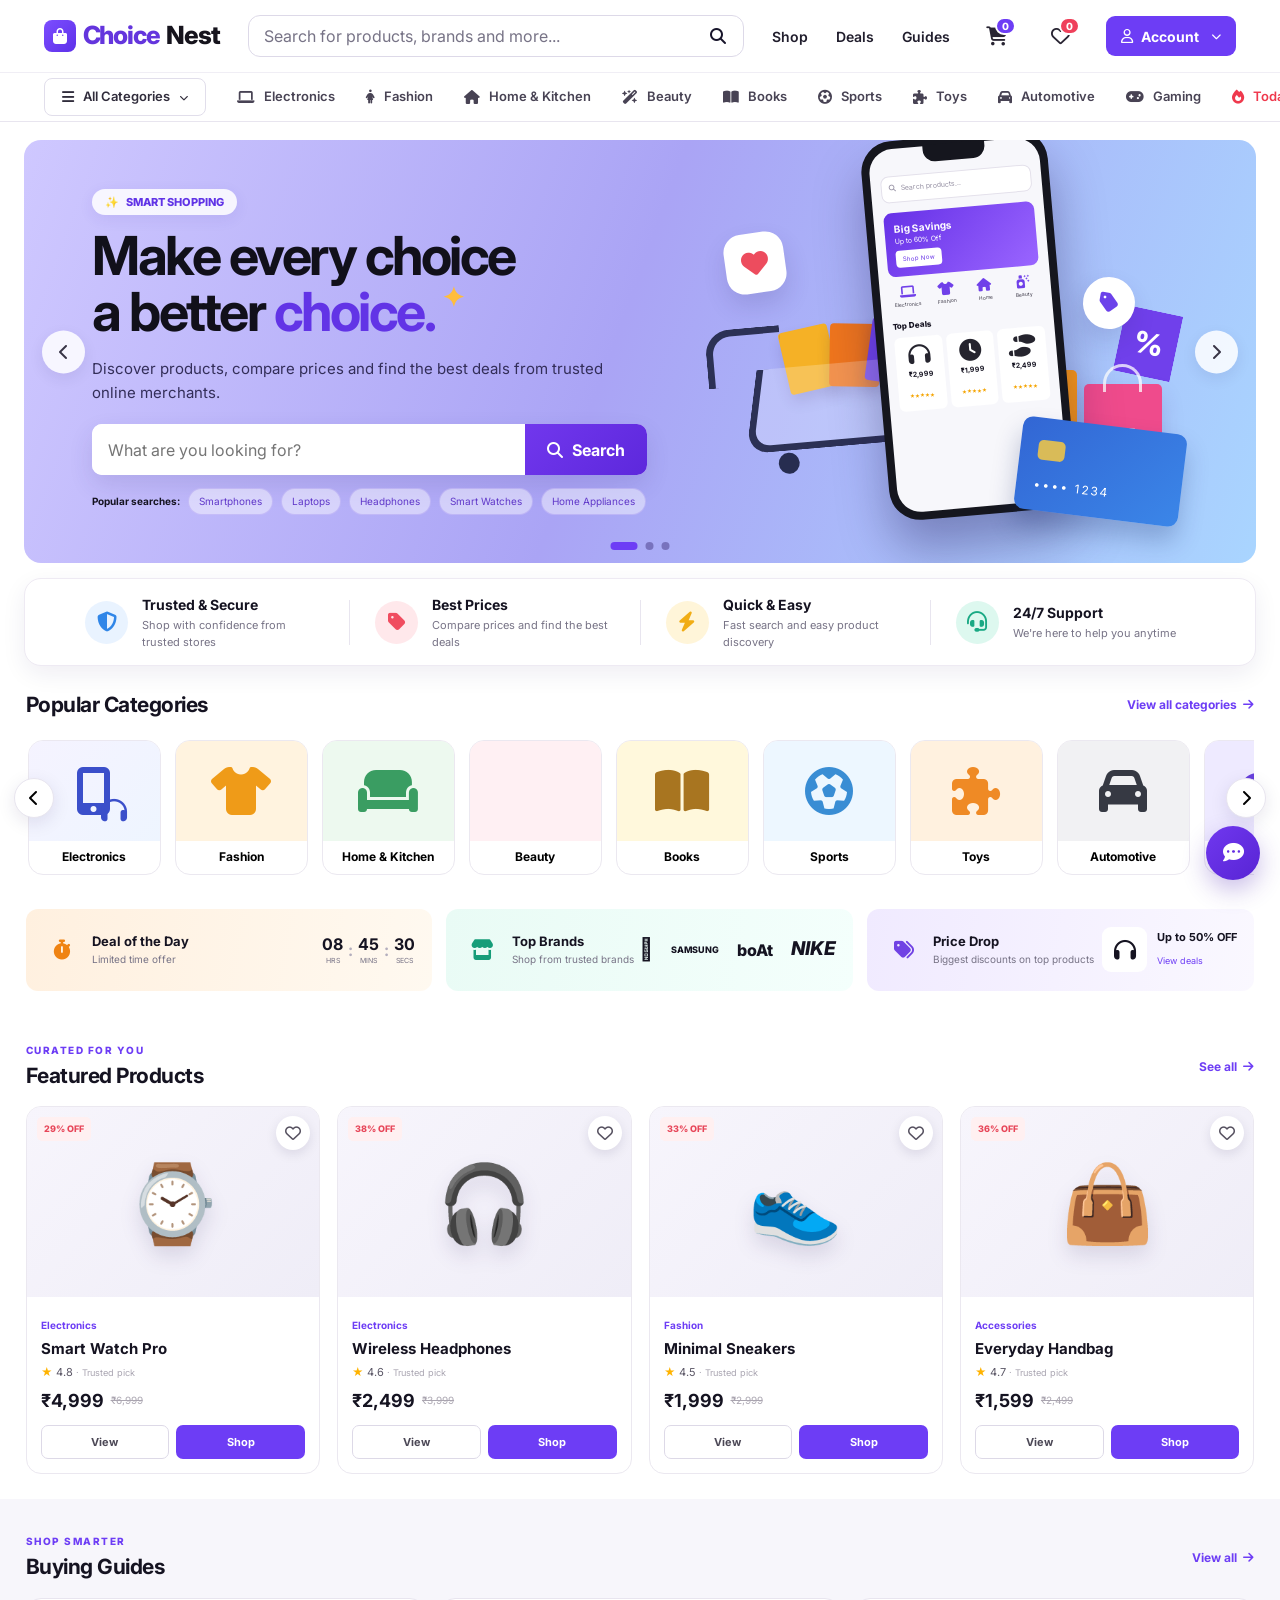
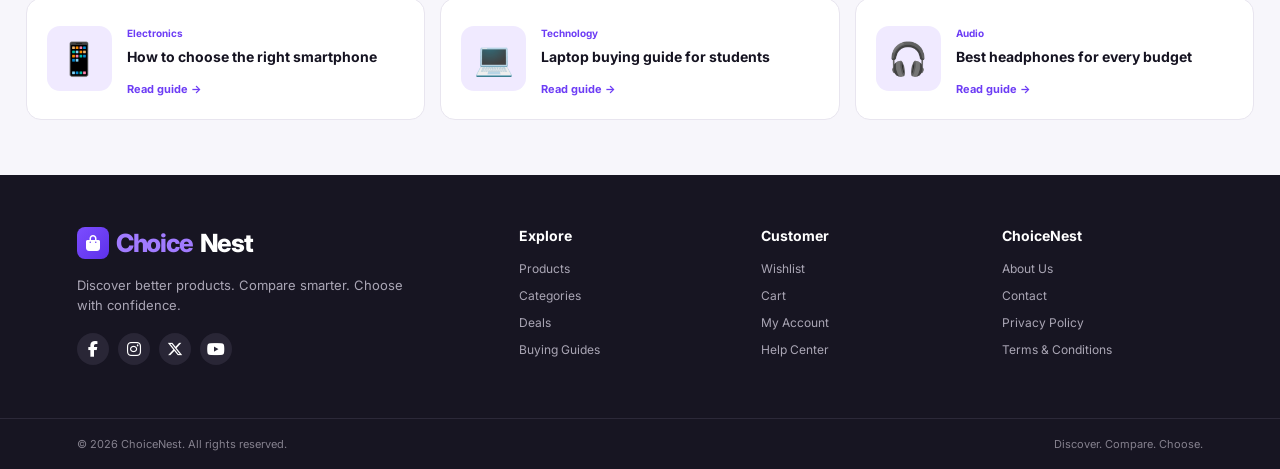
<file: index.html>
<!DOCTYPE html>
<html lang="en">
<head>
  <meta charset="UTF-8">
  <meta name="viewport" content="width=device-width, initial-scale=1.0">

  <title>ChoiceNest | Discover. Compare. Choose.</title>

  <meta
    name="description"
    content="ChoiceNest - Discover products, compare prices and find the best deals from trusted online stores."
  >

  <link rel="preconnect" href="https://fonts.googleapis.com">
  <link rel="preconnect" href="https://fonts.gstatic.com" crossorigin>

  <link
    href="https://fonts.googleapis.com/css2?family=Inter:wght@400;500;600;700;800&display=swap"
    rel="stylesheet"
  >

  <link
    rel="stylesheet"
    href="https://cdnjs.cloudflare.com/ajax/libs/font-awesome/6.5.2/css/all.min.css"
  >

  <link rel="stylesheet" href="css/style.css">
</head>

<body>

<!-- =========================================================
     TOP HEADER
========================================================= -->

<header class="site-header">

  <div class="header-main">

    <!-- LOGO -->
    <a href="index.html" class="logo">
      <span class="logo-icon">
        <i class="fa-solid fa-bag-shopping"></i>
      </span>

      <span class="logo-choice">Choice</span><span class="logo-nest">Nest</span>
    </a>


    <!-- SEARCH -->
    <div class="header-search">

      <input
        id="headerSearch"
        type="search"
        placeholder="Search for products, brands and more..."
      >

      <button id="headerSearchBtn">
        <i class="fa-solid fa-magnifying-glass"></i>
      </button>

    </div>


    <!-- HEADER LINKS -->
    <nav class="header-links">

      <a href="pages/products.html">
        Shop
      </a>

      <a href="#deals">
        Deals
      </a>

      <a href="#guides">
        Guides
      </a>

    </nav>


    <!-- CART -->
    <a href="pages/cart.html" class="header-icon">

      <i class="fa-solid fa-cart-shopping"></i>

      <span id="cartCount" class="header-badge">
        0
      </span>

    </a>


    <!-- WISHLIST -->
    <a href="pages/wishlist.html" class="header-icon">

      <i class="fa-regular fa-heart"></i>

      <span id="wishlistCount" class="header-badge heart-badge">
        0
      </span>

    </a>


    <!-- ACCOUNT -->
    <a id="authButton" href="pages/login.html" class="account-button">

      <i class="fa-regular fa-user"></i>

      <span>Account</span>

      <i class="fa-solid fa-chevron-down account-arrow"></i>

    </a>

  </div>


  <!-- =====================================================
       CATEGORY NAVIGATION
  ====================================================== -->

  <div class="category-navigation">

    <div class="category-navigation-inner">

      <a href="pages/products.html" class="all-category">

        <i class="fa-solid fa-bars"></i>

        <span>All Categories</span>

        <i class="fa-solid fa-chevron-down"></i>

      </a>


      <a href="pages/products.html?category=Electronics">
        <i class="fa-solid fa-laptop"></i>
        Electronics
      </a>

      <a href="pages/products.html?category=Fashion">
        <i class="fa-solid fa-person-dress"></i>
        Fashion
      </a>

      <a href="pages/products.html?category=Home">
        <i class="fa-solid fa-house"></i>
        Home & Kitchen
      </a>

      <a href="pages/products.html?category=Beauty">
        <i class="fa-solid fa-wand-magic-sparkles"></i>
        Beauty
      </a>

      <a href="pages/products.html?category=Books">
        <i class="fa-solid fa-book-open"></i>
        Books
      </a>

      <a href="pages/products.html?category=Sports">
        <i class="fa-solid fa-futbol"></i>
        Sports
      </a>

      <a href="pages/products.html?category=Toys">
        <i class="fa-solid fa-puzzle-piece"></i>
        Toys
      </a>

      <a href="pages/products.html?category=Automotive">
        <i class="fa-solid fa-car"></i>
        Automotive
      </a>

      <a href="pages/products.html?category=Gaming">
        <i class="fa-solid fa-gamepad"></i>
        Gaming
      </a>

      <a href="#deals" class="today-deals">

        <i class="fa-solid fa-fire"></i>

        Today's Deals

      </a>

    </div>

  </div>

</header>


<!-- =========================================================
     MAIN
========================================================= -->

<main>


  <!-- =======================================================
       HERO
  ======================================================== -->

  <section class="hero-section">

    <div class="hero-slider" id="heroSlider">


      <!-- SLIDE 1 -->

      <div class="hero-slide active">

        <div class="hero-content">

          <div class="smart-badge">

            <span>✨</span>

            SMART SHOPPING

          </div>


          <h1>
            Make every choice
            <br>

            a better
            <span>choice.</span>

            <span class="sparkle">✦</span>

          </h1>


          <p>
            Discover products, compare prices and find
            the best deals from trusted online merchants.
          </p>


          <!-- HERO SEARCH -->

          <div class="hero-search">

            <input
              id="heroSearch"
              type="search"
              placeholder="What are you looking for?"
            >

            <button id="heroSearchBtn">

              <i class="fa-solid fa-magnifying-glass"></i>

              Search

            </button>

          </div>


          <!-- POPULAR SEARCH -->

          <div class="popular-searches">

            <strong>Popular searches:</strong>

            <button data-search="Smartphones">
              Smartphones
            </button>

            <button data-search="Laptops">
              Laptops
            </button>

            <button data-search="Headphones">
              Headphones
            </button>

            <button data-search="Smart Watches">
              Smart Watches
            </button>

            <button data-search="Home Appliances">
              Home Appliances
            </button>

          </div>

        </div>


        <!-- HERO VISUAL -->

        <div class="hero-visual">

          <div class="floating-heart floating-one">
            <i class="fa-solid fa-heart"></i>
          </div>

          <div class="floating-tag floating-two">
            <i class="fa-solid fa-tag"></i>
          </div>


          <div class="shopping-cart-art">

            <div class="cart-bag bag-yellow"></div>
            <div class="cart-bag bag-orange"></div>
            <div class="cart-bag bag-purple"></div>

            <div class="cart-handle"></div>

            <div class="cart-body">

              <div class="cart-item item-one"></div>
              <div class="cart-item item-two"></div>
              <div class="cart-item item-three"></div>

            </div>

            <div class="cart-wheel wheel-one"></div>
            <div class="cart-wheel wheel-two"></div>

          </div>


          <!-- PHONE -->

          <div class="phone">

            <div class="phone-notch"></div>

            <div class="phone-screen">

              <div class="phone-search">
                <i class="fa-solid fa-magnifying-glass"></i>
                Search products...
              </div>


              <div class="phone-banner">

                <strong>Big Savings</strong>

                <small>
                  Up to 60% Off
                </small>

                <button>
                  Shop Now
                </button>

              </div>


              <div class="phone-categories">

                <span>
                  <i class="fa-solid fa-laptop"></i>
                  Electronics
                </span>

                <span>
                  <i class="fa-solid fa-shirt"></i>
                  Fashion
                </span>

                <span>
                  <i class="fa-solid fa-house"></i>
                  Home
                </span>

                <span>
                  <i class="fa-solid fa-spray-can-sparkles"></i>
                  Beauty
                </span>

              </div>


              <div class="phone-heading">
                Top Deals
              </div>


              <div class="phone-products">

                <div>
                  <i class="fa-solid fa-headphones"></i>
                  <strong>₹2,999</strong>
                  <small>★★★★★</small>
                </div>

                <div>
                  <i class="fa-solid fa-clock"></i>
                  <strong>₹1,999</strong>
                  <small>★★★★★</small>
                </div>

                <div>
                  <i class="fa-solid fa-shoe-prints"></i>
                  <strong>₹2,499</strong>
                  <small>★★★★★</small>
                </div>

              </div>

            </div>

          </div>


          <div class="shopping-bags">

            <div class="big-bag orange">
              <span>CHOICE</span>
            </div>

            <div class="big-bag pink">
              <span>NEST</span>
            </div>

          </div>


          <div class="discount-tag">
            %
          </div>


          <div class="credit-card">

            <div class="chip"></div>

            <span>•••• 1234</span>

          </div>

        </div>

      </div>


      <!-- SLIDE 2 -->

      <div class="hero-slide">

        <div class="hero-content">

          <div class="smart-badge">
            🔥 LIMITED TIME
          </div>

          <h1>
            Amazing deals.
            <br>
            <span>Smarter shopping.</span>
          </h1>

          <p>
            Compare prices from trusted stores and
            discover products at prices you'll love.
          </p>

          <div class="hero-search">

            <input
              type="search"
              placeholder="Search today's best deals..."
            >

            <button onclick="goToProducts()">

              <i class="fa-solid fa-magnifying-glass"></i>

              Explore

            </button>

          </div>

        </div>


        <div class="hero-deal-visual">

          <div class="deal-circle">

            <span>UP TO</span>

            <strong>60%</strong>

            <span>OFF</span>

          </div>

          <div class="deal-products">

            <div>🎧</div>
            <div>⌚</div>
            <div>👟</div>

          </div>

        </div>

      </div>


      <!-- SLIDE 3 -->

      <div class="hero-slide">

        <div class="hero-content">

          <div class="smart-badge">
            💜 CHOICENEST PICKS
          </div>

          <h1>
            Find products
            <br>
            <span>you'll love.</span>
          </h1>

          <p>
            Browse thousands of products and make
            confident buying decisions.
          </p>

          <button
            class="hero-main-button"
            onclick="goToProducts()"
          >
            Start Shopping
            <i class="fa-solid fa-arrow-right"></i>
          </button>

        </div>

        <div class="hero-picks">

          <div class="pick-card">
            <span>🎧</span>
            <strong>Audio</strong>
          </div>

          <div class="pick-card">
            <span>📱</span>
            <strong>Phones</strong>
          </div>

          <div class="pick-card">
            <span>👟</span>
            <strong>Fashion</strong>
          </div>

          <div class="pick-card">
            <span>🏠</span>
            <strong>Home</strong>
          </div>

        </div>

      </div>


      <!-- SLIDER BUTTONS -->

      <button class="hero-arrow hero-prev" id="heroPrev">
        <i class="fa-solid fa-chevron-left"></i>
      </button>

      <button class="hero-arrow hero-next" id="heroNext">
        <i class="fa-solid fa-chevron-right"></i>
      </button>


      <!-- DOTS -->

      <div class="hero-dots">

        <button class="hero-dot active" data-slide="0"></button>

        <button class="hero-dot" data-slide="1"></button>

        <button class="hero-dot" data-slide="2"></button>

      </div>

    </div>

  </section>


  <!-- =======================================================
       TRUST FEATURES
  ======================================================== -->

  <section class="trust-section">

    <div class="trust-item">

      <div class="trust-icon blue">
        <i class="fa-solid fa-shield-halved"></i>
      </div>

      <div>
        <h3>Trusted & Secure</h3>

        <p>
          Shop with confidence from
          trusted stores
        </p>
      </div>

    </div>


    <div class="trust-divider"></div>


    <div class="trust-item">

      <div class="trust-icon red">
        <i class="fa-solid fa-tag"></i>
      </div>

      <div>
        <h3>Best Prices</h3>

        <p>
          Compare prices and find
          the best deals
        </p>
      </div>

    </div>


    <div class="trust-divider"></div>


    <div class="trust-item">

      <div class="trust-icon yellow">
        <i class="fa-solid fa-bolt"></i>
      </div>

      <div>
        <h3>Quick & Easy</h3>

        <p>
          Fast search and easy
          product discovery
        </p>
      </div>

    </div>


    <div class="trust-divider"></div>


    <div class="trust-item">

      <div class="trust-icon green">
        <i class="fa-solid fa-headset"></i>
      </div>

      <div>
        <h3>24/7 Support</h3>

        <p>
          We're here to help you
          anytime
        </p>
      </div>

    </div>

  </section>


  <!-- =======================================================
       POPULAR CATEGORIES
  ======================================================== -->

  <section class="section categories-section" id="categories">

    <div class="section-header">

      <div>

        <h2>Popular Categories</h2>

      </div>

      <a href="pages/products.html">
        View all categories
        <i class="fa-solid fa-arrow-right"></i>
      </a>

    </div>


    <div class="category-slider">

      <button
        class="category-scroll category-left"
        onclick="scrollCategories(-1)"
      >
        <i class="fa-solid fa-chevron-left"></i>
      </button>


      <div class="categories-wrapper" id="categoriesWrapper">


        <button
          class="category-card"
          data-category="Electronics"
        >

          <div class="category-image electronics-image">

            <i class="fa-solid fa-mobile-screen-button"></i>

            <i class="fa-solid fa-headphones category-small-icon"></i>

          </div>

          <strong>Electronics</strong>

        </button>


        <button
          class="category-card"
          data-category="Fashion"
        >

          <div class="category-image fashion-image">

            <i class="fa-solid fa-shirt"></i>

          </div>

          <strong>Fashion</strong>

        </button>


        <button
          class="category-card"
          data-category="Home"
        >

          <div class="category-image home-image">

            <i class="fa-solid fa-couch"></i>

          </div>

          <strong>Home & Kitchen</strong>

        </button>


        <button
          class="category-card"
          data-category="Beauty"
        >

          <div class="category-image beauty-image">

            <i class="fa-solid fa-lipstick"></i>

          </div>

          <strong>Beauty</strong>

        </button>


        <button
          class="category-card"
          data-category="Books"
        >

          <div class="category-image books-image">

            <i class="fa-solid fa-book-open"></i>

          </div>

          <strong>Books</strong>

        </button>


        <button
          class="category-card"
          data-category="Sports"
        >

          <div class="category-image sports-image">

            <i class="fa-solid fa-futbol"></i>

          </div>

          <strong>Sports</strong>

        </button>


        <button
          class="category-card"
          data-category="Toys"
        >

          <div class="category-image toys-image">

            <i class="fa-solid fa-puzzle-piece"></i>

          </div>

          <strong>Toys</strong>

        </button>


        <button
          class="category-card"
          data-category="Automotive"
        >

          <div class="category-image auto-image">

            <i class="fa-solid fa-car"></i>

          </div>

          <strong>Automotive</strong>

        </button>


        <button
          class="category-card"
          data-category="Gaming"
        >

          <div class="category-image gaming-image">

            <i class="fa-solid fa-gamepad"></i>

          </div>

          <strong>Gaming</strong>

        </button>


        <button
          class="category-card"
          data-category="Accessories"
        >

          <div class="category-image accessories-image">

            <i class="fa-solid fa-bag-shopping"></i>

          </div>

          <strong>Accessories</strong>

        </button>


      </div>


      <button
        class="category-scroll category-right"
        onclick="scrollCategories(1)"
      >
        <i class="fa-solid fa-chevron-right"></i>
      </button>

    </div>

  </section>


  <!-- =======================================================
       DEAL / BRAND / PRICE DROP
  ======================================================== -->

  <section class="quick-deals" id="deals">

    <!-- DEAL OF DAY -->

    <div class="quick-card deal-day">

      <div class="quick-title">

        <span class="quick-icon orange-icon">
          <i class="fa-solid fa-stopwatch"></i>
        </span>

        <div>
          <strong>Deal of the Day</strong>
          <small>Limited time offer</small>
        </div>

      </div>


      <div class="countdown">

        <div>
          <strong id="dealHours">08</strong>
          <small>HRS</small>
        </div>

        <span>:</span>

        <div>
          <strong id="dealMinutes">45</strong>
          <small>MINS</small>
        </div>

        <span>:</span>

        <div>
          <strong id="dealSeconds">32</strong>
          <small>SECS</small>
        </div>

      </div>

    </div>


    <!-- TOP BRANDS -->

    <div class="quick-card top-brands">

      <div class="quick-title">

        <span class="quick-icon green-icon">
          <i class="fa-solid fa-store"></i>
        </span>

        <div>
          <strong>Top Brands</strong>
          <small>Shop from trusted brands</small>
        </div>

      </div>


      <div class="brand-logos">

        <span></span>
        <span class="samsung">SAMSUNG</span>
        <span class="boat">boAt</span>
        <span class="nike">NIKE</span>

      </div>

    </div>


    <!-- PRICE DROP -->

    <div class="quick-card price-drop">

      <div class="quick-title">

        <span class="quick-icon purple-icon">
          <i class="fa-solid fa-tags"></i>
        </span>

        <div>
          <strong>Price Drop</strong>
          <small>Biggest discounts on top products</small>
        </div>

      </div>


      <div class="price-drop-product">

        <div class="mini-product">
          <i class="fa-solid fa-headphones"></i>
        </div>

        <div>
          <strong>Up to 50% OFF</strong>
          <small>View deals</small>
        </div>

      </div>

    </div>

  </section>


  <!-- =======================================================
       FEATURED PRODUCTS
  ======================================================== -->

  <section class="section featured-section">

    <div class="section-header">

      <div>

        <p class="section-label">
          CURATED FOR YOU
        </p>

        <h2>Featured Products</h2>

      </div>

      <a href="pages/products.html">
        See all
        <i class="fa-solid fa-arrow-right"></i>
      </a>

    </div>


    <div
      id="featuredProducts"
      class="product-grid"
    ></div>

  </section>


  <!-- =======================================================
       GUIDES
  ======================================================== -->

  <section class="guides-section" id="guides">

    <div class="section-header">

      <div>

        <p class="section-label">
          SHOP SMARTER
        </p>

        <h2>Buying Guides</h2>

      </div>

      <a href="#">
        View all
        <i class="fa-solid fa-arrow-right"></i>
      </a>

    </div>


    <div class="guides-grid">

      <article class="guide-card">

        <div class="guide-icon">
          📱
        </div>

        <div>

          <span>Electronics</span>

          <h3>
            How to choose the right smartphone
          </h3>

          <a href="pages/guides.html?guide=smartphone">
    Read guide →
          </a>

        </div>

      </article>


      <article class="guide-card">

        <div class="guide-icon">
          💻
        </div>

        <div>

          <span>Technology</span>

          <h3>
            Laptop buying guide for students
          </h3>

          <a href="pages/guides.html?guide=laptop">
    Read guide →
          </a>

        </div>

      </article>


      <article class="guide-card">

        <div class="guide-icon">
          🎧
        </div>

        <div>

          <span>Audio</span>

          <h3>
            Best headphones for every budget
          </h3>

          <a href="pages/guides.html?guide=headphones">
    Read guide →
          </a>

        </div>

      </article>

    </div>

  </section>


</main>


<!-- =========================================================
     FLOATING CHAT
========================================================= -->

<button class="chat-button" id="chatButton">

  <i class="fa-solid fa-comment-dots"></i>

</button>


<!-- =========================================================
     FOOTER
========================================================= -->

<footer>

  <div class="footer-container">


    <div class="footer-brand">

      <a href="index.html" class="logo footer-logo">

        <span class="logo-icon">
          <i class="fa-solid fa-bag-shopping"></i>
        </span>

        <span class="logo-choice">Choice</span><span class="logo-nest">Nest</span>

      </a>

      <p>
        Discover better products.
        Compare smarter.
        Choose with confidence.
      </p>


      <div class="social-links">

        <a href="#">
          <i class="fa-brands fa-facebook-f"></i>
        </a>

        <a href="#">
          <i class="fa-brands fa-instagram"></i>
        </a>

        <a href="#">
          <i class="fa-brands fa-x-twitter"></i>
        </a>

        <a href="#">
          <i class="fa-brands fa-youtube"></i>
        </a>

      </div>

    </div>


    <div>

      <h4>Explore</h4>

      <a href="pages/products.html">
        Products
      </a>

      <a href="#categories">
        Categories
      </a>

      <a href="#deals">
        Deals
      </a>

      <a href="#guides">
        Buying Guides
      </a>

    </div>


    <div>

      <h4>Customer</h4>

      <a href="pages/wishlist.html">
        Wishlist
      </a>

      <a href="pages/cart.html">
        Cart
      </a>

      <a href="pages/profile.html">
        My Account
      </a>

      <a href="#">
        Help Center
      </a>

    </div>


    <div>

      <h4>ChoiceNest</h4>

      <a href="#">
        About Us
      </a>

      <a href="#">
        Contact
      </a>

      <a href="#">
        Privacy Policy
      </a>

      <a href="#">
        Terms & Conditions
      </a>

    </div>


  </div>


  <div class="footer-bottom">

    <p>
      © 2026 ChoiceNest. All rights reserved.
    </p>

    <p>
      Discover. Compare. Choose.
    </p>

  </div>

</footer>


<script src="js/app.js"></script>

</body>
</html>
</file>
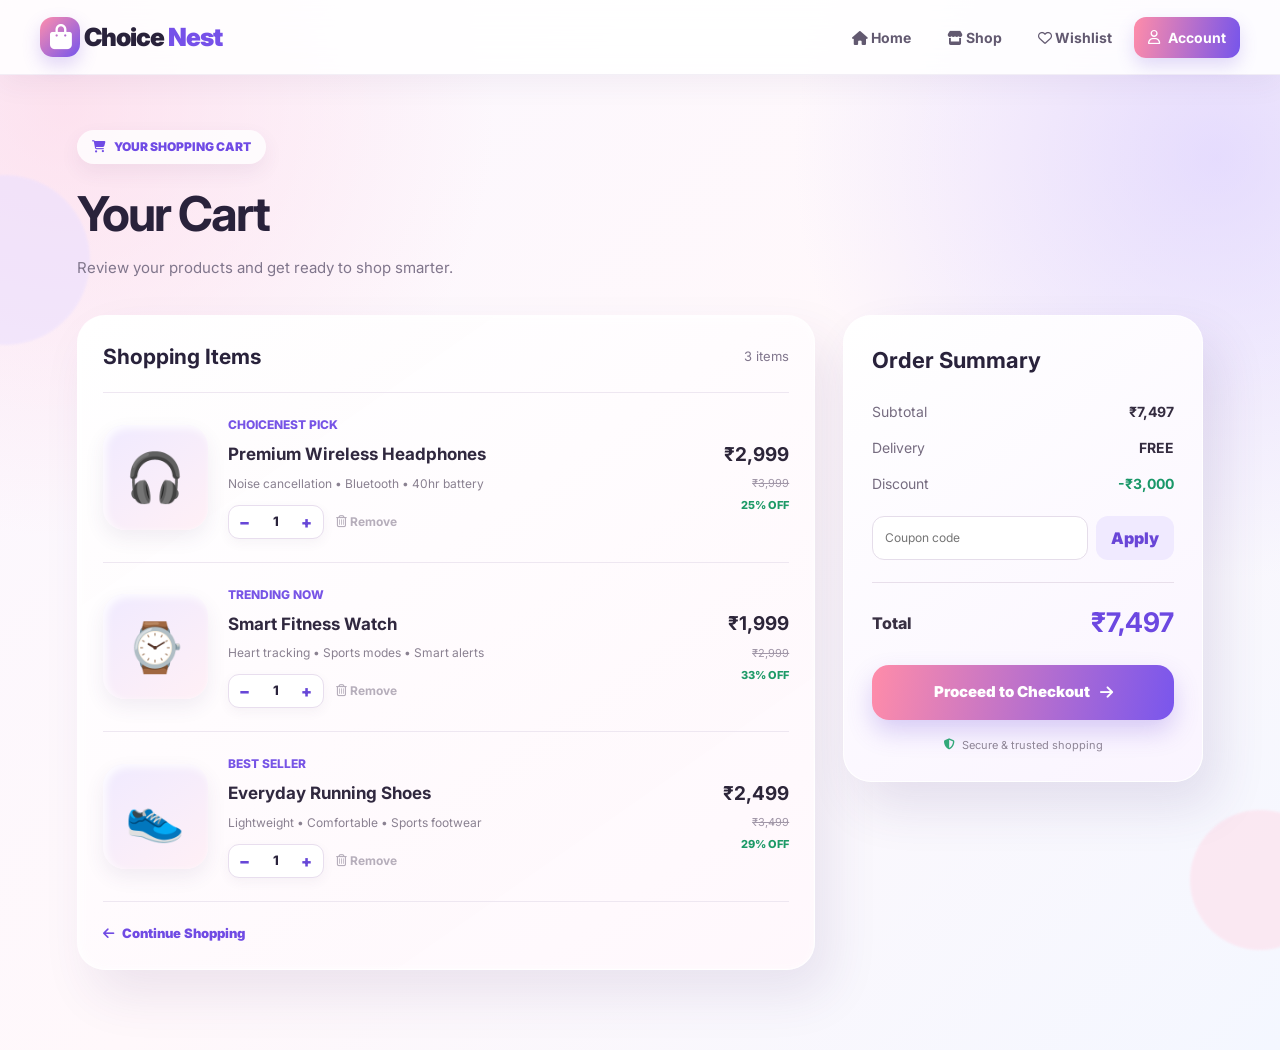
<file: pages/cart.html>
<!DOCTYPE html>
<html lang="en">

<head>

    <meta charset="UTF-8">
    <meta name="viewport" content="width=device-width, initial-scale=1.0">

    <title>Cart | ChoiceNest</title>

    <meta
        name="description"
        content="ChoiceNest shopping cart - review your selected products and compare the best deals."
    >

    <link rel="preconnect" href="https://fonts.googleapis.com">
    <link rel="preconnect" href="https://fonts.gstatic.com" crossorigin>

    <link
        href="https://fonts.googleapis.com/css2?family=Inter:wght@400;500;600;700;800&display=swap"
        rel="stylesheet"
    >

    <link
        rel="stylesheet"
        href="https://cdnjs.cloudflare.com/ajax/libs/font-awesome/6.5.2/css/all.min.css"
    >

    <link rel="stylesheet" href="../css/style.css">


    <style>

        /* =====================================================
           CHOICENEST CART PAGE
        ===================================================== */

        * {
            box-sizing: border-box;
        }

        body {
            margin: 0;

            font-family: "Inter", sans-serif;

            background:
                radial-gradient(
                    circle at 5% 10%,
                    rgba(255, 208, 226, .55),
                    transparent 28%
                ),
                radial-gradient(
                    circle at 95% 15%,
                    rgba(210, 197, 255, .55),
                    transparent 28%
                ),
                linear-gradient(
                    135deg,
                    #faf7ff,
                    #fff8fb 50%,
                    #f4f7ff
                );

            color: #29223b;
        }


        /* =====================================================
           HEADER
        ===================================================== */

        .cart-header {
            position: sticky;

            top: 0;

            z-index: 100;

            background: rgba(255,255,255,.88);

            backdrop-filter: blur(18px);

            border-bottom: 1px solid rgba(100,70,140,.08);

            box-shadow:
                0 8px 30px rgba(70,50,100,.06);
        }


        .cart-header-inner {
            max-width: 1250px;

            margin: auto;

            min-height: 74px;

            padding: 0 25px;

            display: flex;

            align-items: center;

            justify-content: space-between;

            gap: 25px;
        }


        /* =====================================================
           LOGO
        ===================================================== */

        .cart-logo {
            text-decoration: none;

            font-size: 25px;

            font-weight: 900;

            letter-spacing: -1px;

            white-space: nowrap;
        }


        .cart-logo-icon {
            width: 40px;
            height: 40px;

            display: inline-grid;

            place-items: center;

            border-radius: 13px;

            color: white;

            background:
                linear-gradient(
                    135deg,
                    #ff8eac,
                    #7655ed
                );

            box-shadow:
                0 8px 18px rgba(112,75,220,.22);
        }


        .cart-logo-choice {
            color: #29223b;
        }


        .cart-logo-nest {
            color: #7651e9;
        }


        /* =====================================================
           NAVIGATION
        ===================================================== */

        .cart-navigation {
            display: flex;

            align-items: center;

            gap: 8px;
        }


        .cart-navigation a {
            text-decoration: none;

            color: #625970;

            font-size: 14px;

            font-weight: 700;

            padding: 10px 14px;

            border-radius: 12px;

            transition: .25s;
        }


        .cart-navigation a:hover {
            color: #704be4;

            background: #f4efff;

            transform: translateY(-2px);
        }


        .cart-account {
            display: flex;

            align-items: center;

            gap: 8px;

            padding: 10px 15px;

            border-radius: 14px;

            color: white !important;

            background:
                linear-gradient(
                    100deg,
                    #ff8ca9,
                    #7655eb
                ) !important;

            box-shadow:
                0 8px 18px rgba(117,80,220,.2);
        }


        /* =====================================================
           CART PAGE
        ===================================================== */

        .cart-page {
            min-height: calc(100vh - 74px);

            padding: 55px 6% 80px;

            position: relative;

            overflow: hidden;
        }


        /* =====================================================
           DECORATIONS
        ===================================================== */

        .cart-decoration {
            position: absolute;

            border-radius: 50%;

            pointer-events: none;

            filter: blur(1px);

            opacity: .55;

            animation:
                cartFloat 6s ease-in-out infinite;
        }


        .decoration-one {
            width: 170px;
            height: 170px;

            background: #eadfff;

            top: 100px;
            left: -80px;
        }


        .decoration-two {
            width: 140px;
            height: 140px;

            background: #ffdce9;

            right: -50px;
            bottom: 100px;

            animation-delay: 2s;
        }


        @keyframes cartFloat {

            0%,
            100% {
                transform: translateY(0);
            }

            50% {
                transform: translateY(-20px);
            }

        }


        .cart-container {
            max-width: 1200px;

            margin: auto;

            position: relative;

            z-index: 2;
        }


        /* =====================================================
           PAGE TITLE
        ===================================================== */

        .cart-heading {
            margin-bottom: 35px;
        }


        .cart-heading-badge {
            display: inline-flex;

            align-items: center;

            gap: 8px;

            padding: 8px 15px;

            border-radius: 30px;

            background: rgba(255,255,255,.8);

            color: #704be5;

            font-size: 12px;

            font-weight: 900;

            box-shadow:
                0 8px 20px rgba(80,50,120,.07);
        }


        .cart-heading h1 {
            margin: 14px 0 7px;

            font-size: clamp(32px, 5vw, 48px);

            letter-spacing: -2px;

            color: #29223b;
        }


        .cart-heading p {
            margin: 0;

            color: #80768c;

            font-size: 15px;
        }


        /* =====================================================
           CART LAYOUT
        ===================================================== */

        .cart-layout {
            display: grid;

            grid-template-columns: 1fr 360px;

            gap: 28px;

            align-items: start;
        }


        /* =====================================================
           CART ITEMS CARD
        ===================================================== */

        .cart-items-card {
            background:
                linear-gradient(
                    145deg,
                    rgba(255,255,255,.97),
                    rgba(255,247,252,.96)
                );

            border: 1px solid rgba(255,255,255,.9);

            border-radius: 28px;

            padding: 25px;

            box-shadow:
                15px 25px 50px rgba(75,50,120,.1),
                inset 2px 2px 8px rgba(255,255,255,.9);
        }


        .cart-card-header {
            display: flex;

            align-items: center;

            justify-content: space-between;

            padding-bottom: 20px;

            border-bottom: 1px solid #eee7f1;
        }


        .cart-card-header h2 {
            margin: 0;

            font-size: 21px;
        }


        .cart-card-header span {
            color: #81768d;

            font-size: 13px;
        }


        /* =====================================================
           CART ITEM
        ===================================================== */

        .cart-item {
            display: grid;

            grid-template-columns: 105px 1fr auto;

            gap: 20px;

            align-items: center;

            padding: 23px 0;

            border-bottom: 1px solid #eee7f1;

            animation: itemAppear .4s ease;

            transition: .25s;
        }


        @keyframes itemAppear {

            from {
                opacity: 0;

                transform: translateY(10px);
            }

            to {
                opacity: 1;

                transform: translateY(0);
            }

        }


        /* =====================================================
           PRODUCT IMAGE
        ===================================================== */

        .product-image {
            width: 105px;
            height: 105px;

            border-radius: 22px;

            display: grid;

            place-items: center;

            font-size: 48px;

            background:
                linear-gradient(
                    145deg,
                    #f0eaff,
                    #fff0f6
                );

            box-shadow:
                inset 3px 3px 8px rgba(255,255,255,.9),
                0 8px 20px rgba(80,50,110,.08);
        }


        .product-info h3 {
            margin: 0 0 7px;

            font-size: 17px;

            color: #30283f;
        }


        .product-brand {
            color: #7754e6;

            font-size: 12px;

            font-weight: 800;

            margin-bottom: 8px;
        }


        .product-description {
            color: #8a8191;

            font-size: 12px;

            margin-bottom: 12px;
        }


        /* =====================================================
           QUANTITY
        ===================================================== */

        .quantity-row {
            display: flex;

            align-items: center;

            gap: 12px;
        }


        .quantity-control {
            display: flex;

            align-items: center;

            overflow: hidden;

            border-radius: 11px;

            border: 1px solid #e8deee;

            background: #fff;

            box-shadow:
                0 4px 12px rgba(80,50,100,.05);
        }


        .quantity-control button {
            width: 32px;
            height: 32px;

            border: 0;

            background: transparent;

            color: #6747d7;

            font-weight: 900;

            cursor: pointer;

            transition: .2s;
        }


        .quantity-control button:hover {
            background: #f1ebff;
        }


        .quantity-control span {
            min-width: 30px;

            text-align: center;

            font-size: 13px;

            font-weight: 800;
        }


        .remove-button {
            border: 0;

            background: transparent;

            color: #b6aebb;

            cursor: pointer;

            font-size: 12px;

            font-weight: 700;

            transition: .2s;
        }


        .remove-button:hover {
            color: #e04c69;
        }


        /* =====================================================
           PRICE
        ===================================================== */

        .product-price {
            text-align: right;

            white-space: nowrap;
        }


        .product-price strong {
            display: block;

            font-size: 19px;

            color: #2c2539;
        }


        .product-price small {
            color: #a197a8;

            text-decoration: line-through;

            font-size: 11px;
        }


        .product-price .discount {
            display: block;

            margin-top: 4px;

            color: #1d9a67;

            font-size: 11px;

            font-weight: 800;
        }


        /* =====================================================
           CONTINUE SHOPPING
        ===================================================== */

        .continue-shopping {
            display: inline-flex;

            align-items: center;

            gap: 8px;

            margin-top: 22px;

            color: #704be4;

            text-decoration: none;

            font-size: 13px;

            font-weight: 900;

            transition: .2s;
        }


        .continue-shopping:hover {
            transform: translateX(-4px);
        }


        /* =====================================================
           SUMMARY
        ===================================================== */

        .summary-card {
            background:
                linear-gradient(
                    145deg,
                    rgba(255,255,255,.98),
                    rgba(250,244,255,.98)
                );

            border-radius: 28px;

            padding: 28px;

            box-shadow:
                15px 25px 50px rgba(75,50,120,.12);

            border: 1px solid rgba(255,255,255,.9);

            position: sticky;

            top: 100px;
        }


        .summary-card h2 {
            margin: 0 0 24px;

            font-size: 22px;
        }


        .summary-row {
            display: flex;

            justify-content: space-between;

            align-items: center;

            margin-bottom: 15px;

            color: #766c80;

            font-size: 14px;
        }


        .summary-row strong {
            color: #342c40;
        }


        .summary-discount {
            color: #199768 !important;
        }


        .summary-divider {
            height: 1px;

            background: #e8dfeb;

            margin: 20px 0;
        }


        .summary-total {
            display: flex;

            justify-content: space-between;

            align-items: center;

            margin-bottom: 22px;
        }


        .summary-total span {
            font-weight: 800;

            color: #393043;
        }


        .summary-total strong {
            font-size: 27px;

            color: #6c48e1;
        }


        /* =====================================================
           CHECKOUT BUTTON
        ===================================================== */

        .checkout-button {
            width: 100%;

            border: 0;

            padding: 16px;

            border-radius: 17px;

            color: white;

            background:
                linear-gradient(
                    100deg,
                    #ff8ca9,
                    #7956ed
                );

            font-size: 15px;

            font-weight: 900;

            cursor: pointer;

            box-shadow:
                0 12px 25px rgba(113,75,220,.25);

            transition: .25s;

            display: flex;

            align-items: center;

            justify-content: center;

            gap: 10px;
        }


        .checkout-button:hover {
            transform: translateY(-3px);

            box-shadow:
                0 17px 30px rgba(113,75,220,.32);
        }


        .checkout-button:active {
            transform: translateY(0);
        }


        /* =====================================================
           SECURE PAYMENT
        ===================================================== */

        .secure-payment {
            display: flex;

            justify-content: center;

            align-items: center;

            gap: 7px;

            margin-top: 17px;

            color: #8e8596;

            font-size: 11px;
        }


        .secure-payment i {
            color: #32a879;
        }


        /* =====================================================
           COUPON
        ===================================================== */

        .coupon-box {
            display: flex;

            gap: 8px;

            margin: 22px 0;
        }


        .coupon-box input {
            flex: 1;

            min-width: 0;

            border: 1px solid #e5ddea;

            outline: none;

            border-radius: 12px;

            padding: 12px;

            background: #fff;

            font-family: inherit;

            font-size: 12px;
        }


        .coupon-box input:focus {
            border-color: #a38aee;

            box-shadow:
                0 0 0 3px rgba(110,78,230,.08);
        }


        .coupon-box button {
            border: 0;

            padding: 0 15px;

            border-radius: 12px;

            color: #6946d7;

            background: #f0eaff;

            font-weight: 900;

            cursor: pointer;

            transition: .2s;
        }


        .coupon-box button:hover {
            background: #e5dcff;
        }


        /* =====================================================
           EMPTY CART
        ===================================================== */

        .empty-cart {
            display: none;

            text-align: center;

            padding: 70px 20px;
        }


        .empty-cart.show {
            display: block;
        }


        .empty-icon {
            width: 110px;
            height: 110px;

            margin: 0 auto 22px;

            display: grid;

            place-items: center;

            border-radius: 35px;

            font-size: 48px;

            background:
                linear-gradient(
                    145deg,
                    #ffe2ed,
                    #e9e0ff
                );

            box-shadow:
                0 15px 30px rgba(90,60,130,.1);

            animation:
                emptyFloat 4s ease-in-out infinite;
        }


        @keyframes emptyFloat {

            0%,
            100% {
                transform: translateY(0);
            }

            50% {
                transform: translateY(-10px);
            }

        }


        .empty-cart h2 {
            margin: 0 0 8px;

            font-size: 25px;
        }


        .empty-cart p {
            color: #82798a;

            margin-bottom: 25px;
        }


        .shop-now-button {
            display: inline-flex;

            align-items: center;

            gap: 9px;

            text-decoration: none;

            padding: 14px 22px;

            border-radius: 15px;

            color: white;

            font-weight: 900;

            background:
                linear-gradient(
                    100deg,
                    #ff8da8,
                    #7654e9
                );

            box-shadow:
                0 10px 22px rgba(110,75,220,.22);
        }


        /* =====================================================
           TOAST
        ===================================================== */

        .cart-toast {
            position: fixed;

            right: 25px;

            bottom: 25px;

            z-index: 999;

            background: #302840;

            color: white;

            padding: 14px 18px;

            border-radius: 14px;

            font-size: 13px;

            font-weight: 700;

            box-shadow:
                0 15px 35px rgba(40,25,60,.25);

            transform: translateY(100px);

            opacity: 0;

            pointer-events: none;

            transition: .3s;
        }


        .cart-toast.show {
            transform: translateY(0);

            opacity: 1;
        }


        /* =====================================================
           RESPONSIVE
        ===================================================== */

        @media(max-width:950px) {

            .cart-layout {
                grid-template-columns: 1fr;
            }

            .summary-card {
                position: static;
            }

        }


        @media(max-width:700px) {

            .cart-header-inner {
                min-height: 65px;

                padding: 0 16px;
            }


            .cart-navigation a:not(.cart-account) {
                display: none;
            }


            .cart-logo {
                font-size: 21px;
            }


            .cart-page {
                padding: 35px 16px 60px;
            }


            .cart-items-card {
                padding: 18px;

                border-radius: 22px;
            }


            .cart-item {
                grid-template-columns: 75px 1fr;

                gap: 14px;
            }


            .product-image {
                width: 75px;
                height: 75px;

                font-size: 34px;

                grid-row: span 2;
            }


            .product-price {
                grid-column: 2;

                text-align: left;
            }


            .product-info h3 {
                font-size: 14px;
            }


            .product-description {
                display: none;
            }


            .summary-card {
                border-radius: 22px;

                padding: 22px;
            }

        }


        @media(max-width:450px) {

            .cart-account span {
                display: none;
            }


            .cart-heading h1 {
                font-size: 34px;
            }


            .cart-card-header h2 {
                font-size: 18px;
            }

        }

    </style>

</head>


<body>


<!-- =====================================================
     HEADER
===================================================== -->

<header class="cart-header">

    <div class="cart-header-inner">


        <!-- LOGO -->

        <a href="../index.html" class="cart-logo">

            <span class="cart-logo-icon">
                <i class="fa-solid fa-bag-shopping"></i>
            </span>

            <span class="cart-logo-choice">
                Choice
            </span>

            <span class="cart-logo-nest">
                Nest
            </span>

        </a>


        <!-- NAVIGATION -->

        <nav class="cart-navigation">

            <a href="../index.html">

                <i class="fa-solid fa-house"></i>

                Home

            </a>


            <a href="products.html">

                <i class="fa-solid fa-store"></i>

                Shop

            </a>


            <a href="wishlist.html">

                <i class="fa-regular fa-heart"></i>

                Wishlist

            </a>


            <a
                href="login.html"
                class="cart-account"
            >

                <i class="fa-regular fa-user"></i>

                <span>
                    Account
                </span>

            </a>

        </nav>

    </div>

</header>


<!-- =====================================================
     MAIN
===================================================== -->

<main class="cart-page">


    <!-- DECORATIONS -->

    <div class="cart-decoration decoration-one"></div>

    <div class="cart-decoration decoration-two"></div>


    <div class="cart-container">


        <!-- =================================================
             PAGE TITLE
        ================================================== -->

        <div class="cart-heading">

            <div class="cart-heading-badge">

                <i class="fa-solid fa-cart-shopping"></i>

                YOUR SHOPPING CART

            </div>


            <h1>
                Your Cart
            </h1>


            <p>
                Review your products and get ready to shop smarter.
            </p>

        </div>


        <!-- =================================================
             CART CONTENT
        ================================================== -->

        <div class="cart-layout">


            <!-- =================================================
                 LEFT CART
            ================================================== -->

            <section class="cart-items-card">


                <!-- CART HEADER -->

                <div class="cart-card-header">

                    <h2>
                        Shopping Items
                    </h2>

                    <span id="itemCount">
                        3 items
                    </span>

                </div>


                <!-- CART ITEMS -->

                <div id="cartItems">


                    <!-- ITEM 1 -->

                    <article
                        class="cart-item"
                        data-price="2999"
                        data-original="3999"
                    >

                        <div class="product-image">
                            🎧
                        </div>


                        <div class="product-info">

                            <div class="product-brand">
                                CHOICENEST PICK
                            </div>


                            <h3>
                                Premium Wireless Headphones
                            </h3>


                            <div class="product-description">
                                Noise cancellation • Bluetooth • 40hr battery
                            </div>


                            <div class="quantity-row">


                                <div class="quantity-control">

                                    <button
                                        type="button"
                                        onclick="changeQuantity(this, -1)"
                                    >
                                        −
                                    </button>


                                    <span class="quantity">
                                        1
                                    </span>


                                    <button
                                        type="button"
                                        onclick="changeQuantity(this, 1)"
                                    >
                                        +
                                    </button>

                                </div>


                                <button
                                    type="button"
                                    class="remove-button"
                                    onclick="removeItem(this)"
                                >

                                    <i class="fa-regular fa-trash-can"></i>

                                    Remove

                                </button>

                            </div>

                        </div>


                        <div class="product-price">

                            <strong>
                                ₹2,999
                            </strong>

                            <small>
                                ₹3,999
                            </small>

                            <span class="discount">
                                25% OFF
                            </span>

                        </div>

                    </article>


                    <!-- ITEM 2 -->

                    <article
                        class="cart-item"
                        data-price="1999"
                        data-original="2999"
                    >

                        <div class="product-image">
                            ⌚
                        </div>


                        <div class="product-info">

                            <div class="product-brand">
                                TRENDING NOW
                            </div>


                            <h3>
                                Smart Fitness Watch
                            </h3>


                            <div class="product-description">
                                Heart tracking • Sports modes • Smart alerts
                            </div>


                            <div class="quantity-row">


                                <div class="quantity-control">

                                    <button
                                        type="button"
                                        onclick="changeQuantity(this, -1)"
                                    >
                                        −
                                    </button>


                                    <span class="quantity">
                                        1
                                    </span>


                                    <button
                                        type="button"
                                        onclick="changeQuantity(this, 1)"
                                    >
                                        +
                                    </button>

                                </div>


                                <button
                                    type="button"
                                    class="remove-button"
                                    onclick="removeItem(this)"
                                >

                                    <i class="fa-regular fa-trash-can"></i>

                                    Remove

                                </button>

                            </div>

                        </div>


                        <div class="product-price">

                            <strong>
                                ₹1,999
                            </strong>

                            <small>
                                ₹2,999
                            </small>

                            <span class="discount">
                                33% OFF
                            </span>

                        </div>

                    </article>


                    <!-- ITEM 3 -->

                    <article
                        class="cart-item"
                        data-price="2499"
                        data-original="3499"
                    >

                        <div class="product-image">
                            👟
                        </div>


                        <div class="product-info">

                            <div class="product-brand">
                                BEST SELLER
                            </div>


                            <h3>
                                Everyday Running Shoes
                            </h3>


                            <div class="product-description">
                                Lightweight • Comfortable • Sports footwear
                            </div>


                            <div class="quantity-row">


                                <div class="quantity-control">

                                    <button
                                        type="button"
                                        onclick="changeQuantity(this, -1)"
                                    >
                                        −
                                    </button>


                                    <span class="quantity">
                                        1
                                    </span>


                                    <button
                                        type="button"
                                        onclick="changeQuantity(this, 1)"
                                    >
                                        +
                                    </button>

                                </div>


                                <button
                                    type="button"
                                    class="remove-button"
                                    onclick="removeItem(this)"
                                >

                                    <i class="fa-regular fa-trash-can"></i>

                                    Remove

                                </button>

                            </div>

                        </div>


                        <div class="product-price">

                            <strong>
                                ₹2,499
                            </strong>

                            <small>
                                ₹3,499
                            </small>

                            <span class="discount">
                                29% OFF
                            </span>

                        </div>

                    </article>


                </div>


                <!-- =================================================
                     EMPTY CART
                ================================================== -->

                <div
                    id="emptyCart"
                    class="empty-cart"
                >

                    <div class="empty-icon">
                        🛒
                    </div>


                    <h2>
                        Your cart is empty
                    </h2>


                    <p>
                        Looks like you haven't added anything yet.
                    </p>


                    <a
                        href="products.html"
                        class="shop-now-button"
                    >

                        Start Shopping

                        <i class="fa-solid fa-arrow-right"></i>

                    </a>

                </div>


                <!-- CONTINUE SHOPPING -->

                <a
                    href="products.html"
                    class="continue-shopping"
                >

                    <i class="fa-solid fa-arrow-left"></i>

                    Continue Shopping

                </a>

            </section>


            <!-- =================================================
                 ORDER SUMMARY
            ================================================== -->

            <aside class="summary-card">


                <h2>
                    Order Summary
                </h2>


                <!-- SUBTOTAL -->

                <div class="summary-row">

                    <span>
                        Subtotal
                    </span>

                    <strong id="subtotal">
                        ₹7,497
                    </strong>

                </div>


                <!-- DELIVERY -->

                <div class="summary-row">

                    <span>
                        Delivery
                    </span>

                    <strong>
                        FREE
                    </strong>

                </div>


                <!-- DISCOUNT -->

                <div class="summary-row">

                    <span>
                        Discount
                    </span>

                    <strong
                        id="discount"
                        class="summary-discount"
                    >
                        -₹2,997
                    </strong>

                </div>


                <!-- COUPON -->

                <div class="coupon-box">

                    <input
                        type="text"
                        id="couponInput"
                        placeholder="Coupon code"
                    >


                    <button
                        type="button"
                        onclick="applyCoupon()"
                    >
                        Apply
                    </button>

                </div>


                <div class="summary-divider"></div>


                <!-- TOTAL -->

                <div class="summary-total">

                    <span>
                        Total
                    </span>

                    <strong id="total">
                        ₹7,497
                    </strong>

                </div>


                <!-- =================================================
                     FIXED CHECKOUT BUTTON
                ================================================== -->

                <button
                    type="button"
                    class="checkout-button"
                    onclick="goToCheckout()"
                >

                    <span>
                        Proceed to Checkout
                    </span>

                    <i class="fa-solid fa-arrow-right"></i>

                </button>


                <!-- SECURE PAYMENT -->

                <div class="secure-payment">

                    <i class="fa-solid fa-shield-halved"></i>

                    Secure & trusted shopping

                </div>

            </aside>


        </div>

    </div>

</main>


<!-- =====================================================
     TOAST
===================================================== -->

<div
    id="cartToast"
    class="cart-toast"
></div>


<script>


/* =====================================================
   ELEMENTS
===================================================== */

const cartItems =
    document.getElementById("cartItems");


const emptyCart =
    document.getElementById("emptyCart");


const subtotalElement =
    document.getElementById("subtotal");


const discountElement =
    document.getElementById("discount");


const totalElement =
    document.getElementById("total");


const itemCountElement =
    document.getElementById("itemCount");


/* =====================================================
   FORMAT PRICE
===================================================== */

function formatPrice(number) {

    return "₹" +
        number.toLocaleString("en-IN");

}


/* =====================================================
   UPDATE CART
===================================================== */

function updateCart() {

    const items =
        document.querySelectorAll(
            "#cartItems .cart-item"
        );


    let subtotal = 0;

    let originalTotal = 0;

    let itemCount = 0;


    items.forEach(item => {

        const price =
            Number(item.dataset.price);


        const original =
            Number(item.dataset.original);


        const quantity =
            Number(
                item.querySelector(".quantity").textContent
            );


        subtotal +=
            price * quantity;


        originalTotal +=
            original * quantity;


        itemCount +=
            quantity;


        const priceElement =
            item.querySelector(
                ".product-price strong"
            );


        priceElement.textContent =
            formatPrice(
                price * quantity
            );

    });


    const discount =
        originalTotal - subtotal;


    subtotalElement.textContent =
        formatPrice(subtotal);


    discountElement.textContent =
        "-" +
        formatPrice(discount);


    totalElement.textContent =
        formatPrice(subtotal);


    itemCountElement.textContent =
        itemCount +
        (
            itemCount === 1
                ? " item"
                : " items"
        );


    /* =================================================
       EMPTY CART
    ================================================= */

    if (items.length === 0) {

        emptyCart.classList.add("show");

        cartItems.style.display =
            "none";

    } else {

        emptyCart.classList.remove("show");

        cartItems.style.display =
            "block";

    }


    /* =================================================
       SAVE CART COUNT
    ================================================= */

    localStorage.setItem(
        "cn_cart_count",
        itemCount
    );

}


/* =====================================================
   CHANGE QUANTITY
===================================================== */

function changeQuantity(button, amount) {

    const item =
        button.closest(".cart-item");


    const quantityElement =
        item.querySelector(".quantity");


    let quantity =
        Number(
            quantityElement.textContent
        );


    quantity += amount;


    if (quantity < 1) {

        quantity = 1;

    }


    quantityElement.textContent =
        quantity;


    showToast(
        "Cart quantity updated"
    );


    updateCart();

}


/* =====================================================
   REMOVE ITEM
===================================================== */

function removeItem(button) {

    const item =
        button.closest(".cart-item");


    item.style.opacity =
        "0";


    item.style.transform =
        "translateX(30px)";


    setTimeout(() => {

        item.remove();


        updateCart();


        showToast(
            "Product removed from cart"
        );

    }, 250);

}


/* =====================================================
   COUPON
===================================================== */

function applyCoupon() {

    const input =
        document.getElementById(
            "couponInput"
        );


    const coupon =
        input.value
            .trim()
            .toUpperCase();


    if (!coupon) {

        showToast(
            "Please enter a coupon code"
        );

        return;
    }


    if (coupon === "CHOICE10") {

        const subtotal =
            Number(
                subtotalElement.textContent
                    .replace(/[₹,]/g, "")
            );


        const couponDiscount =
            Math.round(
                subtotal * 0.10
            );


        totalElement.textContent =
            formatPrice(
                subtotal -
                couponDiscount
            );


        showToast(
            "🎉 10% coupon applied!"
        );


    } else {

        showToast(
            "Invalid coupon code"
        );

    }

}


/* =====================================================
   PROCEED TO CHECKOUT
===================================================== */

function goToCheckout() {

    const items =
        document.querySelectorAll(
            "#cartItems .cart-item"
        );


    if (items.length === 0) {

        showToast(
            "Your cart is empty"
        );

        return;

    }


    /*
       Navigate from:

       pages/cart.html

       to:

       pages/checkout.html
    */

    window.location.href =
        "checkout.html";

}


/* =====================================================
   TOAST
===================================================== */

function showToast(message) {

    const toast =
        document.getElementById(
            "cartToast"
        );


    toast.textContent =
        message;


    toast.classList.add(
        "show"
    );


    clearTimeout(
        window.cartToastTimer
    );


    window.cartToastTimer =
        setTimeout(() => {

            toast.classList.remove(
                "show"
            );

        }, 2500);

}


/* =====================================================
   INITIALIZE
===================================================== */

updateCart();

</script>


</body>

</html>
</file>
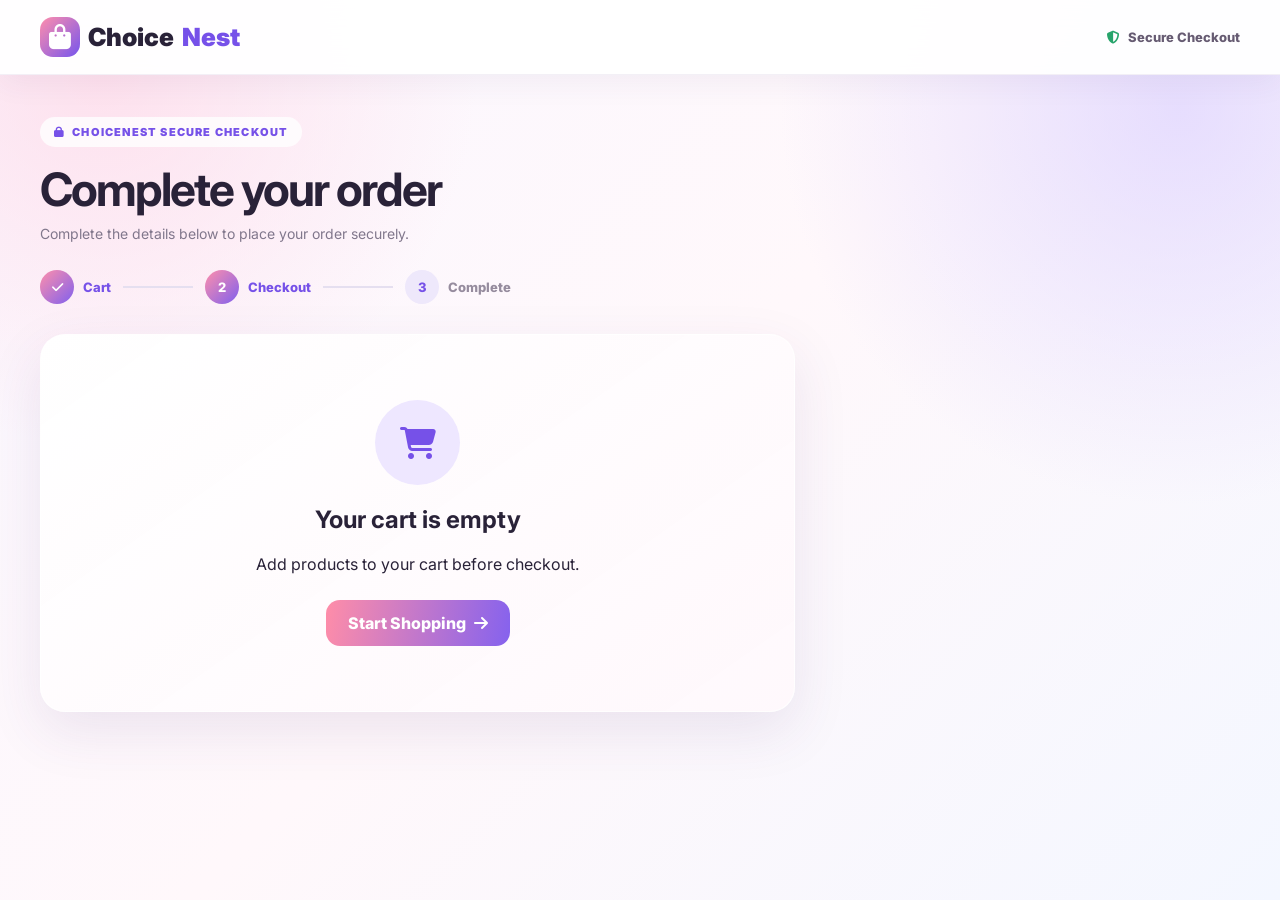
<file: pages/checkout.html>
<!DOCTYPE html>
<html lang="en">

<head>
<meta charset="UTF-8">
<meta name="viewport" content="width=device-width, initial-scale=1.0">

<title>Checkout | ChoiceNest</title>

<link rel="preconnect" href="https://fonts.googleapis.com">
<link rel="preconnect" href="https://fonts.gstatic.com" crossorigin>

<link
href="https://fonts.googleapis.com/css2?family=Inter:wght@400;500;600;700;800;900&display=swap"
rel="stylesheet">

<link
rel="stylesheet"
href="https://cdnjs.cloudflare.com/ajax/libs/font-awesome/6.5.2/css/all.min.css">

<style>

/* =====================================================
   CHOICENEST THEME
===================================================== */

*{
    box-sizing:border-box;
}

html{
    scroll-behavior:smooth;
}

body{
    margin:0;
    font-family:"Inter",sans-serif;
    color:#292238;

    background:
        radial-gradient(
            circle at 8% 8%,
            rgba(255,215,230,.7),
            transparent 26%
        ),
        radial-gradient(
            circle at 92% 12%,
            rgba(221,210,255,.7),
            transparent 28%
        ),
        linear-gradient(
            135deg,
            #faf7ff,
            #fff8fb 50%,
            #f4f7ff
        );

    min-height:100vh;
}

button,
input,
select,
textarea{
    font-family:inherit;
}

button{
    cursor:pointer;
}

a{
    text-decoration:none;
}

/* =====================================================
   HEADER
===================================================== */

.checkout-header{
    position:sticky;
    top:0;
    z-index:1000;

    background:rgba(255,255,255,.94);
    backdrop-filter:blur(18px);

    border-bottom:1px solid rgba(100,70,140,.08);

    box-shadow:0 8px 30px rgba(70,50,100,.06);
}

.checkout-header-inner{
    max-width:1250px;
    min-height:74px;

    margin:auto;
    padding:0 25px;

    display:flex;
    align-items:center;
    justify-content:space-between;
}

.checkout-logo{
    display:flex;
    align-items:center;
    gap:8px;

    color:#292238;

    font-size:25px;
    font-weight:900;
}

.checkout-logo i{
    width:40px;
    height:40px;

    display:grid;
    place-items:center;

    border-radius:13px;

    color:white;

    background:linear-gradient(
        135deg,
        #ff8eac,
        #7655ed
    );
}

.checkout-logo span{
    color:#7651e9;
}

.secure-checkout{
    display:flex;
    align-items:center;
    gap:8px;

    color:#665b72;

    font-size:13px;
    font-weight:800;
}

.secure-checkout i{
    color:#27a46b;
}

/* =====================================================
   PAGE
===================================================== */

.checkout-page{
    max-width:1250px;

    margin:auto;

    padding:42px 25px 80px;
}

.checkout-title{
    margin-bottom:28px;
}

.eyebrow{
    display:inline-flex;
    align-items:center;
    gap:7px;

    padding:8px 14px;

    border-radius:30px;

    background:rgba(255,255,255,.8);

    color:#7651e8;

    font-size:11px;
    font-weight:900;
    letter-spacing:1.2px;
}

.checkout-title h1{
    margin:14px 0 8px;

    font-size:clamp(32px,5vw,46px);

    letter-spacing:-2px;
}

.checkout-title p{
    margin:0;

    color:#81778c;

    font-size:14px;
}

/* =====================================================
   PROGRESS
===================================================== */

.checkout-progress{
    display:flex;
    align-items:center;

    margin-bottom:30px;

    max-width:800px;
}

.progress-step{
    display:flex;
    align-items:center;
    gap:9px;

    white-space:nowrap;

    color:#968c9e;

    font-size:13px;
    font-weight:800;
}

.progress-step.active{
    color:#7651e8;
}

.progress-number{
    width:34px;
    height:34px;

    display:grid;
    place-items:center;

    border-radius:50%;

    background:#eee8fb;

    color:#7651e8;
}

.progress-step.active .progress-number{
    color:white;

    background:linear-gradient(
        135deg,
        #ff8fab,
        #8060ee
    );
}

.progress-line{
    width:70px;
    height:2px;

    margin:0 12px;

    background:#e5dff0;
}

/* =====================================================
   MAIN GRID
===================================================== */

.checkout-grid{
    display:grid;

    grid-template-columns:
        minmax(0,1.45fr)
        minmax(330px,.8fr);

    gap:28px;

    align-items:start;
}

/* =====================================================
   CARD
===================================================== */

.checkout-card{
    margin-bottom:20px;

    padding:26px;

    border-radius:25px;

    background:
        linear-gradient(
            145deg,
            rgba(255,255,255,.98),
            rgba(255,248,252,.96)
        );

    border:1px solid rgba(255,255,255,.95);

    box-shadow:
        0 20px 55px rgba(74,49,115,.10);
}

/* =====================================================
   SECTION HEADING
===================================================== */

.section-heading{
    display:flex;
    align-items:center;
    gap:13px;

    margin-bottom:21px;
}

.section-number{
    width:38px;
    height:38px;

    flex:none;

    display:grid;
    place-items:center;

    border-radius:50%;

    color:white;

    background:
        linear-gradient(
            135deg,
            #ff8fab,
            #8060ee
        );

    font-size:14px;
    font-weight:900;

    box-shadow:
        0 7px 16px rgba(118,81,232,.18);
}

.section-heading h2{
    margin:0;

    font-size:18px;
}

.section-heading p{
    margin:4px 0 0;

    color:#8a8191;

    font-size:11px;
}

/* =====================================================
   FORM
===================================================== */

.form-grid{
    display:grid;

    grid-template-columns:
        repeat(2,1fr);

    gap:15px;
}

.form-group.full{
    grid-column:1/-1;
}

.form-group label{
    display:block;

    margin-bottom:7px;

    color:#42384e;

    font-size:12px;
    font-weight:800;
}

.form-group input,
.form-group select,
.form-group textarea{
    width:100%;

    border:1px solid #e8e0ef;

    outline:none;

    border-radius:13px;

    padding:13px 14px;

    color:#30283d;

    background:#fcf9fd;

    font-size:13px;

    transition:.25s;
}

.form-group textarea{
    min-height:82px;

    resize:vertical;
}

.form-group input:focus,
.form-group select:focus,
.form-group textarea:focus{
    background:white;

    border-color:#bba8f4;

    box-shadow:
        0 0 0 3px
        rgba(118,81,232,.09);
}

/* =====================================================
   SHIPPING
===================================================== */

.delivery-options{
    display:grid;

    grid-template-columns:
        repeat(2,1fr);

    gap:12px;
}

.delivery-option{
    position:relative;

    display:flex;
    align-items:center;
    gap:10px;

    padding:15px;

    border:1px solid #e9e1f0;

    border-radius:16px;

    background:white;

    transition:.25s;
}

.delivery-option:hover{
    border-color:#c9b8f5;

    transform:translateY(-2px);
}

.delivery-option input{
    accent-color:#7651e8;
}

.delivery-option i{
    color:#7651e8;

    font-size:18px;
}

.delivery-info{
    flex:1;
}

.delivery-info strong{
    display:block;

    font-size:13px;
}

.delivery-info small{
    display:block;

    margin-top:4px;

    color:#8a8191;

    font-size:10px;
}

.delivery-price{
    color:#7651e8;

    font-size:12px;
    font-weight:900;
}

/* =====================================================
   PAYMENT METHOD CARDS
===================================================== */

.payment-options{
    display:grid;

    grid-template-columns:
        repeat(4,1fr);

    gap:10px;

    margin-bottom:18px;
}

.payment-option{
    position:relative;

    min-height:86px;

    display:flex;
    flex-direction:column;
    align-items:center;
    justify-content:center;

    gap:8px;

    border:1px solid #e8e0ef;

    border-radius:15px;

    background:white;

    cursor:pointer;

    transition:.25s;
}

.payment-option input{
    position:absolute;

    opacity:0;
}

.payment-option i{
    color:#7651e8;

    font-size:20px;
}

.payment-option span{
    color:#50475d;

    font-size:11px;
    font-weight:800;

    text-align:center;
}

.payment-option:hover{
    border-color:#bca8f2;

    transform:translateY(-2px);
}

.payment-option.selected{
    border:2px solid #7651e8;

    background:
        linear-gradient(
            135deg,
            #faf6ff,
            #fff5fa
        );

    box-shadow:
        0 8px 20px
        rgba(118,81,232,.10);
}

.payment-option.selected span{
    color:#7651e8;
}

/* =====================================================
   PAYMENT DETAILS
===================================================== */

.payment-details{
    padding:19px;

    border-radius:17px;

    background:#faf7ff;

    border:1px solid #eee5f7;

    animation:fadeIn .25s ease;
}

.payment-details h3{
    margin:0 0 15px;

    color:#41374d;

    font-size:14px;
}

.payment-grid{
    display:grid;

    grid-template-columns:
        repeat(2,1fr);

    gap:14px;
}

.payment-group.full{
    grid-column:1/-1;
}

.payment-group label{
    display:block;

    margin-bottom:6px;

    font-size:11px;
    font-weight:800;
}

.payment-group input,
.payment-group select{
    width:100%;

    padding:12px;

    border:1px solid #e4dced;

    border-radius:12px;

    outline:none;

    background:white;

    font-size:13px;
}

.payment-group input:focus,
.payment-group select:focus{
    border-color:#9e87ed;

    box-shadow:
        0 0 0 3px
        rgba(118,81,232,.08);
}

.payment-security{
    display:flex;
    align-items:center;
    gap:7px;

    margin-top:14px;

    color:#7651e8;

    font-size:11px;
    font-weight:700;
}

@keyframes fadeIn{

    from{
        opacity:0;
        transform:translateY(-5px);
    }

    to{
        opacity:1;
        transform:translateY(0);
    }
}

/* =====================================================
   SAVE CARD
===================================================== */

.save-card{
    display:flex;
    align-items:center;
    gap:8px;

    margin-top:15px;

    color:#655c6e;

    font-size:11px;
    font-weight:600;
}

.save-card input{
    width:16px;
    height:16px;

    accent-color:#7651e8;
}

/* =====================================================
   PAY SECURELY
===================================================== */

.pay-securely{
    width:100%;

    margin-top:18px;

    border:0;

    padding:16px;

    display:flex;
    align-items:center;
    justify-content:center;

    gap:9px;

    border-radius:15px;

    color:white;

    background:
        linear-gradient(
            100deg,
            #ff8da8,
            #8562ee
        );

    font-size:14px;
    font-weight:900;

    box-shadow:
        0 12px 25px
        rgba(118,81,232,.24);

    transition:.25s;
}

.pay-securely:hover{
    transform:translateY(-2px);

    box-shadow:
        0 17px 32px
        rgba(118,81,232,.30);
}

.encrypted-note{
    display:flex;
    align-items:center;
    justify-content:center;

    gap:7px;

    margin-top:12px;

    color:#8b8292;

    font-size:10px;
}

.encrypted-note i{
    color:#27a46b;
}

/* =====================================================
   SUMMARY
===================================================== */

.summary-card{
    position:sticky;

    top:98px;
}

.summary-card h2{
    margin:0 0 20px;

    font-size:20px;
}

.checkout-items{
    display:grid;

    gap:14px;
}

.checkout-item{
    display:grid;

    grid-template-columns:
        60px 1fr auto;

    gap:11px;

    align-items:center;
}

.checkout-item-image{
    width:60px;
    height:60px;

    display:grid;
    place-items:center;

    overflow:hidden;

    border-radius:14px;

    background:
        linear-gradient(
            135deg,
            #f1e9ff,
            #ffe9f1
        );

    color:#7651e8;

    font-size:23px;
}

.checkout-item-image img{
    width:100%;
    height:100%;

    object-fit:cover;
}

.checkout-item-info strong{
    display:block;

    color:#30283d;

    font-size:12px;

    line-height:1.35;
}

.checkout-item-info small{
    display:block;

    margin-top:4px;

    color:#8a8191;

    font-size:10px;
}

.checkout-item-price{
    font-size:12px;
    font-weight:900;

    white-space:nowrap;
}

.summary-divider{
    border:0;

    border-top:1px solid #eee7f2;

    margin:20px 0;
}

.coupon-title{
    color:#42384e;

    font-size:12px;
    font-weight:800;
}

.coupon-box{
    display:flex;

    gap:7px;

    margin-top:9px;
}

.coupon-box input{
    flex:1;

    min-width:0;

    padding:11px;

    border:1px solid #eadff0;

    outline:none;

    border-radius:12px;

    font-size:12px;
}

.coupon-box button{
    border:0;

    padding:0 15px;

    border-radius:12px;

    color:#6847d8;

    background:#eee7ff;

    font-size:12px;
    font-weight:900;
}

.coupon-message{
    min-height:17px;

    margin-top:7px;

    font-size:10px;
    font-weight:700;
}

.summary-row{
    display:flex;
    align-items:center;
    justify-content:space-between;

    margin:13px 0;

    color:#766c80;

    font-size:13px;
}

.summary-row strong{
    color:#30283d;
}

.summary-row.discount strong{
    color:#20a368;
}

.summary-total{
    display:flex;
    align-items:center;
    justify-content:space-between;

    font-size:20px;
    font-weight:900;
}

.summary-total span:last-child{
    color:#704be4;
}

/* =====================================================
   TRUST
===================================================== */

.checkout-trust{
    display:grid;

    grid-template-columns:
        repeat(3,1fr);

    gap:8px;

    margin-top:17px;
}

.trust-item{
    padding:11px 5px;

    border-radius:12px;

    text-align:center;

    background:#faf6ff;

    color:#766c80;

    font-size:9px;
    font-weight:700;
}

.trust-item i{
    display:block;

    margin-bottom:5px;

    color:#7651e8;

    font-size:14px;
}

/* =====================================================
   EMPTY
===================================================== */

.empty-cart{
    text-align:center;

    padding:65px 25px;
}

.empty-cart-icon{
    width:85px;
    height:85px;

    margin:0 auto 18px;

    display:grid;
    place-items:center;

    border-radius:50%;

    color:#7651e8;

    background:#eee7ff;

    font-size:32px;
}

.shop-button{
    display:inline-flex;
    align-items:center;
    gap:8px;

    margin-top:10px;

    padding:13px 22px;

    border-radius:14px;

    color:white;

    background:
        linear-gradient(
            100deg,
            #ff8da8,
            #8562ee
        );

    font-weight:800;
}

/* =====================================================
   SUCCESS
===================================================== */

.success-overlay{
    position:fixed;

    inset:0;

    z-index:9999;

    display:none;

    align-items:center;
    justify-content:center;

    padding:20px;

    background:rgba(36,28,52,.58);

    backdrop-filter:blur(9px);
}

.success-overlay.show{
    display:flex;
}

.success-box{
    width:min(460px,100%);

    padding:38px;

    border-radius:28px;

    text-align:center;

    background:white;

    box-shadow:
        0 30px 80px rgba(0,0,0,.22);

    animation:successPop .35s ease;
}

@keyframes successPop{

    from{
        opacity:0;
        transform:scale(.85);
    }

    to{
        opacity:1;
        transform:scale(1);
    }
}

.success-icon{
    width:78px;
    height:78px;

    margin:0 auto 18px;

    display:grid;
    place-items:center;

    border-radius:50%;

    color:#22a36a;

    background:#e4faee;

    font-size:36px;
}

.success-box h2{
    margin:0 0 9px;

    font-size:23px;
}

.success-box p{
    margin:0;

    color:#81778c;

    line-height:1.6;

    font-size:13px;
}

.order-id{
    display:inline-block;

    margin:15px 0 20px;

    padding:9px 15px;

    border-radius:10px;

    color:#6d4bd7;

    background:#f4efff;

    font-size:12px;
    font-weight:900;
}

.success-button{
    width:100%;

    border:0;

    padding:14px;

    border-radius:14px;

    color:white;

    background:
        linear-gradient(
            100deg,
            #ff8da8,
            #8562ee
        );

    font-weight:900;
}

/* =====================================================
   RESPONSIVE
===================================================== */

@media(max-width:950px){

    .checkout-grid{
        grid-template-columns:1fr;
    }

    .summary-card{
        position:static;
    }
}

@media(max-width:700px){

    .checkout-header-inner{
        justify-content:center;

        padding:0 16px;
    }

    .secure-checkout{
        display:none;
    }

    .checkout-page{
        padding:35px 16px 60px;
    }

    .checkout-title h1{
        font-size:32px;
    }

    .form-grid,
    .payment-grid,
    .delivery-options{
        grid-template-columns:1fr;
    }

    .form-group.full,
    .payment-group.full{
        grid-column:auto;
    }

    .payment-options{
        grid-template-columns:
            repeat(2,1fr);
    }

    .checkout-progress{
        overflow-x:auto;
        padding-bottom:5px;
    }

    .progress-line{
        width:35px;
    }

    .checkout-card{
        padding:21px;

        border-radius:22px;
    }
}

@media(max-width:450px){

    .checkout-logo{
        font-size:21px;
    }

    .checkout-logo i{
        width:36px;
        height:36px;
    }

    .checkout-title h1{
        font-size:28px;
    }

    .payment-options{
        grid-template-columns:
            repeat(2,1fr);
    }

    .checkout-item{
        grid-template-columns:
            52px 1fr auto;
    }

    .checkout-item-image{
        width:52px;
        height:52px;
    }

    .success-box{
        padding:30px 20px;
    }
}

</style>
</head>

<body>

<!-- =====================================================
     HEADER
===================================================== -->

<header class="checkout-header">

    <div class="checkout-header-inner">

        <a href="../index.html"
           class="checkout-logo">

            <i class="fa-solid fa-bag-shopping"></i>

            Choice<span>Nest</span>

        </a>

        <div class="secure-checkout">

            <i class="fa-solid fa-shield-halved"></i>

            Secure Checkout

        </div>

    </div>

</header>


<!-- =====================================================
     MAIN
===================================================== -->

<main class="checkout-page">

    <div class="checkout-title">

        <div class="eyebrow">

            <i class="fa-solid fa-lock"></i>

            CHOICENEST SECURE CHECKOUT

        </div>

        <h1>
            Complete your order
        </h1>

        <p>
            Complete the details below to place your order securely.
        </p>

    </div>


    <!-- PROGRESS -->

    <div class="checkout-progress">

        <div class="progress-step active">

            <span class="progress-number">
                <i class="fa-solid fa-check"></i>
            </span>

            Cart

        </div>

        <div class="progress-line"></div>

        <div class="progress-step active">

            <span class="progress-number">
                2
            </span>

            Checkout

        </div>

        <div class="progress-line"></div>

        <div class="progress-step">

            <span class="progress-number">
                3
            </span>

            Complete

        </div>

    </div>


    <div id="checkoutContent"
         class="checkout-grid">


        <!-- =================================================
             LEFT SIDE
        ================================================== -->

        <div>


            <!-- =================================================
                 1 CONTACT
            ================================================== -->

            <section class="checkout-card">

                <div class="section-heading">

                    <div class="section-number">
                        1
                    </div>

                    <div>

                        <h2>
                            Contact Information
                        </h2>

                        <p>
                            Your contact details for order updates
                        </p>

                    </div>

                </div>


                <form id="checkoutForm"
                      novalidate>

                    <div class="form-grid">

                        <div class="form-group">

                            <label>
                                First Name *
                            </label>

                            <input
                                id="firstName"
                                type="text"
                                placeholder="Enter first name"
                                required
                            >

                        </div>


                        <div class="form-group">

                            <label>
                                Last Name *
                            </label>

                            <input
                                id="lastName"
                                type="text"
                                placeholder="Enter last name"
                                required
                            >

                        </div>


                        <div class="form-group">

                            <label>
                                Email Address *
                            </label>

                            <input
                                id="email"
                                type="email"
                                placeholder="you@example.com"
                                required
                            >

                        </div>


                        <div class="form-group">

                            <label>
                                Phone Number *
                            </label>

                            <input
                                id="phone"
                                type="tel"
                                maxlength="10"
                                placeholder="10-digit phone number"
                                required
                            >

                        </div>

                    </div>

                </form>

            </section>


            <!-- =================================================
                 2 SHIPPING ADDRESS
            ================================================== -->

            <section class="checkout-card">

                <div class="section-heading">

                    <div class="section-number">
                        2
                    </div>

                    <div>

                        <h2>
                            Shipping Address
                        </h2>

                        <p>
                            Where should we deliver your order?
                        </p>

                    </div>

                </div>


                <div class="form-grid">


                    <div class="form-group full">

                        <label>
                            Address *
                        </label>

                        <textarea
                            id="address"
                            placeholder="House / Flat No., Street Name, Area"
                            required
                        ></textarea>

                    </div>


                    <div class="form-group">

                        <label>
                            City *
                        </label>

                        <input
                            id="city"
                            type="text"
                            placeholder="Enter city"
                            required
                        >

                    </div>


                    <div class="form-group">

                        <label>
                            State *
                        </label>

                        <select
                            id="state"
                            required
                        >

                            <option value="">
                                Select State
                            </option>

                            <option>Tamil Nadu</option>
                            <option>Kerala</option>
                            <option>Karnataka</option>
                            <option>Andhra Pradesh</option>
                            <option>Telangana</option>
                            <option>Maharashtra</option>
                            <option>Delhi</option>
                            <option>Gujarat</option>
                            <option>Rajasthan</option>
                            <option>West Bengal</option>
                            <option>Other</option>

                        </select>

                    </div>


                    <div class="form-group">

                        <label>
                            PIN Code *
                        </label>

                        <input
                            id="pincode"
                            type="text"
                            maxlength="6"
                            placeholder="6-digit PIN"
                            required
                        >

                    </div>


                    <div class="form-group">

                        <label>
                            Country *
                        </label>

                        <select
                            id="country"
                            required
                        >

                            <option value="">
                                Select Country
                            </option>

                            <option value="India"
                                    selected>
                                India
                            </option>

                            <option>
                                United States
                            </option>

                            <option>
                                United Kingdom
                            </option>

                            <option>
                                Australia
                            </option>

                            <option>
                                Canada
                            </option>

                            <option>
                                Other
                            </option>

                        </select>

                    </div>


                    <div class="form-group">

                        <label>
                            Landmark
                        </label>

                        <input
                            id="landmark"
                            type="text"
                            placeholder="Nearby landmark"
                        >

                    </div>

                </div>

            </section>


            <!-- =================================================
                 SHIPPING METHOD
            ================================================== -->

            <section class="checkout-card">

                <div class="section-heading">

                    <div class="section-number">
                        <i class="fa-solid fa-truck"></i>
                    </div>

                    <div>

                        <h2>
                            Shipping Method
                        </h2>

                        <p>
                            Select your preferred delivery option
                        </p>

                    </div>

                </div>


                <div class="delivery-options">

                    <label class="delivery-option">

                        <input
                            type="radio"
                            name="delivery"
                            value="0"
                            checked
                        >

                        <i class="fa-solid fa-truck"></i>

                        <span class="delivery-info">

                            <strong>
                                Standard Delivery
                            </strong>

                            <small>
                                3–5 business days
                            </small>

                        </span>

                        <span class="delivery-price">
                            FREE
                        </span>

                    </label>


                    <label class="delivery-option">

                        <input
                            type="radio"
                            name="delivery"
                            value="99"
                        >

                        <i class="fa-solid fa-bolt"></i>

                        <span class="delivery-info">

                            <strong>
                                Express Delivery
                            </strong>

                            <small>
                                1–2 business days
                            </small>

                        </span>

                        <span class="delivery-price">
                            ₹99
                        </span>

                    </label>

                </div>

            </section>


            <!-- =================================================
                 3 PAYMENT
            ================================================== -->

            <section class="checkout-card">

                <div class="section-heading">

                    <div class="section-number">
                        3
                    </div>

                    <div>

                        <h2>
                            Payment Method
                        </h2>

                        <p>
                            Select your preferred payment method
                        </p>

                    </div>

                </div>


                <!-- PAYMENT BUTTONS -->

                <div class="payment-options">


                    <label
                        class="payment-option selected"
                        data-payment="card"
                    >

                        <input
                            type="radio"
                            name="payment"
                            value="card"
                        >

                        <i class="fa-solid fa-credit-card"></i>

                        <span>
                            Card
                        </span>

                    </label>


                    <label
                        class="payment-option"
                        data-payment="upi"
                    >

                        <input
                            type="radio"
                            name="payment"
                            value="upi"
                        >

                        <i class="fa-solid fa-mobile-screen-button"></i>

                        <span>
                            UPI
                        </span>

                    </label>


                    <label
                        class="payment-option"
                        data-payment="netbanking"
                    >

                        <input
                            type="radio"
                            name="payment"
                            value="netbanking"
                        >

                        <i class="fa-solid fa-building-columns"></i>

                        <span>
                            Net Banking
                        </span>

                    </label>


                    <label
                        class="payment-option"
                        data-payment="wallet"
                    >

                        <input
                            type="radio"
                            name="payment"
                            value="wallet"
                        >

                        <i class="fa-solid fa-wallet"></i>

                        <span>
                            Wallet
                        </span>

                    </label>

                </div>


                <!-- =================================================
                     CARD
                ================================================== -->

                <div
                    id="cardDetails"
                    class="payment-details"
                >

                    <h3>
                        <i class="fa-solid fa-credit-card"></i>
                        Card Payment
                    </h3>


                    <div class="payment-grid">


                        <div class="payment-group full">

                            <label>
                                Card Number *
                            </label>

                            <input
                                id="cardNumber"
                                type="text"
                                maxlength="19"
                                placeholder="1234 5678 9012 3456"
                            >

                        </div>


                        <div class="payment-group">

                            <label>
                                Expiry Date *
                            </label>

                            <input
                                id="expiry"
                                type="text"
                                maxlength="5"
                                placeholder="MM / YY"
                            >

                        </div>


                        <div class="payment-group">

                            <label>
                                CVV *
                            </label>

                            <input
                                id="cvv"
                                type="password"
                                maxlength="3"
                                placeholder="123"
                            >

                        </div>


                        <div class="payment-group full">

                            <label>
                                Name on Card *
                            </label>

                            <input
                                id="cardName"
                                type="text"
                                placeholder="Enter name on card"
                            >

                        </div>

                    </div>


                    <label class="save-card">

                        <input
                            id="saveCard"
                            type="checkbox"
                        >

                        Save this card for faster payments

                    </label>


                    <div class="payment-security">

                        <i class="fa-solid fa-shield-halved"></i>

                        Your card information is securely protected.

                    </div>

                </div>


                <!-- =================================================
                     UPI
                ================================================== -->

                <div
                    id="upiDetails"
                    class="payment-details"
                    style="display:none;"
                >

                    <h3>
                        <i class="fa-solid fa-mobile-screen-button"></i>
                        UPI Payment
                    </h3>


                    <div class="payment-grid">

                        <div class="payment-group full">

                            <label>
                                UPI ID *
                            </label>

                            <input
                                id="upiId"
                                type="text"
                                placeholder="example@upi"
                            >

                        </div>

                    </div>


                    <div class="payment-security">

                        <i class="fa-solid fa-shield-halved"></i>

                        You will be securely redirected for UPI payment.

                    </div>

                </div>


                <!-- =================================================
                     NET BANKING
                ================================================== -->

                <div
                    id="netbankingDetails"
                    class="payment-details"
                    style="display:none;"
                >

                    <h3>
                        <i class="fa-solid fa-building-columns"></i>
                        Net Banking
                    </h3>


                    <div class="payment-grid">

                        <div class="payment-group full">

                            <label>
                                Select Bank *
                            </label>

                            <select id="bank">

                                <option value="">
                                    Select your bank
                                </option>

                                <option>
                                    State Bank of India
                                </option>

                                <option>
                                    HDFC Bank
                                </option>

                                <option>
                                    ICICI Bank
                                </option>

                                <option>
                                    Axis Bank
                                </option>

                                <option>
                                    Kotak Mahindra Bank
                                </option>

                                <option>
                                    Punjab National Bank
                                </option>

                                <option>
                                    Bank of Baroda
                                </option>

                                <option>
                                    Other Bank
                                </option>

                            </select>

                        </div>

                    </div>


                    <div class="payment-security">

                        <i class="fa-solid fa-lock"></i>

                        Secure bank authentication.

                    </div>

                </div>


                <!-- =================================================
                     WALLET
                ================================================== -->

                <div
                    id="walletDetails"
                    class="payment-details"
                    style="display:none;"
                >

                    <h3>
                        <i class="fa-solid fa-wallet"></i>
                        Wallet Payment
                    </h3>


                    <div class="payment-grid">

                        <div class="payment-group full">

                            <label>
                                Select Wallet *
                            </label>

                            <select id="wallet">

                                <option value="">
                                    Select Wallet
                                </option>

                                <option>
                                    Paytm Wallet
                                </option>

                                <option>
                                    PhonePe Wallet
                                </option>

                                <option>
                                    Amazon Pay
                                </option>

                                <option>
                                    Mobikwik
                                </option>

                            </select>

                        </div>

                    </div>


                    <div class="payment-security">

                        <i class="fa-solid fa-shield-halved"></i>

                        Your wallet payment is securely processed.

                    </div>

                </div>


                <!-- SAVE CARD -->

                <button
                    type="button"
                    id="placeOrder"
                    class="pay-securely"
                >

                    <i class="fa-solid fa-lock"></i>

                    Pay Securely

                    <i class="fa-solid fa-arrow-right"></i>

                </button>


                <div class="encrypted-note">

                    <i class="fa-solid fa-shield-halved"></i>

                    Your data is safe and encrypted

                </div>

            </section>

        </div>


        <!-- =================================================
             ORDER SUMMARY
        ================================================== -->

        <aside class="checkout-card summary-card">

            <h2>
                Order Summary
            </h2>


            <div
                id="checkoutItems"
                class="checkout-items"
            ></div>


            <hr class="summary-divider">


            <!-- COUPON -->

            <div class="coupon-title">

                <i class="fa-solid fa-ticket"></i>

                Have a coupon?

            </div>


            <div class="coupon-box">

                <input
                    id="couponInput"
                    type="text"
                    placeholder="Enter coupon code"
                >

                <button
                    type="button"
                    id="applyCoupon"
                >
                    Apply
                </button>

            </div>


            <div
                id="couponMessage"
                class="coupon-message"
            ></div>


            <hr class="summary-divider">


            <div class="summary-row">

                <span>
                    Subtotal
                </span>

                <strong id="subtotal">
                    ₹0
                </strong>

            </div>


            <div class="summary-row">

                <span>
                    Shipping
                </span>

                <strong id="deliveryFee">
                    FREE
                </strong>

            </div>


            <div class="summary-row discount">

                <span>
                    Discount
                </span>

                <strong id="discount">
                    - ₹0
                </strong>

            </div>


            <hr class="summary-divider">


            <div class="summary-total">

                <span>
                    Total
                </span>

                <span id="total">
                    ₹0
                </span>

            </div>


            <div class="checkout-trust">

                <div class="trust-item">

                    <i class="fa-solid fa-shield-halved"></i>

                    Secure

                </div>

                <div class="trust-item">

                    <i class="fa-solid fa-truck"></i>

                    Reliable

                </div>

                <div class="trust-item">

                    <i class="fa-solid fa-headset"></i>

                    Support

                </div>

            </div>

        </aside>

    </div>

</main>


<!-- =====================================================
     SUCCESS MODAL
===================================================== -->

<div
    id="successOverlay"
    class="success-overlay"
>

    <div class="success-box">

        <div class="success-icon">

            <i class="fa-solid fa-check"></i>

        </div>


        <h2>
            Order Placed Successfully!
        </h2>


        <p>
            Thank you for shopping with
            <strong>ChoiceNest</strong>.
            Your order has been received.
        </p>


        <div
            id="orderId"
            class="order-id"
        >
            Order #CN000000
        </div>


        <button
            type="button"
            class="success-button"
            onclick="goHome()"
        >

            Continue Shopping

            <i class="fa-solid fa-arrow-right"></i>

        </button>

    </div>

</div>


<script>

/* =====================================================
   CART
===================================================== */

let cart = [];

try{

    cart =
        JSON.parse(
            localStorage.getItem("cn_cart") || "[]"
        );

}catch(error){

    cart = [];

}


/* Support old cart key */

if(
    !Array.isArray(cart) ||
    cart.length === 0
){

    try{

        const oldCart =
            JSON.parse(
                localStorage.getItem("cart") || "[]"
            );

        if(Array.isArray(oldCart)){
            cart = oldCart;
        }

    }catch(error){

        cart = [];

    }

}


/* =====================================================
   PRODUCT HELPERS
===================================================== */

function getProductName(item){

    return (
        item.name ||
        item.title ||
        item.productName ||
        "ChoiceNest Product"
    );

}


function getProductPrice(item){

    const price =
        item.price ||
        item.salePrice ||
        item.currentPrice ||
        0;

    return Number(
        String(price)
            .replace(/[₹,\s]/g,"")
    ) || 0;

}


function getProductQuantity(item){

    return Number(
        item.quantity ||
        item.qty ||
        1
    );

}


function getProductImage(item){

    return (
        item.image ||
        item.imageUrl ||
        item.thumbnail ||
        ""
    );

}


function formatPrice(value){

    return "₹" +
        Number(value)
            .toLocaleString("en-IN");

}


/* =====================================================
   SUBTOTAL
===================================================== */

function calculateSubtotal(){

    return cart.reduce(
        (total,item)=>{

            return total +
                (
                    getProductPrice(item) *
                    getProductQuantity(item)
                );

        },
        0
    );

}


/* =====================================================
   RENDER CART
===================================================== */

function renderCheckoutItems(){

    const container =
        document.getElementById(
            "checkoutItems"
        );


    if(!cart.length){

        document.getElementById(
            "checkoutContent"
        ).innerHTML = `

            <div class="checkout-card empty-cart">

                <div class="empty-cart-icon">

                    <i class="fa-solid fa-cart-shopping"></i>

                </div>

                <h2>
                    Your cart is empty
                </h2>

                <p>
                    Add products to your cart before checkout.
                </p>

                <a
                    href="products.html"
                    class="shop-button"
                >

                    Start Shopping

                    <i class="fa-solid fa-arrow-right"></i>

                </a>

            </div>

        `;

        return;

    }


    container.innerHTML = "";


    cart.forEach(item=>{

        const name =
            getProductName(item);

        const price =
            getProductPrice(item);

        const quantity =
            getProductQuantity(item);

        const image =
            getProductImage(item);


        let imageHTML =
            `<i class="fa-solid fa-box"></i>`;


        if(image){

            imageHTML = `
                <img
                    src="${image}"
                    alt="${name}"
                >
            `;

        }


        const product =
            document.createElement("div");

        product.className =
            "checkout-item";


        product.innerHTML = `

            <div class="checkout-item-image">

                ${imageHTML}

            </div>

            <div class="checkout-item-info">

                <strong>
                    ${name}
                </strong>

                <small>
                    Qty: ${quantity}
                </small>

            </div>

            <div class="checkout-item-price">

                ${formatPrice(
                    price * quantity
                )}

            </div>

        `;


        container.appendChild(product);

    });


    updateSummary();

}


/* =====================================================
   SHIPPING
===================================================== */

let couponDiscount = 0;

let appliedCoupon = "";


function updateSummary(){

    const subtotal =
        calculateSubtotal();


    const delivery =
        document.querySelector(
            'input[name="delivery"]:checked'
        );


    const deliveryFee =
        delivery
            ? Number(delivery.value)
            : 0;


    const total =
        Math.max(
            0,
            subtotal +
            deliveryFee -
            couponDiscount
        );


    document.getElementById(
        "subtotal"
    ).textContent =
        formatPrice(subtotal);


    document.getElementById(
        "deliveryFee"
    ).textContent =
        deliveryFee === 0
            ? "FREE"
            : formatPrice(deliveryFee);


    document.getElementById(
        "discount"
    ).textContent =
        "- " +
        formatPrice(couponDiscount);


    document.getElementById(
        "total"
    ).textContent =
        formatPrice(total);

}


document
    .querySelectorAll(
        'input[name="delivery"]'
    )
    .forEach(input=>{

        input.addEventListener(
            "change",
            updateSummary
        );

    });


/* =====================================================
   PAYMENT SELECTOR
===================================================== */

const paymentOptions =
    document.querySelectorAll(
        ".payment-option"
    );


paymentOptions.forEach(option=>{

    option.addEventListener(
        "click",
        function(){

            paymentOptions.forEach(item=>{

                item.classList.remove(
                    "selected"
                );

            });


            this.classList.add(
                "selected"
            );


            const radio =
                this.querySelector(
                    'input[type="radio"]'
                );


            radio.checked = true;


            changePaymentDetails();

        }
    );

});


function changePaymentDetails(){

    const selected =
        document.querySelector(
            'input[name="payment"]:checked'
        );


    const payment =
        selected
            ? selected.value
            : "card";


    document.getElementById(
        "cardDetails"
    ).style.display =
        payment === "card"
            ? "block"
            : "none";


    document.getElementById(
        "upiDetails"
    ).style.display =
        payment === "upi"
            ? "block"
            : "none";


    document.getElementById(
        "netbankingDetails"
    ).style.display =
        payment === "netbanking"
            ? "block"
            : "none";


    document.getElementById(
        "walletDetails"
    ).style.display =
        payment === "wallet"
            ? "block"
            : "none";

}


/* =====================================================
   CARD FORMATTING
===================================================== */

document
    .getElementById("cardNumber")
    .addEventListener(
        "input",
        function(){

            let value =
                this.value
                    .replace(/\D/g,"")
                    .substring(0,16);


            value =
                value
                    .replace(
                        /(.{4})/g,
                        "$1 "
                    )
                    .trim();


            this.value = value;

        }
    );


document
    .getElementById("expiry")
    .addEventListener(
        "input",
        function(){

            let value =
                this.value
                    .replace(/\D/g,"")
                    .substring(0,4);


            if(value.length > 2){

                value =
                    value.substring(0,2)
                    + "/"
                    + value.substring(2);

            }


            this.value = value;

        }
    );


document
    .getElementById("phone")
    .addEventListener(
        "input",
        function(){

            this.value =
                this.value
                    .replace(/\D/g,"")
                    .substring(0,10);

        }
    );


document
    .getElementById("pincode")
    .addEventListener(
        "input",
        function(){

            this.value =
                this.value
                    .replace(/\D/g,"")
                    .substring(0,6);

        }
    );


document
    .getElementById("cvv")
    .addEventListener(
        "input",
        function(){

            this.value =
                this.value
                    .replace(/\D/g,"")
                    .substring(0,3);

        }
    );


/* =====================================================
   COUPON
===================================================== */

document
    .getElementById("applyCoupon")
    .addEventListener(
        "click",
        applyCoupon
    );


function applyCoupon(){

    const input =
        document.getElementById(
            "couponInput"
        );


    const coupon =
        input.value
            .trim()
            .toUpperCase();


    const message =
        document.getElementById(
            "couponMessage"
        );


    const subtotal =
        calculateSubtotal();


    if(!coupon){

        couponDiscount = 0;

        appliedCoupon = "";

        message.style.color =
            "#d83d55";

        message.textContent =
            "Please enter a coupon code.";

        updateSummary();

        return;

    }


    if(coupon === "CHOICE10"){

        couponDiscount =
            Math.round(
                subtotal * .10
            );

        appliedCoupon =
            coupon;

        message.style.color =
            "#20a368";

        message.textContent =
            "✓ 10% discount applied.";

    }

    else if(coupon === "NEST200"){

        couponDiscount =
            Math.min(
                200,
                subtotal
            );

        appliedCoupon =
            coupon;

        message.style.color =
            "#20a368";

        message.textContent =
            "✓ ₹200 discount applied.";

    }

    else{

        couponDiscount = 0;

        appliedCoupon = "";

        message.style.color =
            "#d83d55";

        message.textContent =
            "Invalid coupon code.";

    }


    updateSummary();

}


/* =====================================================
   CUSTOMER VALIDATION
===================================================== */

function validateCustomer(){

    const form =
        document.getElementById(
            "checkoutForm"
        );


    if(!form.checkValidity()){

        form.reportValidity();

        return false;

    }


    const phone =
        document.getElementById(
            "phone"
        ).value.trim();


    const pin =
        document.getElementById(
            "pincode"
        ).value.trim();


    if(!/^[0-9]{10}$/.test(phone)){

        alert(
            "Please enter a valid 10-digit phone number."
        );

        document
            .getElementById("phone")
            .focus();

        return false;

    }


    if(!/^[0-9]{6}$/.test(pin)){

        alert(
            "Please enter a valid 6-digit PIN code."
        );

        document
            .getElementById("pincode")
            .focus();

        return false;

    }


    return true;

}


/* =====================================================
   PAYMENT VALIDATION
===================================================== */

function validatePayment(){

    const selected =
        document.querySelector(
            'input[name="payment"]:checked'
        );


    const payment =
        selected
            ? selected.value
            : "card";


    /* CARD */

    if(payment === "card"){

        const number =
            document
                .getElementById("cardNumber")
                .value
                .replace(/\s/g,"");


        const expiry =
            document
                .getElementById("expiry")
                .value.trim();


        const cvv =
            document
                .getElementById("cvv")
                .value.trim();


        const name =
            document
                .getElementById("cardName")
                .value.trim();


        if(!/^[0-9]{16}$/.test(number)){

            alert(
                "Please enter a valid 16-digit card number."
            );

            return false;

        }


        if(!/^[0-9]{2}\/[0-9]{2}$/.test(expiry)){

            alert(
                "Please enter expiry date in MM/YY format."
            );

            return false;

        }


        if(!/^[0-9]{3}$/.test(cvv)){

            alert(
                "Please enter a valid 3-digit CVV."
            );

            return false;

        }


        if(!name){

            alert(
                "Please enter the name on the card."
            );

            return false;

        }

    }


    /* UPI */

    if(payment === "upi"){

        const upi =
            document
                .getElementById("upiId")
                .value.trim();


        if(
            !/^[\w.-]+@[\w.-]+$/.test(
                upi
            )
        ){

            alert(
                "Please enter a valid UPI ID."
            );

            return false;

        }

    }


    /* NET BANKING */

    if(payment === "netbanking"){

        const bank =
            document
                .getElementById("bank")
                .value;


        if(!bank){

            alert(
                "Please select your bank."
            );

            return false;

        }

    }


    /* WALLET */

    if(payment === "wallet"){

        const wallet =
            document
                .getElementById("wallet")
                .value;


        if(!wallet){

            alert(
                "Please select your wallet."
            );

            return false;

        }

    }


    return true;

}


/* =====================================================
   PLACE ORDER
===================================================== */

document
    .getElementById("placeOrder")
    .addEventListener(
        "click",
        placeOrder
    );


function placeOrder(){

    if(!cart.length){

        alert(
            "Your cart is empty."
        );

        return;

    }


    if(!validateCustomer()){

        return;

    }


    if(!validatePayment()){

        return;

    }


    const payment =
        document.querySelector(
            'input[name="payment"]:checked'
        );


    const delivery =
        document.querySelector(
            'input[name="delivery"]:checked'
        );


    const subtotal =
        calculateSubtotal();


    const shippingFee =
        delivery
            ? Number(delivery.value)
            : 0;


    const total =
        Math.max(
            0,
            subtotal +
            shippingFee -
            couponDiscount
        );


    const orderNumber =
        "CN" +
        Date.now()
            .toString()
            .slice(-8);


    /* =================================================
       CUSTOMER
    ================================================= */

    const customer = {

        firstName:
            document
                .getElementById("firstName")
                .value.trim(),

        lastName:
            document
                .getElementById("lastName")
                .value.trim(),

        email:
            document
                .getElementById("email")
                .value.trim(),

        phone:
            document
                .getElementById("phone")
                .value.trim(),

        address:
            document
                .getElementById("address")
                .value.trim(),

        city:
            document
                .getElementById("city")
                .value.trim(),

        state:
            document
                .getElementById("state")
                .value,

        pincode:
            document
                .getElementById("pincode")
                .value.trim(),

        country:
            document
                .getElementById("country")
                .value,

        landmark:
            document
                .getElementById("landmark")
                .value.trim()

    };


    /* =================================================
       PAYMENT DETAILS
    ================================================= */

    let paymentDetails = {};


    if(payment.value === "card"){

        const cardNumber =
            document
                .getElementById("cardNumber")
                .value
                .replace(/\s/g,"");


        paymentDetails = {

            cardHolder:
                document
                    .getElementById("cardName")
                    .value.trim(),

            last4:
                cardNumber.slice(-4),

            expiry:
                document
                    .getElementById("expiry")
                    .value.trim(),

            saved:
                document
                    .getElementById("saveCard")
                    .checked

        };

    }


    else if(payment.value === "upi"){

        paymentDetails = {

            upiId:
                document
                    .getElementById("upiId")
                    .value.trim()

        };

    }


    else if(payment.value === "netbanking"){

        paymentDetails = {

            bank:
                document
                    .getElementById("bank")
                    .value

        };

    }


    else if(payment.value === "wallet"){

        paymentDetails = {

            wallet:
                document
                    .getElementById("wallet")
                    .value

        };

    }


    /* =================================================
       ORDER
    ================================================= */

    const order = {

        id:
            orderNumber,

        date:
            new Date().toISOString(),

        status:
            "Order Placed",

        customer:
            customer,

        items:
            cart,

        paymentMethod:
            payment.value,

        paymentDetails:
            paymentDetails,

        shippingMethod:
            shippingFee === 99
                ? "Express Delivery"
                : "Standard Delivery",

        shippingFee:
            shippingFee,

        subtotal:
            subtotal,

        discount:
            couponDiscount,

        coupon:
            appliedCoupon,

        total:
            total

    };


    /* =================================================
       SAVE ORDER
    ================================================= */

    localStorage.setItem(
        "cn_last_order",
        JSON.stringify(order)
    );


    let orders = [];

    try{

        orders =
            JSON.parse(
                localStorage.getItem(
                    "cn_orders"
                ) || "[]"
            );

    }catch(error){

        orders = [];

    }


    if(!Array.isArray(orders)){

        orders = [];

    }


    orders.unshift(order);


    localStorage.setItem(
        "cn_orders",
        JSON.stringify(orders)
    );


    /* =================================================
       CLEAR CART
    ================================================= */

    localStorage.removeItem(
        "cn_cart"
    );

    localStorage.removeItem(
        "cart"
    );

    localStorage.setItem(
        "cn_cart_count",
        "0"
    );


    /* =================================================
       SUCCESS
    ================================================= */

    document.getElementById(
        "orderId"
    ).textContent =
        "Order #" + orderNumber;


    document.getElementById(
        "successOverlay"
    ).classList.add(
        "show"
    );

}


/* =====================================================
   HOME
===================================================== */

function goHome(){

    window.location.href =
        "../index.html";

}


/* =====================================================
   INITIALIZE
===================================================== */

renderCheckoutItems();

updateSummary();

changePaymentDetails();

</script>

</body>
</html>
</file>
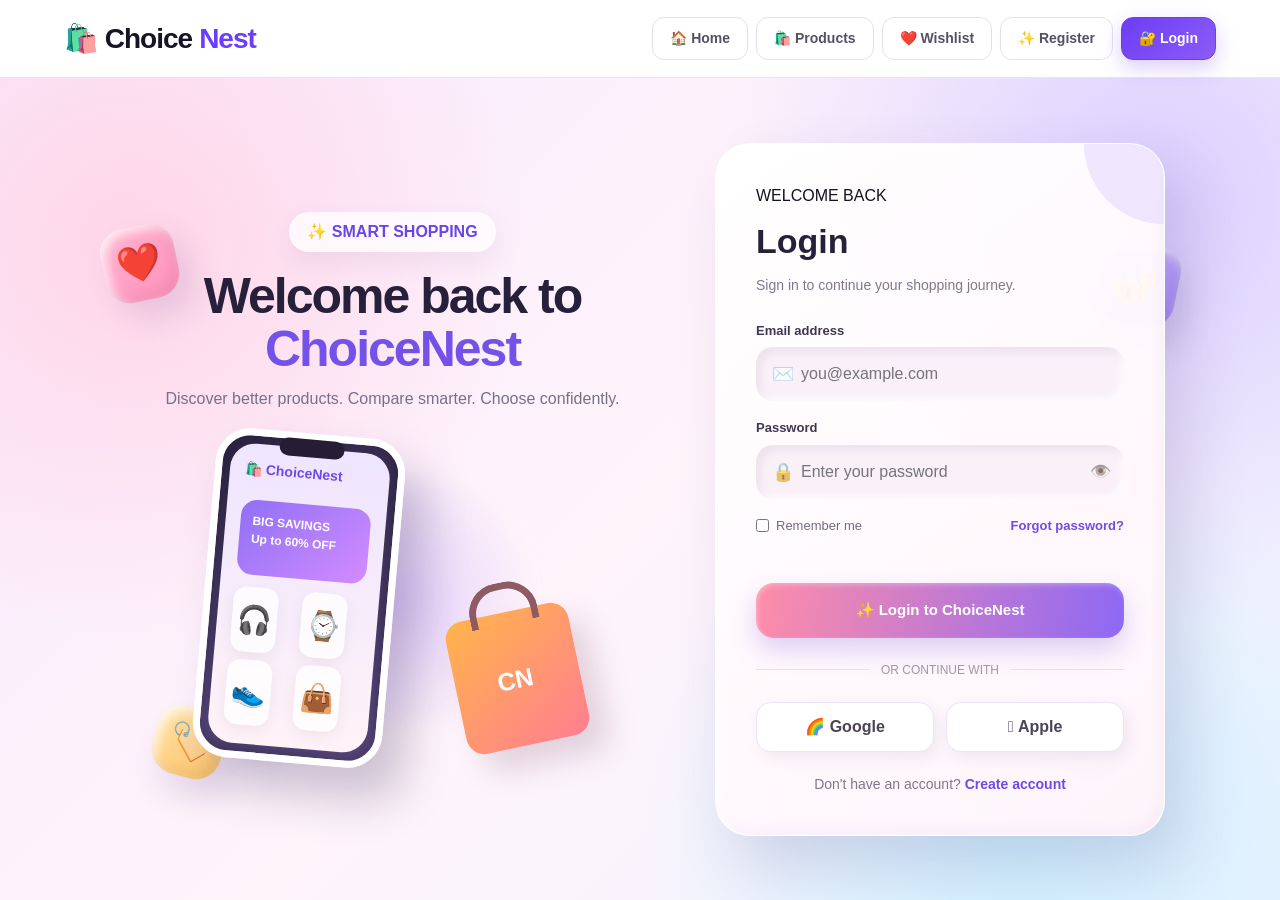
<file: pages/login.html>
<!DOCTYPE html>
<html lang="en">

<head>

    <meta charset="UTF-8">

    <meta
        name="viewport"
        content="width=device-width, initial-scale=1.0">

    <title>Login | ChoiceNest</title>

    <link rel="stylesheet" href="../css/style.css">

    <style>

        /* =========================================
           GLOBAL
        ========================================= */

        * {
            box-sizing: border-box;
        }


        /* =========================================
           HEADER
        ========================================= */

        .site-header {
            min-height: 78px;

            padding: 14px 5%;

            display: flex;
            align-items: center;
            justify-content: space-between;

            gap: 25px;

            background: rgba(255, 255, 255, 0.92);

            backdrop-filter: blur(18px);

            border-bottom: 1px solid #e9e3f5;

            position: sticky;
            top: 0;

            z-index: 1000;
        }


        /* LOGO */

        .site-header .logo {
            text-decoration: none;

            font-size: 28px;

            font-weight: 900;

            letter-spacing: -1px;

            color: #171426;

            white-space: nowrap;
        }


        .site-header .logo span {
            color: #6c3cff;
        }


        /* =========================================
           NAVIGATION BUTTONS
        ========================================= */

        .site-header nav {

            display: flex;

            align-items: center;

            gap: 8px;

        }


        .site-header nav a {

            display: inline-flex;

            align-items: center;

            justify-content: center;

            min-height: 42px;

            padding: 10px 17px;

            border-radius: 12px;

            text-decoration: none;

            color: #555064;

            font-size: 14px;

            font-weight: 700;

            border: 1px solid #e4dff0;

            background: rgba(255,255,255,0.8);

            transition:
                background 0.25s ease,
                color 0.25s ease,
                border-color 0.25s ease,
                transform 0.25s ease,
                box-shadow 0.25s ease;

        }


        /* HOVER */

        .site-header nav a:hover {

            background: #f0eaff;

            color: #6337e8;

            border-color: #d7c9ff;

            transform: translateY(-2px);

            box-shadow:
                0 7px 18px rgba(108,61,245,0.10);

        }


        /* ACTIVE LOGIN PAGE */

        .site-header nav a.active {

            color: white;

            background:
                linear-gradient(
                    135deg,
                    #6d3df5,
                    #8b5cf6
                );

            border-color: #6d3df5;

            box-shadow:
                0 8px 20px
                rgba(108,61,245,0.25);

        }


        .site-header nav a.active:hover {

            color: white;

            background:
                linear-gradient(
                    135deg,
                    #5d2de0,
                    #7c45f5
                );

            border-color: #5d2de0;

            transform: translateY(-2px);

        }


        /* =========================================
           LOGIN PAGE
        ========================================= */

        .login-page {

            min-height: calc(100vh - 78px);

            background:

                radial-gradient(
                    circle at 10% 20%,
                    #ffd6e7 0%,
                    transparent 30%
                ),

                radial-gradient(
                    circle at 90% 15%,
                    #d9ceff 0%,
                    transparent 32%
                ),

                radial-gradient(
                    circle at 80% 90%,
                    #ccefff 0%,
                    transparent 30%
                ),

                linear-gradient(
                    135deg,
                    #f7e9ff,
                    #fff4fa 50%,
                    #edf2ff
                );

            display: flex;

            align-items: center;

            justify-content: center;

            padding: 50px 7%;

            overflow: hidden;

            position: relative;

        }


        /* =========================================
           FLOATING SHAPES
        ========================================= */

        .float-shape {

            position: absolute;

            border-radius: 25px;

            display: grid;

            place-items: center;

            box-shadow:

                12px 18px 30px
                rgba(104,69,150,.15),

                inset -5px -6px 12px
                rgba(0,0,0,.06),

                inset 5px 5px 12px
                rgba(255,255,255,.8);

            animation:
                floating 5s ease-in-out infinite;

        }


        .shape-heart {

            width: 75px;
            height: 75px;

            background:
                linear-gradient(
                    145deg,
                    #ffb5d0,
                    #ff8eb9
                );

            color: white;

            font-size: 36px;

            left: 8%;
            top: 18%;

            transform: rotate(-12deg);

        }


        .shape-lock {

            width: 82px;
            height: 82px;

            background:
                linear-gradient(
                    145deg,
                    #c9b8ff,
                    #a88aff
                );

            font-size: 38px;

            right: 8%;
            top: 20%;

            transform: rotate(12deg);

            animation-delay: 1s;

        }


        .shape-tag {

            width: 70px;
            height: 70px;

            background:
                linear-gradient(
                    145deg,
                    #ffe2a9,
                    #ffc76b
                );

            font-size: 34px;

            left: 12%;
            bottom: 15%;

            transform: rotate(15deg);

            animation-delay: 2s;

        }


        .shape-star {

            width: 55px;
            height: 55px;

            background:
                linear-gradient(
                    145deg,
                    #b9eaff,
                    #82d5ff
                );

            font-size: 28px;

            right: 14%;
            bottom: 17%;

            transform: rotate(-15deg);

            animation-delay: 3s;

        }


        @keyframes floating {

            0%,
            100% {

                transform:
                    translateY(0)
                    rotate(-8deg);

            }

            50% {

                transform:
                    translateY(-18px)
                    rotate(5deg);

            }

        }


        /* =========================================
           LOGIN CONTAINER
        ========================================= */

        .login-container {

            width: min(1050px, 100%);

            display: grid;

            grid-template-columns:
                1fr 450px;

            gap: 45px;

            align-items: center;

            position: relative;

            z-index: 2;

        }


        /* =========================================
           LEFT VISUAL
        ========================================= */

        .login-visual {

            min-height: 600px;

            display: flex;

            flex-direction: column;

            justify-content: center;

            align-items: center;

            position: relative;

        }


        .welcome-text {

            text-align: center;

            margin-bottom: 25px;

        }


        .welcome-text .mini-logo {

            display: inline-flex;

            padding: 8px 18px;

            background:
                rgba(255,255,255,.75);

            border-radius: 30px;

            color: #6845e8;

            font-weight: 800;

            box-shadow:
                0 10px 25px
                rgba(90,50,130,.08);

        }


        .welcome-text h1 {

            margin-top: 18px;

            font-size: 50px;

            line-height: 1.05;

            color: #26203b;

            letter-spacing: -2px;

        }


        .welcome-text h1 span {

            color: #7451e8;

        }


        .welcome-text p {

            margin-top: 12px;

            color: #777087;

            font-size: 16px;

        }


        /* =========================================
           SHOPPING SCENE
        ========================================= */

        .shopping-scene {

            width: 390px;

            height: 330px;

            position: relative;

            display: flex;

            justify-content: center;

            align-items: center;

        }


        .scene-glow {

            position: absolute;

            width: 330px;

            height: 250px;

            border-radius: 50%;

            background:
                radial-gradient(
                    circle,
                    rgba(177,137,255,.35),
                    transparent 70%
                );

            filter: blur(8px);

        }


        /* PHONE */

        .phone {

            width: 190px;

            height: 330px;

            background:
                linear-gradient(
                    145deg,
                    #28213d,
                    #5e4c86
                );

            border: 7px solid white;

            border-radius: 35px;

            box-shadow:

                25px 30px 45px
                rgba(56,38,91,.25),

                inset -6px -6px 10px
                rgba(0,0,0,.2);

            position: relative;

            z-index: 3;

            transform: rotate(5deg);

            padding: 8px;

        }


        .phone-screen {

            height: 100%;

            background:
                linear-gradient(
                    180deg,
                    #eee5ff,
                    #fff2f7
                );

            border-radius: 25px;

            padding: 15px;

            overflow: hidden;

        }


        .phone-notch {

            width: 65px;

            height: 18px;

            background: #241d34;

            border-radius: 20px;

            margin: -8px auto 15px;

        }


        .phone-logo {

            font-weight: 900;

            color: #7049e8;

            font-size: 14px;

            margin-bottom: 20px;

        }


        .phone-banner {

            height: 75px;

            border-radius: 16px;

            background:
                linear-gradient(
                    135deg,
                    #8f70f5,
                    #d38cff
                );

            color: white;

            padding: 12px;

            font-weight: 800;

            font-size: 12px;

        }


        .mini-products {

            display: grid;

            grid-template-columns:
                repeat(2,1fr);

            gap: 8px;

            margin-top: 12px;

        }


        .mini-product {

            height: 65px;

            border-radius: 13px;

            background:
                rgba(255,255,255,.8);

            display: grid;

            place-items: center;

            font-size: 28px;

            box-shadow:
                0 5px 15px
                rgba(0,0,0,.06);

        }


        /* SHOPPING BAG */

        .shopping-bag {

            width: 125px;

            height: 135px;

            background:
                linear-gradient(
                    145deg,
                    #ffb44b,
                    #ff7e91
                );

            border-radius: 18px;

            position: absolute;

            right: 8px;

            bottom: 20px;

            z-index: 4;

            box-shadow:
                15px 20px 30px
                rgba(120,70,100,.2);

            transform: rotate(-12deg);

        }


        .shopping-bag::before {

            content: "";

            position: absolute;

            width: 55px;

            height: 35px;

            border:
                7px solid #8f5b62;

            border-bottom: 0;

            border-radius:
                30px 30px 0 0;

            left: 28px;

            top: -30px;

        }


        .shopping-bag::after {

            content: "CN";

            position: absolute;

            color: white;

            font-weight: 900;

            font-size: 25px;

            left: 42px;

            top: 50px;

        }


        /* PRODUCT BALL */

        .product-ball {

            position: absolute;

            left: 10px;

            bottom: 30px;

            width: 90px;

            height: 90px;

            border-radius: 50%;

            background:
                linear-gradient(
                    145deg,
                    #bceeff,
                    #7ed5ff
                );

            display: grid;

            place-items: center;

            font-size: 40px;

            box-shadow:
                12px 18px 30px
                rgba(60,120,160,.18);

            animation:
                ballFloat 4s ease-in-out infinite;

        }


        @keyframes ballFloat {

            0%,
            100% {
                transform: translateY(0);
            }

            50% {
                transform: translateY(-14px);
            }

        }


        /* =========================================
           LOGIN CARD
        ========================================= */

        .login-card {

            background:
                linear-gradient(
                    145deg,
                    rgba(255,255,255,.96),
                    rgba(255,244,251,.96)
                );

            border-radius: 35px;

            padding: 40px;

            border:
                1px solid
                rgba(255,255,255,.9);

            box-shadow:

                20px 30px 60px
                rgba(75,50,120,.16),

                inset 3px 3px 10px
                rgba(255,255,255,.9),

                inset -4px -5px 12px
                rgba(160,120,190,.08);

            position: relative;

            overflow: hidden;

        }


        .login-card::before {

            content: "";

            position: absolute;

            width: 160px;

            height: 160px;

            border-radius: 50%;

            background: #eadfff;

            right: -80px;

            top: -80px;

            opacity: .7;

        }


        .login-card-header {

            position: relative;

            z-index: 2;

            margin-bottom: 25px;

        }


        .login-card-header .eyebrow {

            margin-bottom: 8px;

        }


        .login-card h2 {

            font-size: 34px;

            color: #282038;

            margin-bottom: 8px;

        }


        .login-card-subtitle {

            color: #81778c;

            font-size: 14px;

        }


        /* =========================================
           FORM
        ========================================= */

        .login-form {

            position: relative;

            z-index: 2;

        }


        .input-group {

            margin-bottom: 17px;

        }


        .input-group label {

            display: block;

            font-size: 13px;

            font-weight: 800;

            color: #40364f;

            margin-bottom: 7px;

        }


        .input-wrapper {

            position: relative;

        }


        .input-icon {

            position: absolute;

            left: 16px;

            top: 50%;

            transform:
                translateY(-50%);

            font-size: 18px;

            opacity: .65;

        }


        .input-wrapper input {

            width: 100%;

            border: 0;

            outline: 0;

            padding:
                15px 45px;

            border-radius: 17px;

            background: #f9f0f8;

            color: #2b2438;

            box-shadow:

                inset 4px 5px 9px
                rgba(115,80,120,.09),

                inset -3px -3px 7px
                rgba(255,255,255,.9);

            transition: .25s;

        }


        .input-wrapper input:focus {

            background: #fff;

            box-shadow:

                0 0 0 3px
                rgba(108,77,246,.12),

                inset 3px 3px 7px
                rgba(100,70,120,.05);

        }


        .password-toggle {

            position: absolute;

            right: 13px;

            top: 50%;

            transform:
                translateY(-50%);

            border: 0;

            background: transparent;

            cursor: pointer;

            font-size: 17px;

            opacity: .6;

        }


        /* =========================================
           LOGIN OPTIONS
        ========================================= */

        .login-options {

            display: flex;

            justify-content: space-between;

            align-items: center;

            margin: 3px 0 20px;

            font-size: 13px;

        }


        .remember {

            display: flex;

            align-items: center;

            gap: 7px;

            color: #756b80;

        }


        .remember input {

            accent-color: #7651eb;

        }


        .forgot {

            color: #714be4;

            font-weight: 800;

        }


        /* =========================================
           LOGIN BUTTON
        ========================================= */

        .login-button {

            width: 100%;

            border: 0;

            padding: 16px;

            border-radius: 18px;

            color: white;

            font-weight: 900;

            font-size: 15px;

            cursor: pointer;

            background:
                linear-gradient(
                    100deg,
                    #ff8da8,
                    #8d68f5
                );

            box-shadow:

                0 12px 25px
                rgba(125,82,221,.25),

                inset 2px 2px 5px
                rgba(255,255,255,.3);

            transition: .25s;

        }


        .login-button:hover {

            transform:
                translateY(-3px);

            box-shadow:

                0 17px 30px
                rgba(125,82,221,.32);

        }


        .login-button:active {

            transform:
                translateY(1px);

        }


        /* =========================================
           DIVIDER
        ========================================= */

        .divider {

            display: flex;

            align-items: center;

            gap: 12px;

            color: #a096aa;

            font-size: 12px;

            margin: 23px 0;

        }


        .divider::before,
        .divider::after {

            content: "";

            height: 1px;

            background: #e7dfea;

            flex: 1;

        }


        /* =========================================
           SOCIAL BUTTONS
        ========================================= */

        .social-buttons {

            display: grid;

            grid-template-columns:
                repeat(2,1fr);

            gap: 12px;

        }


        .social-button {

            border: 1px solid #ebe5f5;

            border-radius: 15px;

            padding: 12px;

            background: #fff;

            cursor: pointer;

            font-weight: 700;

            color: #4c4355;

            box-shadow:
                4px 6px 15px
                rgba(80,50,100,.08);

            transition: .2s;

        }


        .social-button:hover {

            transform:
                translateY(-3px);

            border-color: #cfc0f7;

            background: #f8f4ff;

            color: #6845e8;

            box-shadow:
                7px 10px 20px
                rgba(80,50,100,.12);

        }


        /* =========================================
           SIGNUP
        ========================================= */

        .signup-text {

            text-align: center;

            margin-top: 22px;

            color: #81778c;

            font-size: 14px;

        }


        .signup-text a {

            color: #7048e7;

            font-weight: 900;

        }


        .login-error {

            color: #d83d55;

            font-size: 13px;

            margin-bottom: 10px;

            min-height: 18px;

        }


        /* =========================================
           RESPONSIVE
        ========================================= */

        @media(max-width:900px) {

            .site-header {

                flex-wrap: wrap;

                justify-content: center;

            }


            .site-header .logo {

                width: 100%;

                text-align: center;

            }


            .login-container {

                grid-template-columns: 1fr;

                max-width: 520px;

            }


            .login-visual {

                min-height: auto;

            }


            .welcome-text h1 {

                font-size: 42px;

            }


            .shopping-scene {

                transform: scale(.85);

                margin-top: -20px;

                margin-bottom: -20px;

            }


            .float-shape {

                display: none;

            }

        }


        @media(max-width:600px) {

            .site-header {

                padding:
                    12px 4%;

            }


            .site-header nav {

                width: 100%;

                justify-content: center;

                flex-wrap: wrap;

            }


            .site-header nav a {

                padding:
                    9px 13px;

            }


            .login-page {

                padding:
                    35px 18px;

            }


            .login-card {

                padding:
                    27px 22px;

                border-radius: 27px;

            }


            .login-card h2 {

                font-size: 29px;

            }


            .welcome-text h1 {

                font-size: 35px;

            }


            .shopping-scene {

                transform: scale(.68);

                margin: -50px 0;

            }


            .social-buttons {

                grid-template-columns: 1fr;

            }

        }

    </style>

</head>


<body>


<!-- =========================================
     HEADER
========================================= -->

<header class="site-header">


    <!-- LOGO -->

    <a
        class="logo"
        href="../index.html">

        🛍️ Choice<span>Nest</span>

    </a>


    <!-- NAVIGATION BUTTONS -->

    <nav class="main-nav">


        <a
            href="../index.html">

            🏠 Home

        </a>


        <a
            href="products.html">

            🛍️ Products

        </a>


        <a
            href="wishlist.html">

            ❤️ Wishlist

        </a>


        <a
            href="register.html">

            ✨ Register

        </a>


        <a
            href="login.html"
            class="active">

            🔐 Login

        </a>


    </nav>

</header>



<!-- =========================================
     LOGIN PAGE
========================================= -->

<main class="login-page">


    <!-- Floating decorations -->

    <div
        class="float-shape shape-heart">

        ❤️

    </div>


    <div
        class="float-shape shape-lock">

        🔐

    </div>


    <div
        class="float-shape shape-tag">

        🏷️

    </div>


    <div
        class="float-shape shape-star">

        ✨

    </div>



    <div class="login-container">


        <!-- =====================================
             LEFT
        ====================================== -->

        <section class="login-visual">


            <div class="welcome-text">


                <div class="mini-logo">

                    ✨ SMART SHOPPING

                </div>


                <h1>

                    Welcome back to

                    <span>
                        ChoiceNest
                    </span>

                </h1>


                <p>

                    Discover better products.
                    Compare smarter.
                    Choose confidently.

                </p>

            </div>



            <!-- 3D Shopping Scene -->

            <div class="shopping-scene">


                <div class="scene-glow"></div>



                <!-- Phone -->

                <div class="phone">


                    <div class="phone-screen">


                        <div class="phone-notch"></div>


                        <div class="phone-logo">

                            🛍️ ChoiceNest

                        </div>


                        <div class="phone-banner">

                            BIG SAVINGS

                            <br>

                            Up to 60% OFF

                        </div>



                        <div class="mini-products">


                            <div class="mini-product">
                                🎧
                            </div>


                            <div class="mini-product">
                                ⌚
                            </div>


                            <div class="mini-product">
                                👟
                            </div>


                            <div class="mini-product">
                                👜
                            </div>


                        </div>

                    </div>

                </div>



                <!-- Shopping bag -->

                <div class="shopping-bag"></div>



                <!-- Product ball -->

                <div class="product-ball">

                    🛒

                </div>


            </div>

        </section>



        <!-- =====================================
             RIGHT LOGIN CARD
        ====================================== -->

        <section class="login-card">


            <div class="login-card-header">


                <p class="eyebrow">

                    WELCOME BACK

                </p>


                <h2>

                    Login

                </h2>


                <p class="login-card-subtitle">

                    Sign in to continue your shopping journey.

                </p>

            </div>



            <form
                id="loginForm"
                class="login-form">


                <!-- EMAIL -->

                <div class="input-group">


                    <label for="email">

                        Email address

                    </label>


                    <div class="input-wrapper">


                        <span class="input-icon">

                            ✉️

                        </span>


                        <input
                            id="email"
                            type="email"
                            placeholder="you@example.com"
                            required>


                    </div>

                </div>



                <!-- PASSWORD -->

                <div class="input-group">


                    <label for="password">

                        Password

                    </label>


                    <div class="input-wrapper">


                        <span class="input-icon">

                            🔒

                        </span>


                        <input
                            id="password"
                            type="password"
                            placeholder="Enter your password"
                            required>


                        <button
                            type="button"
                            id="togglePassword"
                            class="password-toggle">

                            👁️

                        </button>


                    </div>

                </div>



                <!-- OPTIONS -->

                <div class="login-options">


                    <label class="remember">


                        <input
                            type="checkbox"
                            id="remember">


                        Remember me


                    </label>


                    <a
                        href="#"
                        class="forgot"
                        onclick="forgotPassword(); return false;">

                        Forgot password?

                    </a>


                </div>



                <!-- ERROR -->

                <div
                    id="loginError"
                    class="login-error">

                </div>



                <!-- LOGIN -->

                <button
                    type="submit"
                    class="login-button">

                    ✨ Login to ChoiceNest

                </button>



                <!-- DIVIDER -->

                <div class="divider">

                    OR CONTINUE WITH

                </div>



                <!-- SOCIAL -->

                <div class="social-buttons">


                    <button
                        type="button"
                        class="social-button">

                        🌈 Google

                    </button>


                    <button
                        type="button"
                        class="social-button">

                         Apple

                    </button>


                </div>



                <!-- REGISTER -->

                <p class="signup-text">

                    Don't have an account?

                    <a href="register.html">

                        Create account

                    </a>

                </p>


            </form>

        </section>

    </div>

</main>



<!-- =========================================
     JAVASCRIPT
========================================= -->

<script>


/* =========================================
   PASSWORD SHOW / HIDE
========================================= */

const password =
    document.getElementById(
        "password"
    );


const togglePassword =
    document.getElementById(
        "togglePassword"
    );


togglePassword.addEventListener(
    "click",
    function () {


        if (
            password.type ===
            "password"
        ) {


            password.type =
                "text";


            togglePassword.textContent =
                "🙈";


        } else {


            password.type =
                "password";


            togglePassword.textContent =
                "👁️";

        }

    }
);



/* =========================================
   LOGIN
========================================= */

document
    .getElementById("loginForm")
    .addEventListener(
        "submit",
        function(event) {


            event.preventDefault();


            const email =
                document
                    .getElementById("email")
                    .value
                    .trim()
                    .toLowerCase();


            const pass =
                document
                    .getElementById("password")
                    .value;


            const error =
                document
                    .getElementById(
                        "loginError"
                    );


            const user =
                JSON.parse(
                    localStorage.getItem(
                        "cn_user"
                    ) || "null"
                );


            /* No account */

            if (!user) {


                error.textContent =
                    "No account found. Please create an account first.";


                return;

            }


            /* Incorrect credentials */

            if (
                user.email.toLowerCase() !==
                    email ||

                user.password !==
                    pass
            ) {


                error.textContent =
                    "Incorrect email or password.";


                return;

            }


            /* Login successful */

            localStorage.setItem(
                "cn_logged_in",
                "true"
            );


            /* Remember me */

            const remember =
                document
                    .getElementById(
                        "remember"
                    )
                    .checked;


            localStorage.setItem(
                "cn_remember",
                remember
            );


            /* Button animation */

            const button =
                document.querySelector(
                    ".login-button"
                );


            button.textContent =
                "✓ Login successful...";


            button.style.background =
                "linear-gradient(100deg,#45c98b,#36a96f)";


            setTimeout(
                function() {

                    location.href =
                        "../index.html";

                },
                700
            );

        }
    );



/* =========================================
   FORGOT PASSWORD
========================================= */

function forgotPassword() {


    const email =
        document
            .getElementById("email")
            .value
            .trim();


    if (!email) {


        alert(
            "Please enter your email address first."
        );


        return;

    }


    alert(
        "Password reset demo: In a real application, a reset link would be sent to " +
        email
    );

}


</script>


</body>

</html>
</file>
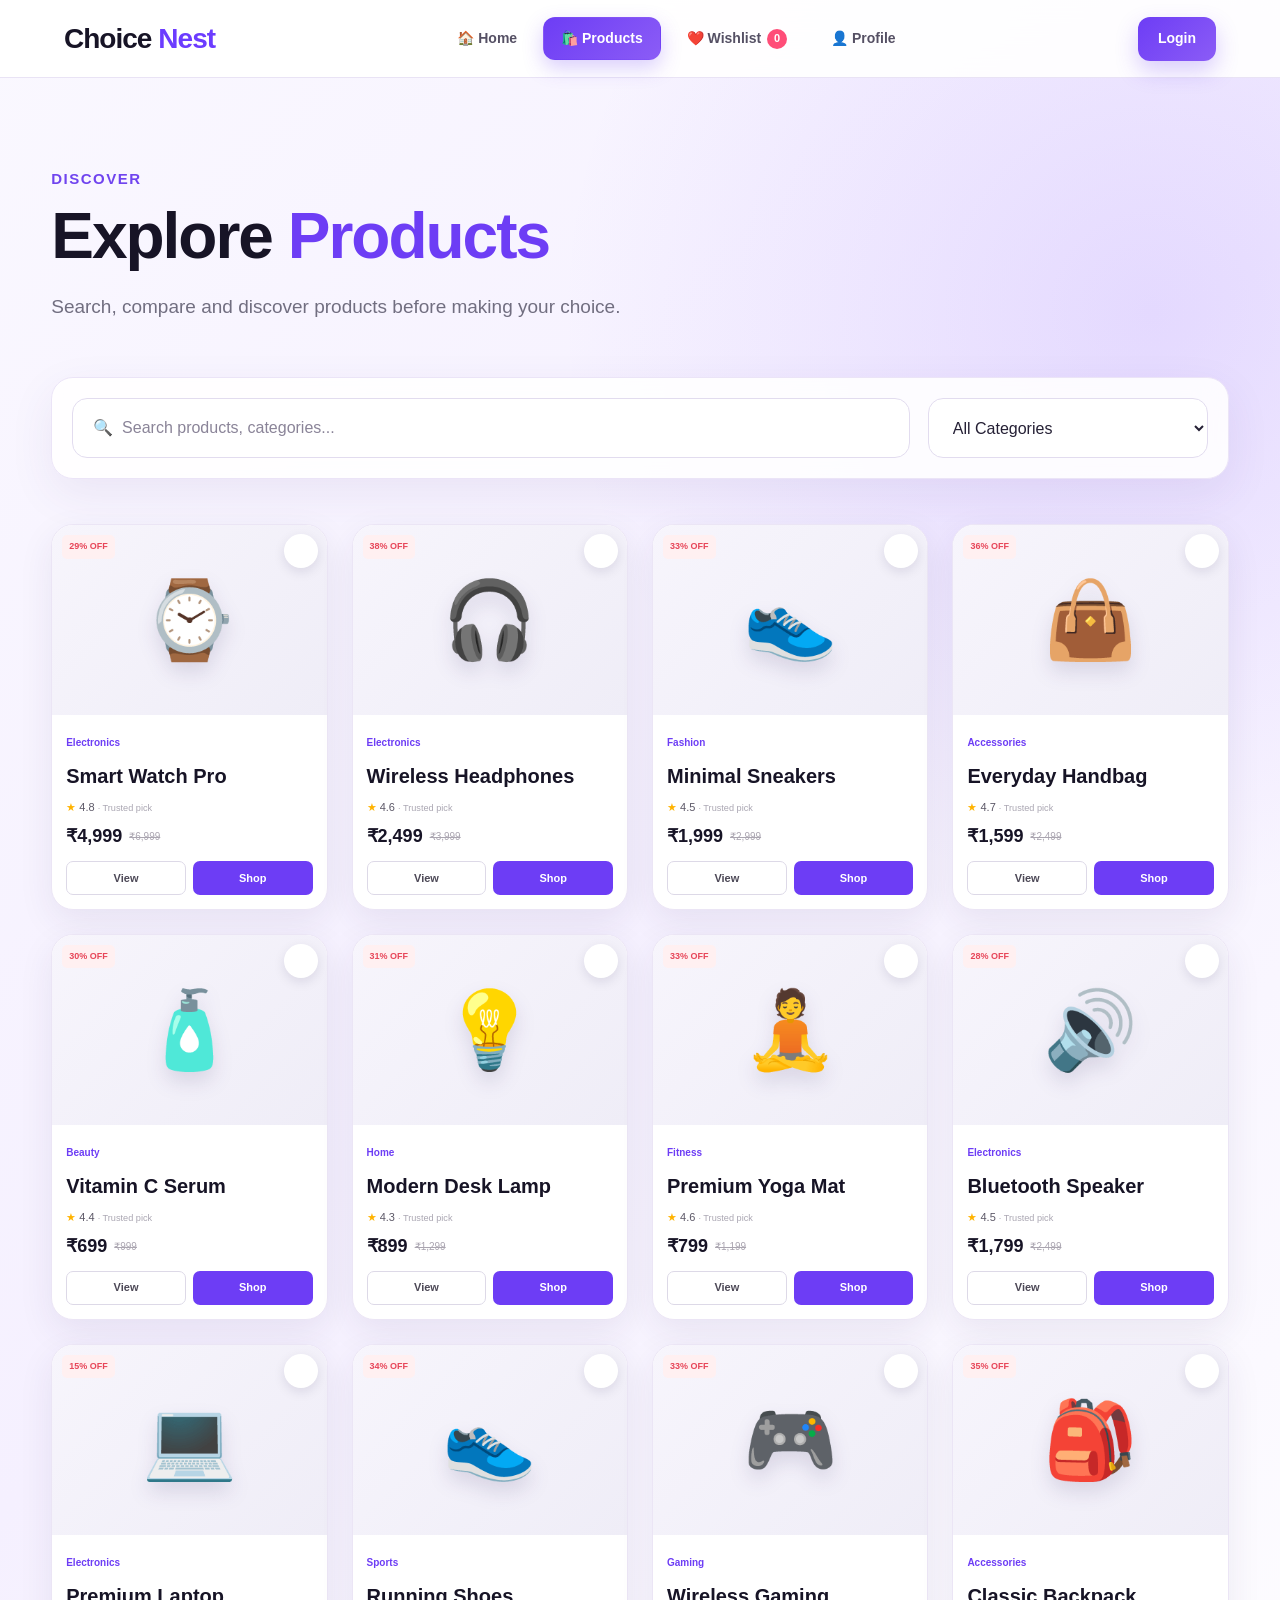
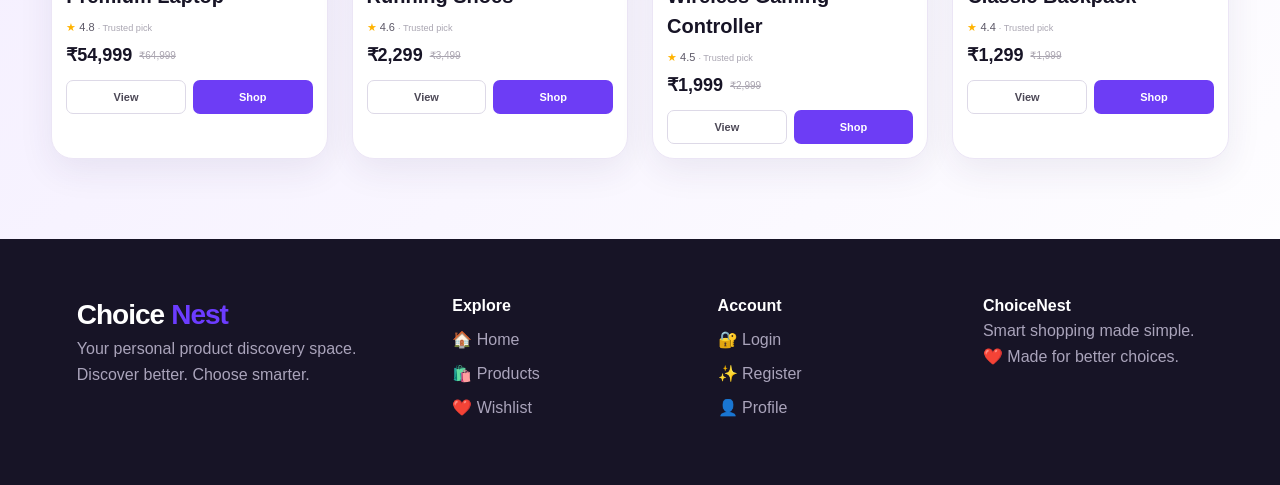
<file: pages/products.html>
<!DOCTYPE html>
<html lang="en">

<head>
    <meta charset="UTF-8">
    <meta name="viewport" content="width=device-width, initial-scale=1.0">

    <title>Products | ChoiceNest</title>

    <link rel="stylesheet" href="../css/style.css">

    <style>
        /* =========================================
           CHOICENEST PRODUCTS PAGE
        ========================================= */

        * {
            box-sizing: border-box;
        }

        body {
            margin: 0;
            font-family: Inter, Arial, sans-serif;
            background:
                radial-gradient(circle at 90% 15%,
                    rgba(124, 77, 255, 0.14),
                    transparent 28%),
                linear-gradient(135deg,
                    #faf8ff 0%,
                    #f5f0ff 45%,
                    #ffffff 100%);
            color: #171426;
        }


        /* =========================================
           HEADER
        ========================================= */

        .site-header {
            min-height: 78px;
            padding: 14px 5%;
            display: flex;
            align-items: center;
            justify-content: space-between;
            gap: 25px;

            background: rgba(255, 255, 255, 0.92);
            backdrop-filter: blur(18px);

            border-bottom: 1px solid #e9e3f5;

            position: sticky;
            top: 0;
            z-index: 1000;
        }


        /* LOGO */

        .logo {
            text-decoration: none;
            font-size: 28px;
            font-weight: 900;
            letter-spacing: -1px;
            color: #171426;

            white-space: nowrap;
        }

        .logo span {
            color: #6c3cff;
        }


        /* =========================================
           NAVIGATION BUTTONS
        ========================================= */

        .main-nav,
        .site-header nav {
            display: flex;
            align-items: center;
            gap: 8px;
        }

        .main-nav a,
        .site-header nav a {
            display: inline-flex;
            align-items: center;
            justify-content: center;

            min-height: 42px;
            padding: 10px 17px;

            border-radius: 12px;

            text-decoration: none;
            color: #555064;

            font-size: 14px;
            font-weight: 700;

            border: 1px solid transparent;

            transition:
                0.25s ease,
                transform 0.25s ease;
        }


        /* HOVER */

        .main-nav a:hover,
        .site-header nav a:hover {
            background: #f0eaff;
            color: #6337e8;
            border-color: #e0d5ff;
            transform: translateY(-2px);
        }


        /* ACTIVE BUTTON */

        .main-nav a.active,
        .site-header nav a.active {
            color: white;
            background: linear-gradient(
                135deg,
                #6d3df5,
                #8b5cf6
            );

            box-shadow:
                0 8px 20px rgba(108, 61, 245, 0.25);
        }

        .main-nav a.active:hover,
        .site-header nav a.active:hover {
            color: white;

            background: linear-gradient(
                135deg,
                #5d2de0,
                #7c45f5
            );

            transform: translateY(-2px);
        }


        /* WISHLIST BADGE */

        .badge {
            min-width: 20px;
            height: 20px;

            margin-left: 6px;

            padding: 0 5px;

            display: inline-flex;
            align-items: center;
            justify-content: center;

            border-radius: 50px;

            background: #ff4d78;
            color: white;

            font-size: 11px;
            font-weight: 800;
        }


        /* =========================================
           LOGIN BUTTON
        ========================================= */

        .header-actions {
            display: flex;
            align-items: center;
        }

        .btn {
            display: inline-flex;
            align-items: center;
            justify-content: center;

            min-height: 44px;

            padding: 11px 20px;

            border-radius: 12px;

            text-decoration: none;

            font-size: 14px;
            font-weight: 800;

            cursor: pointer;

            border: none;

            transition: 0.25s ease;
        }


        .btn-primary {
            color: white;

            background: linear-gradient(
                135deg,
                #6d3df5,
                #8b5cf6
            );

            box-shadow:
                0 10px 22px rgba(108, 61, 245, 0.25);
        }

        .btn-primary:hover {
            transform: translateY(-2px);

            box-shadow:
                0 14px 28px rgba(108, 61, 245, 0.32);
        }


        .btn-outline {
            background: white;
            color: #6337e8;

            border: 1px solid #dcd2f7;
        }

        .btn-outline:hover {
            background: #f4efff;
            transform: translateY(-2px);
        }


        /* =========================================
           PAGE
        ========================================= */

        .page {
            width: min(1380px, 92%);
            margin: auto;

            padding: 65px 0 80px;
        }


        /* =========================================
           PAGE TITLE
        ========================================= */

        .page-title {
            position: relative;

            padding: 25px 0 35px;
        }


        .eyebrow {
            margin: 0 0 12px;

            color: #7044ef;

            font-size: 15px;
            font-weight: 800;

            letter-spacing: 1.5px;
        }


        .page-title h1 {
            margin: 0;

            font-size: clamp(42px, 5vw, 66px);

            line-height: 1.05;

            letter-spacing: -2px;

            font-weight: 900;
        }


        .page-title h1::first-line {
            color: #171426;
        }


        .hero-text {
            margin-top: 22px;

            color: #716e80;

            font-size: 19px;

            line-height: 1.6;
        }


        /* =========================================
           SEARCH TOOLBAR
        ========================================= */

        .toolbar {
            display: grid;

            grid-template-columns: 1fr 280px;

            gap: 18px;

            padding: 20px;

            margin: 20px 0 45px;

            background: rgba(255, 255, 255, 0.88);

            border: 1px solid #ebe4f7;

            border-radius: 22px;

            box-shadow:
                0 15px 45px rgba(76, 53, 130, 0.08);

            backdrop-filter: blur(15px);
        }


        .toolbar input,
        .toolbar select {
            width: 100%;

            height: 60px;

            padding: 0 20px;

            border-radius: 15px;

            border: 1px solid #e2dcef;

            background: white;

            color: #252035;

            font-size: 16px;

            outline: none;

            transition: 0.25s ease;
        }


        .toolbar input::placeholder {
            color: #8a8498;
        }


        .toolbar input:focus,
        .toolbar select:focus {
            border-color: #8a5cf6;

            box-shadow:
                0 0 0 4px rgba(124, 77, 255, 0.10);
        }


        /* =========================================
           PRODUCT GRID
        ========================================= */

        .product-grid {
            display: grid;

            grid-template-columns:
                repeat(4, minmax(0, 1fr));

            gap: 24px;
        }


        /* =========================================
           PRODUCT CARD
        ========================================= */

        .product-card {
            overflow: hidden;

            background: white;

            border: 1px solid #ebe5f5;

            border-radius: 22px;

            box-shadow:
                0 12px 35px rgba(50, 35, 90, 0.08);

            transition:
                transform 0.3s ease,
                box-shadow 0.3s ease;
        }


        .product-card:hover {
            transform: translateY(-8px);

            box-shadow:
                0 22px 50px rgba(73, 47, 130, 0.15);
        }


        .product-card img {
            width: 100%;

            height: 245px;

            object-fit: contain;

            background:
                linear-gradient(
                    135deg,
                    #f8f5ff,
                    #eee9fa
                );

            padding: 25px;
        }


        .product-card-content {
            padding: 20px;
        }


        .product-card h3 {
            margin: 8px 0;

            font-size: 20px;
        }


        .product-card p {
            color: #716e80;

            line-height: 1.5;
        }


        /* =========================================
           EMPTY
        ========================================= */

        .empty {
            padding: 70px 30px;

            text-align: center;

            background: white;

            border-radius: 22px;

            border: 1px solid #ebe5f5;

            box-shadow:
                0 15px 40px rgba(60, 40, 100, 0.08);
        }


        /* =========================================
           FOOTER
        ========================================= */

        footer {
            display: grid;

            grid-template-columns:
                1.5fr 1fr 1fr 1fr;

            gap: 45px;

            padding: 55px 6%;

            background: #171426;

            color: #d9d5e7;
        }


        footer .logo {
            color: white;
        }


        footer p {
            color: #aaa4bb;

            line-height: 1.6;
        }


        footer h4 {
            margin-top: 0;

            color: white;

            font-size: 16px;
        }


        footer a:not(.logo) {
            display: block;

            margin: 10px 0;

            color: #aaa4bb;

            text-decoration: none;

            transition: 0.2s ease;
        }


        footer a:not(.logo):hover {
            color: #9d7cff;

            transform: translateX(3px);
        }


        /* =========================================
           RESPONSIVE
        ========================================= */

        @media (max-width: 1100px) {

            .product-grid {
                grid-template-columns:
                    repeat(3, 1fr);
            }

        }


        @media (max-width: 850px) {

            .site-header {
                flex-wrap: wrap;

                justify-content: center;
            }

            .site-header .logo {
                width: 100%;
                text-align: center;
            }

            .toolbar {
                grid-template-columns: 1fr;
            }

            .product-grid {
                grid-template-columns:
                    repeat(2, 1fr);
            }

            footer {
                grid-template-columns:
                    repeat(2, 1fr);
            }

        }


        @media (max-width: 550px) {

            .page {
                width: 94%;
                padding-top: 35px;
            }

            .site-header nav {
                width: 100%;

                justify-content: center;

                flex-wrap: wrap;
            }

            .site-header nav a {
                padding: 9px 12px;
            }

            .header-actions {
                width: 100%;
                justify-content: center;
            }

            .product-grid {
                grid-template-columns: 1fr;
            }

            .page-title h1 {
                font-size: 42px;
            }

            footer {
                grid-template-columns: 1fr;
            }

        }

    </style>

</head>


<body>


<!-- =========================================
     HEADER
========================================= -->

<header class="site-header">


    <!-- LOGO -->

    <a
        class="logo"
        href="../index.html">

        Choice<span>Nest</span>

    </a>


    <!-- NAVIGATION BUTTONS -->

    <nav class="main-nav">


        <a
            href="../index.html">

            🏠 Home

        </a>


        <a
            href="products.html"
            class="active">

            🛍️ Products

        </a>


        <a
            href="wishlist.html">

            ❤️ Wishlist

            <span
                id="wishlistCount"
                class="badge">

                0

            </span>

        </a>


        <a
            href="profile.html">

            👤 Profile

        </a>


    </nav>


    <!-- LOGIN -->

    <div class="header-actions">

        <a
            id="authButton"
            class="btn btn-primary"
            href="login.html">

            Login

        </a>

    </div>


</header>



<!-- =========================================
     MAIN
========================================= -->

<main class="page">


    <!-- PAGE TITLE -->

    <div class="page-title">

        <p class="eyebrow">

            DISCOVER

        </p>


        <h1>

            Explore
            <span style="color:#6d3df5;">
                Products
            </span>

        </h1>


        <p class="hero-text">

            Search, compare and discover products
            before making your choice.

        </p>

    </div>



    <!-- =========================================
         SEARCH + FILTER
    ========================================= -->

    <div class="toolbar">


        <input
            id="searchProducts"
            type="text"
            placeholder="🔍  Search products, categories...">


        <select
            id="categoryFilter">

            <option value="all">
                All Categories
            </option>

            <option value="Electronics">
                Electronics
            </option>

            <option value="Fashion">
                Fashion
            </option>

            <option value="Beauty">
                Beauty
            </option>

            <option value="Home">
                Home
            </option>

            <option value="Accessories">
                Accessories
            </option>

            <option value="Fitness">
                Fitness
            </option>

        </select>


    </div>



    <!-- =========================================
         PRODUCTS
    ========================================= -->

    <div
        id="products"
        class="product-grid">

    </div>


</main>



<!-- =========================================
     FOOTER
========================================= -->

<footer>


    <!-- BRAND -->

    <div>

        <a
            class="logo"
            href="../index.html">

            Choice<span>Nest</span>

        </a>


        <p>

            Your personal product discovery space.

        </p>

        <p>

            Discover better.
            Choose smarter.

        </p>

    </div>



    <!-- EXPLORE -->

    <div>

        <h4>
            Explore
        </h4>


        <a href="../index.html">
            🏠 Home
        </a>


        <a href="products.html">
            🛍️ Products
        </a>


        <a href="wishlist.html">
            ❤️ Wishlist
        </a>


    </div>



    <!-- ACCOUNT -->

    <div>

        <h4>
            Account
        </h4>


        <a href="login.html">
            🔐 Login
        </a>


        <a href="register.html">
            ✨ Register
        </a>


        <a href="profile.html">
            👤 Profile
        </a>

    </div>



    <!-- CHOICENEST -->

    <div>

        <h4>
            ChoiceNest
        </h4>


        <p>
            Smart shopping made simple.
        </p>


        <p>
            ❤️ Made for better choices.
        </p>

    </div>


</footer>



<!-- =========================================
     JAVASCRIPT
========================================= -->

<script src="../js/app.js"></script>


<script>

document.addEventListener(
    "DOMContentLoaded",
    function () {


        /* ===============================
           SEARCH
        =============================== */

        const search =
            document.getElementById(
                "searchProducts"
            );


        /* ===============================
           CATEGORY
        =============================== */

        const category =
            document.getElementById(
                "categoryFilter"
            );


        /* ===============================
           PRODUCT CONTAINER
        =============================== */

        const container =
            document.getElementById(
                "products"
            );


        if (
            !container ||
            typeof PRODUCTS === "undefined"
        ) {
            return;
        }


        /* ===============================
           RENDER PRODUCTS
        =============================== */

        function renderProducts() {


            const searchText =
                search.value
                    .toLowerCase()
                    .trim();


            const selectedCategory =
                category.value;


            const filtered =
                PRODUCTS.filter(
                    function (product) {


                        const name =
                            String(
                                product.name || ""
                            ).toLowerCase();


                        const productCategory =
                            String(
                                product.category || ""
                            );


                        const matchesSearch =
                            name.includes(
                                searchText
                            ) ||
                            productCategory
                                .toLowerCase()
                                .includes(
                                    searchText
                                );


                        const matchesCategory =
                            selectedCategory ===
                            "all" ||
                            productCategory ===
                            selectedCategory;


                        return (
                            matchesSearch &&
                            matchesCategory
                        );

                    }
                );


            /* EMPTY */

            if (!filtered.length) {

                container.innerHTML = `

                    <div
                        class="empty"
                        style="grid-column:1/-1;">

                        <div
                            style="
                                font-size:55px;
                                margin-bottom:15px;
                            ">

                            🔍

                        </div>


                        <h3>
                            No products found
                        </h3>


                        <p>
                            Try another search
                            or category.
                        </p>

                    </div>

                `;

                return;
            }


            /* PRODUCTS */

            if (
                typeof productCard ===
                "function"
            ) {

                container.innerHTML =
                    filtered
                        .map(productCard)
                        .join("");

            }

        }


        /* ===============================
           EVENTS
        =============================== */

        search.addEventListener(
            "input",
            renderProducts
        );


        category.addEventListener(
            "change",
            renderProducts
        );


        /* ===============================
           INITIAL LOAD
        =============================== */

        renderProducts();


    }

);

</script>


</body>

</html>
</file>
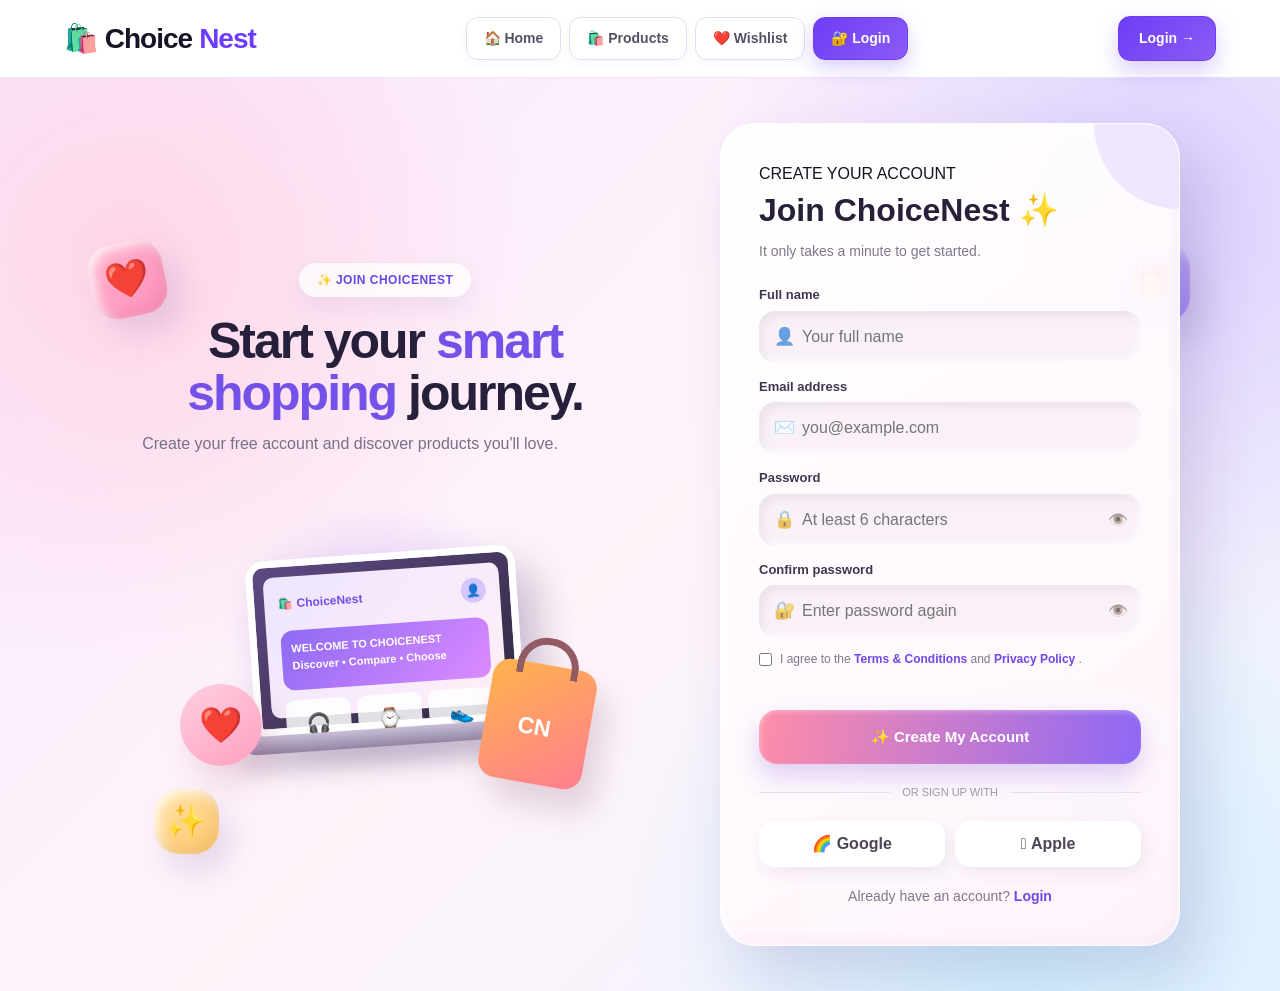
<file: pages/register.html>
<!DOCTYPE html>
<html lang="en">

<head>

    <meta charset="UTF-8">

    <meta
        name="viewport"
        content="width=device-width, initial-scale=1.0">

    <title>Create Account | ChoiceNest</title>

    <link
        rel="stylesheet"
        href="../css/style.css">


    <style>

        /* =========================================
           HEADER NAVIGATION BUTTONS
        ========================================= */

        .site-header {
            min-height: 78px;
            padding: 14px 5%;
            display: flex;
            align-items: center;
            justify-content: space-between;
            gap: 25px;

            background: rgba(255, 255, 255, 0.92);
            backdrop-filter: blur(18px);

            border-bottom: 1px solid #e9e3f5;

            position: sticky;
            top: 0;
            z-index: 1000;
        }


        .site-header .logo {
            text-decoration: none;
            font-size: 28px;
            font-weight: 900;
            letter-spacing: -1px;
            color: #171426;
            white-space: nowrap;
        }


        .site-header .logo span {
            color: #6c3cff;
        }


        /* NAV */

        .site-header nav {
            display: flex;
            align-items: center;
            gap: 8px;
        }


        /* EACH NAV LINK = BUTTON */

        .site-header nav a {

            display: inline-flex;

            align-items: center;

            justify-content: center;

            min-height: 42px;

            padding: 10px 17px;

            border-radius: 12px;

            text-decoration: none;

            color: #555064;

            background: white;

            font-size: 14px;

            font-weight: 700;

            border: 1px solid #e2dcef;

            box-shadow:
                0 3px 10px rgba(70,45,120,0.04);

            transition:
                background 0.25s ease,
                color 0.25s ease,
                border-color 0.25s ease,
                transform 0.25s ease,
                box-shadow 0.25s ease;
        }


        /* HOVER */

        .site-header nav a:hover {

            background: #f0eaff;

            color: #6337e8;

            border-color: #cfc0ff;

            transform: translateY(-3px);

            box-shadow:
                0 8px 20px
                rgba(108,61,245,0.13);
        }


        /* ACTIVE PAGE */

        .site-header nav a.active {

            color: white;

            background:
                linear-gradient(
                    135deg,
                    #6d3df5,
                    #8b5cf6
                );

            border-color: #6d3df5;

            box-shadow:
                0 8px 20px
                rgba(108,61,245,0.25);
        }


        .site-header nav a.active:hover {

            color: white;

            background:
                linear-gradient(
                    135deg,
                    #5d2de0,
                    #7c45f5
                );

            border-color: #5d2de0;

            transform: translateY(-3px);
        }


        /* LOGIN HEADER BUTTON */

        .header-actions {
            display: flex;
            align-items: center;
        }


        .header-login-btn {

            display: inline-flex;

            align-items: center;

            justify-content: center;

            min-height: 44px;

            padding: 11px 20px;

            border-radius: 12px;

            text-decoration: none;

            font-size: 14px;

            font-weight: 800;

            color: white;

            background:
                linear-gradient(
                    135deg,
                    #6d3df5,
                    #8b5cf6
                );

            border: 1px solid #6d3df5;

            box-shadow:
                0 10px 22px
                rgba(108,61,245,0.25);

            transition:
                0.25s ease;
        }


        .header-login-btn:hover {

            transform: translateY(-3px);

            background:
                linear-gradient(
                    135deg,
                    #5d2de0,
                    #7c45f5
                );

            box-shadow:
                0 14px 28px
                rgba(108,61,245,0.32);
        }


        /* =========================================
           REGISTER PAGE
        ========================================= */

        .register-page {

            min-height: calc(100vh - 74px);

            background:
                radial-gradient(
                    circle at 10% 20%,
                    #ffd6e7 0%,
                    transparent 30%
                ),
                radial-gradient(
                    circle at 90% 15%,
                    #d9ceff 0%,
                    transparent 32%
                ),
                radial-gradient(
                    circle at 80% 90%,
                    #ccefff 0%,
                    transparent 30%
                ),
                linear-gradient(
                    135deg,
                    #f7e9ff,
                    #fff4fa 50%,
                    #edf2ff
                );

            display: flex;

            align-items: center;

            justify-content: center;

            padding: 45px 7%;

            overflow: hidden;

            position: relative;
        }


        /* =========================================
           FLOATING SHAPES
        ========================================= */

        .float-shape {

            position: absolute;

            display: grid;

            place-items: center;

            border-radius: 25px;

            box-shadow:
                12px 18px 30px rgba(104,69,150,.15),
                inset -5px -6px 12px rgba(0,0,0,.06),
                inset 5px 5px 12px rgba(255,255,255,.8);

            animation:
                registerFloat 5s ease-in-out infinite;
        }


        .shape-heart {

            width: 75px;
            height: 75px;

            background:
                linear-gradient(
                    145deg,
                    #ffb5d0,
                    #ff8eb9
                );

            font-size: 36px;

            left: 7%;
            top: 18%;

            transform: rotate(-12deg);
        }


        .shape-gift {

            width: 80px;
            height: 80px;

            background:
                linear-gradient(
                    145deg,
                    #c9b8ff,
                    #a88aff
                );

            font-size: 38px;

            right: 7%;
            top: 18%;

            animation-delay: 1s;
        }


        .shape-star {

            width: 65px;
            height: 65px;

            background:
                linear-gradient(
                    145deg,
                    #ffe2a9,
                    #ffc76b
                );

            font-size: 32px;

            left: 12%;
            bottom: 15%;

            animation-delay: 2s;
        }


        .shape-shopping {

            width: 70px;
            height: 70px;

            background:
                linear-gradient(
                    145deg,
                    #b9eaff,
                    #82d5ff
                );

            font-size: 32px;

            right: 12%;
            bottom: 17%;

            animation-delay: 3s;
        }


        @keyframes registerFloat {

            0%,100% {

                transform:
                    translateY(0)
                    rotate(-8deg);

            }

            50% {

                transform:
                    translateY(-18px)
                    rotate(6deg);

            }

        }


        /* =========================================
           MAIN CONTAINER
        ========================================= */

        .register-container {

            width: min(1080px, 100%);

            display: grid;

            grid-template-columns:
                1fr
                460px;

            gap: 50px;

            align-items: center;

            position: relative;

            z-index: 2;
        }


        /* =========================================
           LEFT SIDE
        ========================================= */

        .register-visual {

            min-height: 600px;

            display: flex;

            flex-direction: column;

            justify-content: center;

            align-items: center;

            position: relative;
        }


        .register-welcome {

            text-align: center;

            margin-bottom: 20px;
        }


        .mini-logo {

            display: inline-flex;

            padding: 8px 18px;

            border-radius: 30px;

            background:
                rgba(255,255,255,.75);

            color: #6845e8;

            font-size: 12px;

            font-weight: 900;

            letter-spacing: .5px;

            box-shadow:
                0 10px 25px
                rgba(90,50,130,.08);
        }


        .register-welcome h1 {

            margin-top: 18px;

            font-size: 50px;

            line-height: 1.05;

            letter-spacing: -2px;

            color: #26203b;
        }


        .register-welcome h1 span {

            color: #7451e8;
        }


        .register-welcome p {

            margin-top: 12px;

            color: #777087;

            font-size: 16px;

            max-width: 500px;
        }


        /* =========================================
           3D SHOPPING SCENE
        ========================================= */

        .register-scene {

            width: 410px;

            height: 330px;

            position: relative;

            display: flex;

            justify-content: center;

            align-items: center;
        }


        .scene-glow {

            position: absolute;

            width: 350px;

            height: 250px;

            border-radius: 50%;

            background:
                radial-gradient(
                    circle,
                    rgba(177,137,255,.35),
                    transparent 70%
                );

            filter: blur(8px);
        }


        .laptop {

            width: 270px;

            height: 175px;

            background:
                linear-gradient(
                    145deg,
                    #5d4a83,
                    #30273f
                );

            border: 7px solid white;

            border-radius: 18px 18px 10px 10px;

            position: relative;

            z-index: 3;

            transform: rotate(-4deg);

            box-shadow:
                20px 25px 40px
                rgba(60,40,90,.25);
        }


        .laptop-screen {

            position: absolute;

            inset: 10px;

            border-radius: 10px;

            background:
                linear-gradient(
                    135deg,
                    #eee5ff,
                    #fff0f7
                );

            padding: 14px;
        }


        .laptop-header {

            display: flex;

            justify-content: space-between;

            align-items: center;

            margin-bottom: 15px;
        }


        .laptop-brand {

            color: #714de5;

            font-size: 12px;

            font-weight: 900;
        }


        .laptop-user {

            width: 25px;

            height: 25px;

            border-radius: 50%;

            background: #d5c6ff;

            display: grid;

            place-items: center;

            font-size: 12px;
        }


        .laptop-banner {

            height: 60px;

            border-radius: 12px;

            background:
                linear-gradient(
                    135deg,
                    #8d6af4,
                    #dc8bff
                );

            color: white;

            padding: 10px;

            font-size: 11px;

            font-weight: 900;
        }


        .laptop-products {

            display: grid;

            grid-template-columns:
                repeat(3,1fr);

            gap: 7px;

            margin-top: 10px;
        }


        .laptop-product {

            height: 48px;

            background:
                rgba(255,255,255,.85);

            border-radius: 9px;

            display: grid;

            place-items: center;

            font-size: 20px;
        }


        .laptop-base {

            position: absolute;

            width: 310px;

            height: 18px;

            bottom: -25px;

            left: -25px;

            background:
                linear-gradient(
                    180deg,
                    #c7bed5,
                    #9285a3
                );

            border-radius:
                0 0 20px 20px;

            box-shadow:
                0 15px 20px
                rgba(50,40,70,.18);
        }


        .register-bag {

            width: 105px;

            height: 120px;

            position: absolute;

            right: 0;

            bottom: 22px;

            background:
                linear-gradient(
                    145deg,
                    #ffb44b,
                    #ff7e91
                );

            border-radius: 18px;

            z-index: 5;

            transform: rotate(10deg);

            box-shadow:
                15px 20px 30px
                rgba(120,70,100,.2);
        }


        .register-bag::before {

            content: "";

            position: absolute;

            width: 48px;

            height: 32px;

            border:
                7px solid #925a62;

            border-bottom: 0;

            border-radius:
                30px 30px 0 0;

            left: 22px;

            top: -27px;
        }


        .register-bag::after {

            content: "CN";

            position: absolute;

            color: white;

            font-size: 23px;

            font-weight: 900;

            left: 33px;

            top: 46px;
        }


        .register-heart {

            width: 82px;

            height: 82px;

            border-radius: 50%;

            position: absolute;

            left: 0;

            bottom: 40px;

            z-index: 5;

            display: grid;

            place-items: center;

            font-size: 35px;

            background:
                linear-gradient(
                    145deg,
                    #ffd0e2,
                    #ff9fbe
                );

            box-shadow:
                12px 18px 30px
                rgba(150,70,110,.18);

            animation:
                heartFloat 4s ease-in-out infinite;
        }


        @keyframes heartFloat {

            0%,100% {
                transform:
                    translateY(0)
                    rotate(-5deg);
            }

            50% {
                transform:
                    translateY(-15px)
                    rotate(5deg);
            }

        }


        /* =========================================
           REGISTER CARD
        ========================================= */

        .register-card {

            background:
                linear-gradient(
                    145deg,
                    rgba(255,255,255,.97),
                    rgba(255,244,251,.97)
                );

            border-radius: 35px;

            padding: 38px;

            border:
                1px solid
                rgba(255,255,255,.9);

            box-shadow:
                20px 30px 60px
                rgba(75,50,120,.16),

                inset 3px 3px 10px
                rgba(255,255,255,.9),

                inset -4px -5px 12px
                rgba(160,120,190,.08);

            position: relative;

            overflow: hidden;
        }


        .register-card::before {

            content: "";

            position: absolute;

            width: 170px;

            height: 170px;

            border-radius: 50%;

            background: #eadfff;

            right: -85px;

            top: -85px;

            opacity: .7;
        }


        .register-header {

            position: relative;

            z-index: 2;

            margin-bottom: 23px;
        }


        .register-header h2 {

            font-size: 32px;

            color: #282038;

            margin-bottom: 7px;
        }


        .register-subtitle {

            color: #81778c;

            font-size: 14px;
        }


        /* =========================================
           FORM
        ========================================= */

        .register-form {

            position: relative;

            z-index: 2;
        }


        .input-group {

            margin-bottom: 14px;
        }


        .input-group label {

            display: block;

            font-size: 13px;

            font-weight: 800;

            color: #40364f;

            margin-bottom: 6px;
        }


        .input-wrapper {

            position: relative;
        }


        .input-icon {

            position: absolute;

            left: 15px;

            top: 50%;

            transform:
                translateY(-50%);

            font-size: 17px;

            opacity: .65;
        }


        .input-wrapper input {

            width: 100%;

            border: 0;

            outline: 0;

            padding:
                14px 43px;

            border-radius: 16px;

            background: #f9f0f8;

            color: #2b2438;

            box-shadow:
                inset 4px 5px 9px
                rgba(115,80,120,.09),

                inset -3px -3px 7px
                rgba(255,255,255,.9);

            transition: .25s;
        }


        .input-wrapper input:focus {

            background: #fff;

            box-shadow:
                0 0 0 3px
                rgba(108,77,246,.12),

                inset 3px 3px 7px
                rgba(100,70,120,.05);
        }


        .password-toggle {

            position: absolute;

            right: 13px;

            top: 50%;

            transform:
                translateY(-50%);

            border: 0;

            background: transparent;

            cursor: pointer;

            opacity: .6;
        }


        .terms {

            display: flex;

            align-items: flex-start;

            gap: 8px;

            margin:
                5px 0 18px;

            color: #81778c;

            font-size: 12px;

            line-height: 1.4;
        }


        .terms input {

            margin-top: 2px;

            accent-color: #7450e8;
        }


        .terms a {

            color: #7048e7;

            font-weight: 800;
        }


        .register-button {

            width: 100%;

            border: 0;

            padding: 16px;

            border-radius: 18px;

            color: white;

            font-weight: 900;

            font-size: 15px;

            cursor: pointer;

            background:
                linear-gradient(
                    100deg,
                    #ff8da8,
                    #8d68f5
                );

            box-shadow:
                0 12px 25px
                rgba(125,82,221,.25),

                inset 2px 2px 5px
                rgba(255,255,255,.3);

            transition: .25s;
        }


        .register-button:hover {

            transform: translateY(-3px);

            box-shadow:
                0 17px 30px
                rgba(125,82,221,.32);
        }


        .register-button:active {

            transform: translateY(1px);
        }


        .divider {

            display: flex;

            align-items: center;

            gap: 12px;

            color: #a096aa;

            font-size: 11px;

            margin: 20px 0;
        }


        .divider::before,
        .divider::after {

            content: "";

            height: 1px;

            background: #e7dfea;

            flex: 1;
        }


        .social-buttons {

            display: grid;

            grid-template-columns:
                repeat(2,1fr);

            gap: 10px;
        }


        .social-button {

            border: 0;

            border-radius: 15px;

            padding: 11px;

            background: white;

            cursor: pointer;

            font-weight: 700;

            color: #4c4355;

            box-shadow:
                4px 6px 15px
                rgba(80,50,100,.08);

            transition: .2s;
        }


        .social-button:hover {

            transform: translateY(-2px);

            box-shadow:
                7px 10px 20px
                rgba(80,50,100,.12);
        }


        .login-link {

            text-align: center;

            margin-top: 19px;

            color: #81778c;

            font-size: 14px;
        }


        .login-link a {

            color: #7048e7;

            font-weight: 900;
        }


        .register-error {

            color: #d83d55;

            font-size: 12px;

            min-height: 16px;

            margin-bottom: 8px;
        }


        /* =========================================
           RESPONSIVE
        ========================================= */

        @media(max-width: 1000px) {

            .site-header {
                flex-wrap: wrap;
                justify-content: center;
            }

            .site-header .logo {
                width: 100%;
                text-align: center;
            }

            .site-header nav {
                justify-content: center;
                flex-wrap: wrap;
            }

            .header-actions {
                justify-content: center;
            }

            .register-container {
                grid-template-columns: 1fr;
                max-width: 520px;
            }

            .register-visual {
                min-height: auto;
            }

            .register-welcome h1 {
                font-size: 40px;
            }

            .register-scene {
                transform: scale(.82);
                margin-top: -25px;
                margin-bottom: -35px;
            }

            .float-shape {
                display: none;
            }
        }


        @media(max-width: 600px) {

            .site-header {
                padding: 12px 4%;
            }

            .site-header nav {
                width: 100%;
            }

            .site-header nav a {
                padding: 9px 12px;
                font-size: 13px;
            }

            .header-actions {
                width: 100%;
            }

            .header-login-btn {
                width: 100%;
            }

            .register-page {
                padding: 30px 17px;
            }

            .register-card {
                padding: 27px 21px;
                border-radius: 27px;
            }

            .register-header h2 {
                font-size: 28px;
            }

            .register-welcome h1 {
                font-size: 33px;
            }

            .register-scene {
                transform: scale(.65);
                margin: -60px 0;
            }

            .social-buttons {
                grid-template-columns: 1fr;
            }
        }

    </style>

</head>


<body>


<!-- =========================================
     HEADER
========================================= -->

<header class="site-header">


    <!-- LOGO -->

    <a
        class="logo"
        href="../index.html">

        🛍️ Choice<span>Nest</span>

    </a>


    <!-- NAVIGATION BUTTONS -->

    <nav class="main-nav">


        <a
            href="../index.html">

            🏠 Home

        </a>


        <a
            href="products.html">

            🛍️ Products

        </a>


        <a
            href="wishlist.html">

            ❤️ Wishlist

        </a>


        <a
            href="login.html"
            class="active">

            🔐 Login

        </a>

    </nav>


    <!-- HEADER LOGIN BUTTON -->

    <div class="header-actions">

        <a
            class="header-login-btn"
            href="login.html">

            Login →

        </a>

    </div>

</header>


<!-- =========================================
     REGISTER PAGE
========================================= -->

<main class="register-page">


    <div class="float-shape shape-heart">
        ❤️
    </div>


    <div class="float-shape shape-gift">
        🎁
    </div>


    <div class="float-shape shape-star">
        ✨
    </div>


    <div class="float-shape shape-shopping">
        🛒
    </div>


    <div class="register-container">


        <!-- LEFT VISUAL -->

        <section class="register-visual">


            <div class="register-welcome">

                <div class="mini-logo">

                    ✨ JOIN CHOICENEST

                </div>


                <h1>

                    Start your
                    <span>smart shopping</span>
                    journey.

                </h1>


                <p>

                    Create your free account and
                    discover products you'll love.

                </p>

            </div>


            <!-- 3D SHOPPING SCENE -->

            <div class="register-scene">

                <div class="scene-glow"></div>


                <div class="laptop">

                    <div class="laptop-screen">


                        <div class="laptop-header">

                            <div class="laptop-brand">

                                🛍️ ChoiceNest

                            </div>


                            <div class="laptop-user">

                                👤

                            </div>

                        </div>


                        <div class="laptop-banner">

                            WELCOME TO CHOICENEST

                            <br>

                            Discover • Compare • Choose

                        </div>


                        <div class="laptop-products">

                            <div class="laptop-product">
                                🎧
                            </div>

                            <div class="laptop-product">
                                ⌚
                            </div>

                            <div class="laptop-product">
                                👟
                            </div>

                        </div>

                    </div>


                    <div class="laptop-base"></div>

                </div>


                <div class="register-bag"></div>


                <div class="register-heart">

                    ❤️

                </div>

            </div>

        </section>


        <!-- REGISTER CARD -->

        <section class="register-card">


            <div class="register-header">

                <p class="eyebrow">

                    CREATE YOUR ACCOUNT

                </p>


                <h2>

                    Join ChoiceNest ✨

                </h2>


                <p class="register-subtitle">

                    It only takes a minute to get started.

                </p>

            </div>


            <form
                id="signupForm"
                class="register-form">


                <!-- NAME -->

                <div class="input-group">

                    <label for="name">
                        Full name
                    </label>


                    <div class="input-wrapper">

                        <span class="input-icon">
                            👤
                        </span>


                        <input
                            id="name"
                            type="text"
                            placeholder="Your full name"
                            required>

                    </div>

                </div>


                <!-- EMAIL -->

                <div class="input-group">

                    <label for="email">
                        Email address
                    </label>


                    <div class="input-wrapper">

                        <span class="input-icon">
                            ✉️
                        </span>


                        <input
                            id="email"
                            type="email"
                            placeholder="you@example.com"
                            required>

                    </div>

                </div>


                <!-- PASSWORD -->

                <div class="input-group">

                    <label for="password">
                        Password
                    </label>


                    <div class="input-wrapper">

                        <span class="input-icon">
                            🔒
                        </span>


                        <input
                            id="password"
                            type="password"
                            minlength="6"
                            placeholder="At least 6 characters"
                            required>


                        <button
                            type="button"
                            id="togglePassword"
                            class="password-toggle">

                            👁️

                        </button>

                    </div>

                </div>


                <!-- CONFIRM PASSWORD -->

                <div class="input-group">

                    <label for="confirmPassword">
                        Confirm password
                    </label>


                    <div class="input-wrapper">

                        <span class="input-icon">
                            🔐
                        </span>


                        <input
                            id="confirmPassword"
                            type="password"
                            minlength="6"
                            placeholder="Enter password again"
                            required>


                        <button
                            type="button"
                            id="toggleConfirm"
                            class="password-toggle">

                            👁️

                        </button>

                    </div>

                </div>


                <!-- TERMS -->

                <label class="terms">

                    <input
                        type="checkbox"
                        id="terms"
                        required>


                    <span>

                        I agree to the
                        <a href="#">
                            Terms & Conditions
                        </a>
                        and
                        <a href="#">
                            Privacy Policy
                        </a>.

                    </span>

                </label>


                <div
                    id="registerError"
                    class="register-error">
                </div>


                <!-- REGISTER -->

                <button
                    type="submit"
                    class="register-button">

                    ✨ Create My Account

                </button>


                <!-- DIVIDER -->

                <div class="divider">

                    OR SIGN UP WITH

                </div>


                <!-- SOCIAL -->

                <div class="social-buttons">

                    <button
                        type="button"
                        class="social-button">

                        🌈 Google

                    </button>


                    <button
                        type="button"
                        class="social-button">

                         Apple

                    </button>

                </div>


                <!-- LOGIN -->

                <p class="login-link">

                    Already have an account?

                    <a href="login.html">

                        Login

                    </a>

                </p>


            </form>

        </section>

    </div>

</main>


<script>

/* =========================================
   SHOW / HIDE PASSWORD
========================================= */

const password =
    document.getElementById("password");


const confirmPassword =
    document.getElementById("confirmPassword");


document
    .getElementById("togglePassword")
    .addEventListener("click", function () {

        if (password.type === "password") {

            password.type = "text";

            this.textContent = "🙈";

        } else {

            password.type = "password";

            this.textContent = "👁️";

        }

    });


document
    .getElementById("toggleConfirm")
    .addEventListener("click", function () {

        if (confirmPassword.type === "password") {

            confirmPassword.type = "text";

            this.textContent = "🙈";

        } else {

            confirmPassword.type = "password";

            this.textContent = "👁️";

        }

    });


/* =========================================
   REGISTER ACCOUNT
========================================= */

document
    .getElementById("signupForm")
    .addEventListener("submit", function (event) {

        event.preventDefault();


        const name =
            document
                .getElementById("name")
                .value
                .trim();


        const email =
            document
                .getElementById("email")
                .value
                .trim()
                .toLowerCase();


        const passwordValue =
            password.value;


        const confirmValue =
            confirmPassword.value;


        const error =
            document.getElementById(
                "registerError"
            );


        /* PASSWORD CHECK */

        if (passwordValue.length < 6) {

            error.textContent =
                "Password must contain at least 6 characters.";

            return;

        }


        /* CONFIRM PASSWORD */

        if (passwordValue !== confirmValue) {

            error.textContent =
                "Passwords do not match.";

            return;

        }


        /* EXISTING ACCOUNT */

        const existingUser =
            JSON.parse(
                localStorage.getItem(
                    "cn_user"
                ) || "null"
            );


        if (
            existingUser &&
            existingUser.email.toLowerCase() === email
        ) {

            error.textContent =
                "An account with this email already exists.";

            return;

        }


        /* CREATE USER */

        const user = {

            id: Date.now(),

            name: name,

            email: email,

            password: passwordValue,

            favorites: [],

            saved: [],

            recentlyViewed: [],

            createdAt:
                new Date().toISOString()

        };


        localStorage.setItem(
            "cn_user",
            JSON.stringify(user)
        );


        localStorage.setItem(
            "cn_logged_in",
            "true"
        );


        /* SUCCESS */

        const button =
            document.querySelector(
                ".register-button"
            );


        button.textContent =
            "✓ Account Created!";


        button.style.background =
            "linear-gradient(100deg,#45c98b,#36a96f)";


        setTimeout(() => {

            location.href =
                "profile.html";

        }, 800);

    });

</script>


</body>

</html>
</file>
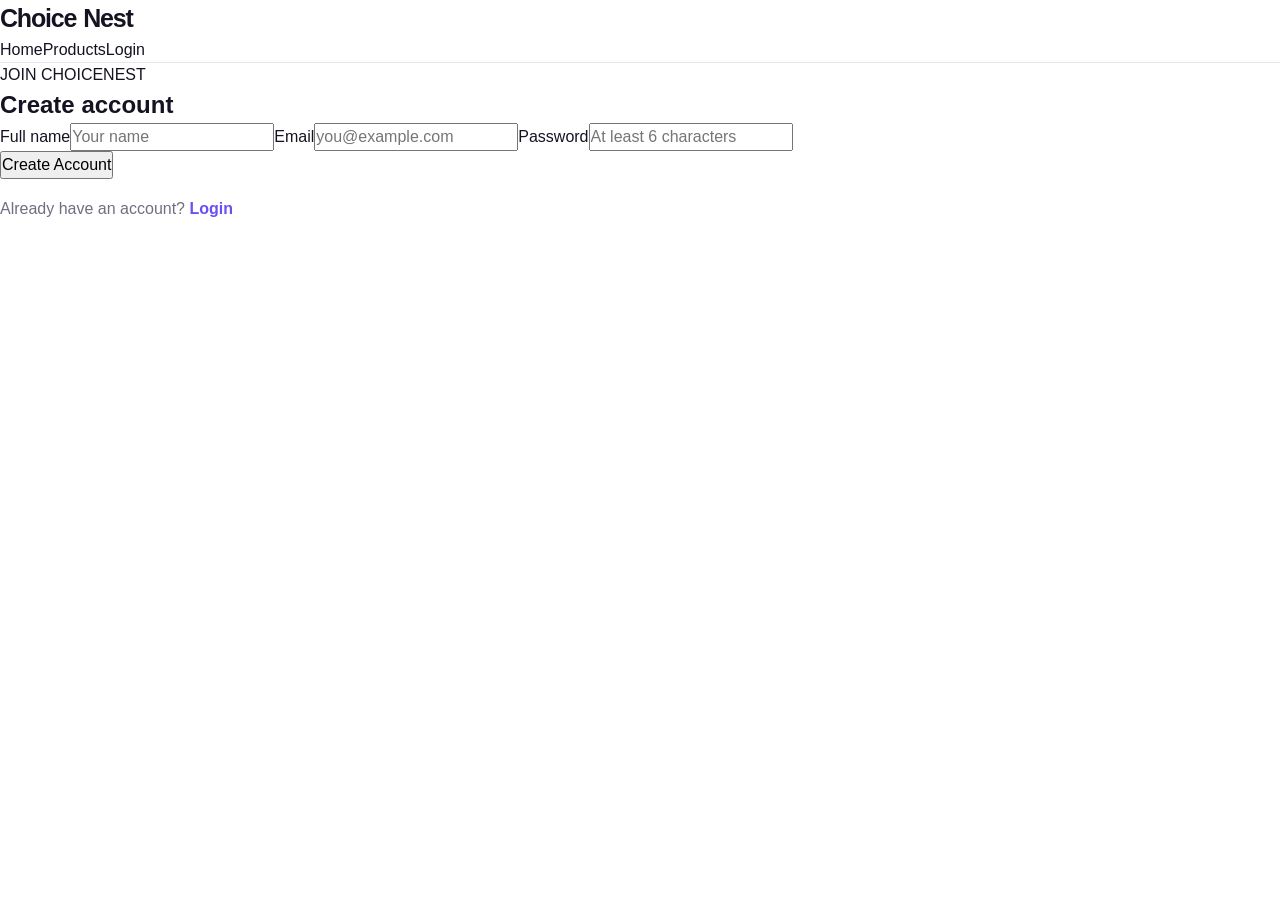
<file: pages/signup.html>
<!DOCTYPE html>
<html lang="en"><head><meta charset="UTF-8"><meta name="viewport" content="width=device-width,initial-scale=1"><title>Sign Up | ChoiceNest</title><link rel="stylesheet" href="../css/style.css"></head>
<body><header class="site-header"><a class="logo" href="../index.html">Choice<span>Nest</span></a><nav><a href="../index.html">Home</a><a href="products.html">Products</a><a href="login.html">Login</a></nav></header>
<main class="auth-wrap"><section class="auth-card"><p class="eyebrow">JOIN CHOICENEST</p><h1>Create account</h1><form id="signupForm" class="form"><label>Full name<input id="name" required placeholder="Your name"></label><label>Email<input id="email" type="email" required placeholder="you@example.com"></label><label>Password<input id="password" type="password" minlength="6" required placeholder="At least 6 characters"></label><div id="error" class="form-error"></div><button class="btn btn-primary">Create Account</button></form><p style="margin-top:18px;color:#716e80">Already have an account? <a href="login.html" style="color:#6c4df6;font-weight:700">Login</a></p></section></main>
<script>
document.getElementById("signupForm").addEventListener("submit",e=>{e.preventDefault();const user={id:Date.now(),name:document.getElementById("name").value,email:document.getElementById("email").value,password:document.getElementById("password").value,favorites:[],saved:[],recentlyViewed:[],createdAt:new Date().toISOString()};localStorage.setItem("cn_user",JSON.stringify(user));localStorage.setItem("cn_logged_in","true");location.href="profile.html"});
</script></body></html>
</file>
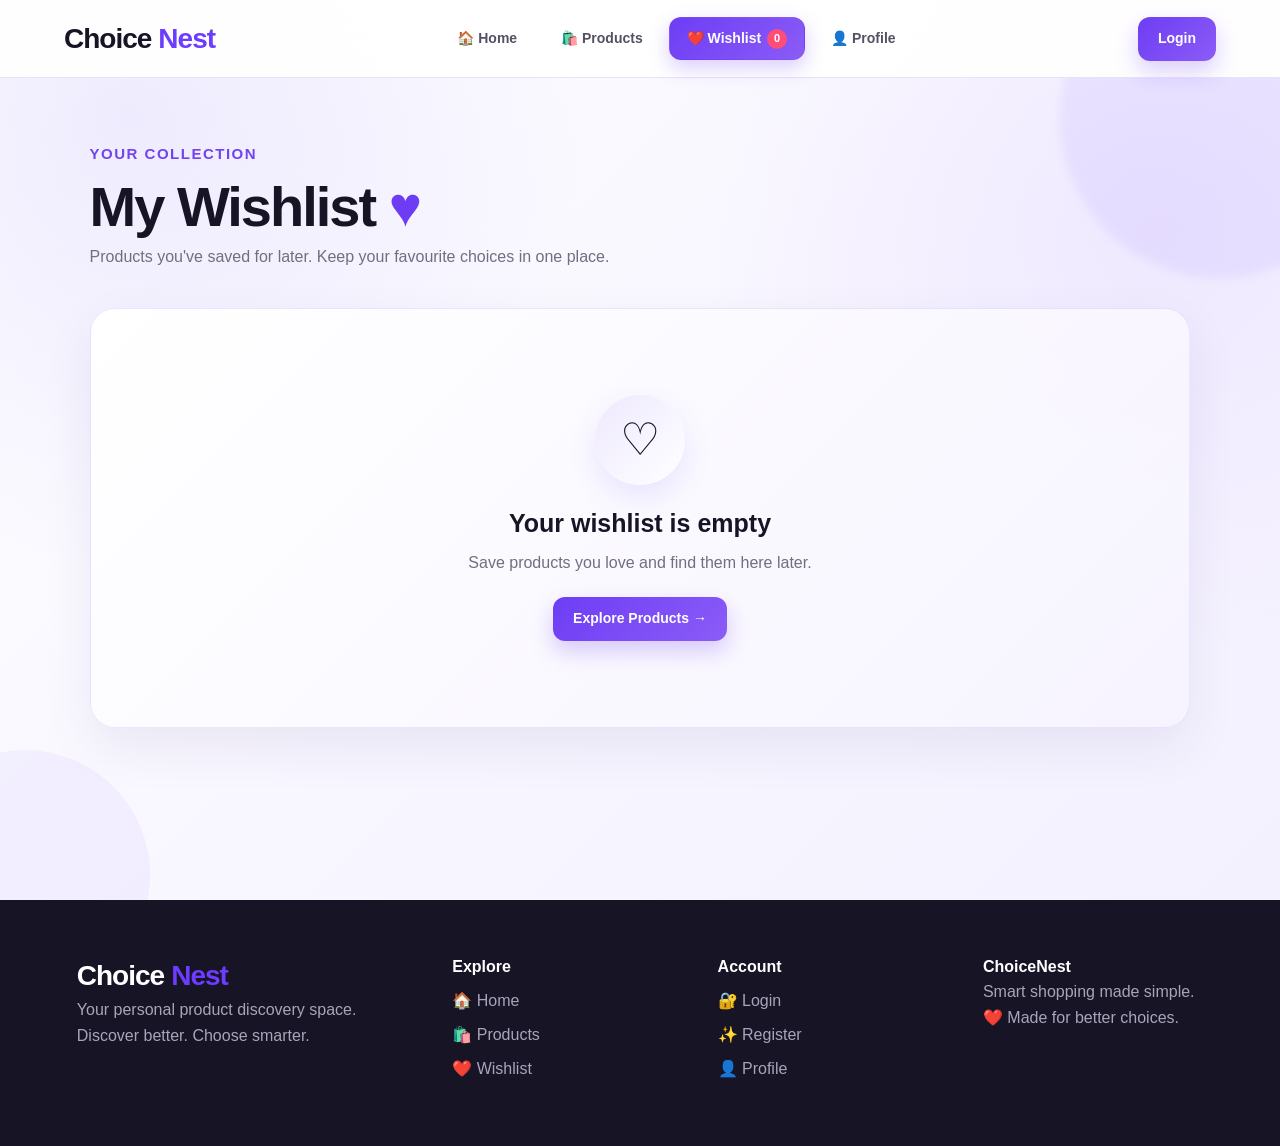
<file: pages/wishlist.html>
<!DOCTYPE html>
<html lang="en">

<head>
    <meta charset="UTF-8">

    <meta
        name="viewport"
        content="width=device-width, initial-scale=1.0">

    <title>Wishlist | ChoiceNest</title>

    <link
        rel="stylesheet"
        href="../css/style.css">

    <style>

        /* =========================================
           GLOBAL
        ========================================= */

        * {
            box-sizing: border-box;
        }

        body {
            margin: 0;

            font-family:
                Inter,
                Arial,
                sans-serif;

            background:
                radial-gradient(
                    circle at 10% 10%,
                    rgba(108, 77, 246, 0.10),
                    transparent 30%
                ),
                radial-gradient(
                    circle at 90% 20%,
                    rgba(171, 125, 255, 0.10),
                    transparent 30%
                ),
                linear-gradient(
                    135deg,
                    #ffffff 0%,
                    #f8f6ff 45%,
                    #f3f0ff 100%
                );

            min-height: 100vh;

            color: #171426;
        }


        /* =========================================
           HEADER
        ========================================= */

        .site-header {
            min-height: 78px;

            padding: 14px 5%;

            display: flex;

            align-items: center;

            justify-content: space-between;

            gap: 25px;

            background:
                rgba(255, 255, 255, 0.92);

            backdrop-filter: blur(18px);

            border-bottom:
                1px solid #e9e3f5;

            position: sticky;

            top: 0;

            z-index: 1000;
        }


        /* =========================================
           LOGO
        ========================================= */

        .logo {
            text-decoration: none;

            font-size: 28px;

            font-weight: 900;

            letter-spacing: -1px;

            color: #171426;

            white-space: nowrap;
        }

        .logo span {
            color: #6c3cff;
        }


        /* =========================================
           NAVIGATION BUTTONS
        ========================================= */

        .site-header nav {
            display: flex;

            align-items: center;

            gap: 8px;
        }


        .site-header nav a {
            display: inline-flex;

            align-items: center;

            justify-content: center;

            min-height: 42px;

            padding: 10px 17px;

            border-radius: 12px;

            text-decoration: none;

            color: #555064;

            font-size: 14px;

            font-weight: 700;

            border: 1px solid transparent;

            transition:
                background 0.25s ease,
                color 0.25s ease,
                border-color 0.25s ease,
                transform 0.25s ease,
                box-shadow 0.25s ease;
        }


        /* =========================================
           NAVIGATION HOVER
        ========================================= */

        .site-header nav a:hover {

            background: #f0eaff;

            color: #6337e8;

            border-color: #e0d5ff;

            transform: translateY(-2px);

            box-shadow:
                0 6px 15px
                rgba(108, 61, 245, 0.12);
        }


        /* =========================================
           ACTIVE WISHLIST BUTTON
        ========================================= */

        .site-header nav a.active {

            color: white;

            background:
                linear-gradient(
                    135deg,
                    #6d3df5,
                    #8b5cf6
                );

            border-color: transparent;

            box-shadow:
                0 8px 20px
                rgba(108, 61, 245, 0.25);
        }


        /* =========================================
           ACTIVE BUTTON HOVER
        ========================================= */

        .site-header nav a.active:hover {

            color: white;

            background:
                linear-gradient(
                    135deg,
                    #5d2de0,
                    #7c45f5
                );

            transform: translateY(-2px);

            box-shadow:
                0 10px 24px
                rgba(108, 61, 245, 0.32);
        }


        /* =========================================
           WISHLIST BADGE
        ========================================= */

        .badge {

            min-width: 20px;

            height: 20px;

            margin-left: 6px;

            padding: 0 5px;

            display: inline-flex;

            align-items: center;

            justify-content: center;

            border-radius: 50px;

            background: #ff4d78;

            color: white;

            font-size: 11px;

            font-weight: 800;
        }


        /* =========================================
           HEADER LOGIN
        ========================================= */

        .header-actions {

            display: flex;

            align-items: center;
        }


        .btn {

            display: inline-flex;

            align-items: center;

            justify-content: center;

            min-height: 44px;

            padding: 11px 20px;

            border-radius: 12px;

            text-decoration: none;

            font-size: 14px;

            font-weight: 800;

            cursor: pointer;

            border: none;

            transition: 0.25s ease;
        }


        .btn-primary {

            color: white;

            background:
                linear-gradient(
                    135deg,
                    #6d3df5,
                    #8b5cf6
                );

            box-shadow:
                0 10px 22px
                rgba(108, 61, 245, 0.25);
        }


        .btn-primary:hover {

            transform: translateY(-2px);

            box-shadow:
                0 14px 28px
                rgba(108, 61, 245, 0.32);
        }


        .btn-outline {

            background: white;

            color: #6337e8;

            border:
                1px solid #dcd2f7;
        }


        .btn-outline:hover {

            background: #f4efff;

            transform: translateY(-2px);
        }


        /* =========================================
           WISHLIST PAGE
        ========================================= */

        .wishlist-page {

            min-height:
                calc(100vh - 78px);

            padding:
                65px 7% 90px;

            position: relative;

            overflow: hidden;
        }


        /* =========================================
           DECORATIVE BACKGROUND
        ========================================= */

        .wishlist-page::before {

            content: "";

            position: absolute;

            width: 320px;

            height: 320px;

            background:
                rgba(108, 77, 246, 0.08);

            border-radius: 50%;

            top: -120px;

            right: -100px;

            filter: blur(5px);

            pointer-events: none;
        }


        .wishlist-page::after {

            content: "";

            position: absolute;

            width: 250px;

            height: 250px;

            background:
                rgba(155, 119, 255, 0.08);

            border-radius: 50%;

            bottom: -100px;

            left: -100px;

            pointer-events: none;
        }


        /* =========================================
           TITLE
        ========================================= */

        .wishlist-heading {

            position: relative;

            z-index: 2;

            margin-bottom: 38px;
        }


        .eyebrow {

            margin:
                0 0 12px;

            color: #7044ef;

            font-size: 15px;

            font-weight: 800;

            letter-spacing: 1.5px;
        }


        .wishlist-heading h1 {

            margin: 0 0 8px;

            font-size:
                clamp(40px, 5vw, 56px);

            line-height: 1.05;

            letter-spacing: -2px;

            font-weight: 900;
        }


        .wishlist-heading h1 span {

            color: #6d3df5;
        }


        .wishlist-description {

            color: #716e80;

            font-size: 16px;

            line-height: 1.6;

            margin: 0;
        }


        /* =========================================
           PRODUCT CONTAINER
        ========================================= */

        #wishlistProducts {

            position: relative;

            z-index: 2;
        }


        .product-grid {

            display: grid;

            grid-template-columns:
                repeat(4, minmax(0, 1fr));

            gap: 24px;
        }


        /* =========================================
           PRODUCT CARD
        ========================================= */

        #wishlistProducts .product-card {

            transition:
                transform 0.3s ease,
                box-shadow 0.3s ease;

            box-shadow:
                0 8px 30px
                rgba(45, 35, 100, 0.07);
        }


        #wishlistProducts .product-card:hover {

            transform:
                translateY(-8px);

            box-shadow:
                0 20px 45px
                rgba(70, 50, 150, 0.15);
        }


        /* =========================================
           EMPTY WISHLIST
        ========================================= */

        .wishlist-empty {

            grid-column: 1 / -1;

            min-height: 420px;

            display: flex;

            flex-direction: column;

            align-items: center;

            justify-content: center;

            text-align: center;

            background:
                linear-gradient(
                    135deg,
                    rgba(255,255,255,0.95),
                    rgba(246,243,255,0.95)
                );

            border:
                1px solid
                rgba(108,77,246,0.12);

            border-radius: 25px;

            box-shadow:
                0 20px 50px
                rgba(54, 38, 120, 0.08);

            padding: 40px;
        }


        .wishlist-empty-icon {

            width: 90px;

            height: 90px;

            border-radius: 50%;

            display: flex;

            align-items: center;

            justify-content: center;

            background:
                linear-gradient(
                    135deg,
                    #eee9ff,
                    #ffffff
                );

            font-size: 45px;

            margin-bottom: 20px;

            box-shadow:
                0 12px 30px
                rgba(108,77,246,0.12);
        }


        .wishlist-empty h3 {

            font-size: 25px;

            margin:
                0 0 8px;
        }


        .wishlist-empty p {

            color: #716e80;

            margin:
                0 0 22px;
        }


        /* =========================================
           FOOTER
        ========================================= */

        footer {

            display: grid;

            grid-template-columns:
                1.5fr 1fr 1fr 1fr;

            gap: 45px;

            padding:
                55px 6%;

            background: #171426;

            color: #d9d5e7;
        }


        footer .logo {

            color: white;
        }


        footer p {

            color: #aaa4bb;

            line-height: 1.6;
        }


        footer h4 {

            margin-top: 0;

            color: white;

            font-size: 16px;
        }


        footer a:not(.logo) {

            display: block;

            margin: 10px 0;

            color: #aaa4bb;

            text-decoration: none;

            transition: 0.2s ease;
        }


        footer a:not(.logo):hover {

            color: #9d7cff;

            transform:
                translateX(3px);
        }


        /* =========================================
           RESPONSIVE
        ========================================= */

        @media (max-width: 1100px) {

            .product-grid {

                grid-template-columns:
                    repeat(3, 1fr);
            }
        }


        @media (max-width: 850px) {

            .site-header {

                flex-wrap: wrap;

                justify-content: center;
            }


            .site-header .logo {

                width: 100%;

                text-align: center;
            }


            .site-header nav {

                width: 100%;

                justify-content: center;

                flex-wrap: wrap;
            }


            .header-actions {

                width: 100%;

                justify-content: center;
            }


            .product-grid {

                grid-template-columns:
                    repeat(2, 1fr);
            }


            footer {

                grid-template-columns:
                    repeat(2, 1fr);
            }
        }


        @media (max-width: 550px) {

            .wishlist-page {

                padding:
                    45px 5% 60px;
            }


            .site-header nav a {

                padding:
                    9px 12px;
            }


            .product-grid {

                grid-template-columns: 1fr;
            }


            .wishlist-heading h1 {

                font-size: 38px;
            }


            .wishlist-description {

                font-size: 14px;
            }


            .wishlist-empty {

                min-height: 350px;

                padding: 25px;
            }


            footer {

                grid-template-columns: 1fr;
            }
        }

    </style>

</head>


<body>


<!-- =========================================
     HEADER
========================================= -->

<header class="site-header">


    <!-- LOGO -->

    <a
        class="logo"
        href="../index.html">

        Choice<span>Nest</span>

    </a>


    <!-- NAVIGATION -->

    <nav>


        <a
            href="../index.html">

            🏠 Home

        </a>


        <a
            href="products.html">

            🛍️ Products

        </a>


        <a
            href="wishlist.html"
            class="active">

            ❤️ Wishlist

            <span
                id="wishlistCount"
                class="badge">

                0

            </span>

        </a>


        <a
            href="profile.html">

            👤 Profile

        </a>


    </nav>


    <!-- LOGIN -->

    <div class="header-actions">

        <a
            id="authButton"
            class="btn btn-primary"
            href="login.html">

            Login

        </a>

    </div>


</header>



<!-- =========================================
     MAIN
========================================= -->

<main class="wishlist-page">


    <!-- TITLE -->

    <div class="wishlist-heading">


        <p class="eyebrow">

            YOUR COLLECTION

        </p>


        <h1>

            My Wishlist
            <span>♥</span>

        </h1>


        <p class="wishlist-description">

            Products you've saved for later.
            Keep your favourite choices in one place.

        </p>


    </div>



    <!-- WISHLIST PRODUCTS -->

    <div
        id="wishlistProducts"
        class="product-grid">

    </div>


</main>



<!-- =========================================
     FOOTER
========================================= -->

<footer>


    <!-- BRAND -->

    <div>

        <a
            class="logo"
            href="../index.html">

            Choice<span>Nest</span>

        </a>


        <p>

            Your personal product discovery space.

        </p>


        <p>

            Discover better.
            Choose smarter.

        </p>

    </div>



    <!-- EXPLORE -->

    <div>

        <h4>
            Explore
        </h4>


        <a href="../index.html">

            🏠 Home

        </a>


        <a href="products.html">

            🛍️ Products

        </a>


        <a href="wishlist.html">

            ❤️ Wishlist

        </a>

    </div>



    <!-- ACCOUNT -->

    <div>

        <h4>
            Account
        </h4>


        <a href="login.html">

            🔐 Login

        </a>


        <a href="register.html">

            ✨ Register

        </a>


        <a href="profile.html">

            👤 Profile

        </a>

    </div>



    <!-- CHOICENEST -->

    <div>

        <h4>
            ChoiceNest
        </h4>


        <p>

            Smart shopping made simple.

        </p>


        <p>

            ❤️ Made for better choices.

        </p>

    </div>


</footer>



<!-- =========================================
     APP JS
========================================= -->

<script src="../js/app.js"></script>



<script>

document.addEventListener(
    "DOMContentLoaded",
    function () {


        /* =====================================
           CONTAINER
        ===================================== */

        const container =
            document.getElementById(
                "wishlistProducts"
            );


        if (!container) {

            return;

        }


        /* =====================================
           GET WISHLIST
        ===================================== */

        const wishlist =
            typeof getWishlist === "function"
                ? getWishlist()
                : [];


        /* =====================================
           FIND PRODUCTS
        ===================================== */

        const products =
            typeof PRODUCTS !== "undefined"
                ? PRODUCTS.filter(
                    function (product) {

                        return wishlist.includes(
                            product.id
                        );

                    }
                )
                : [];


        /* =====================================
           EMPTY WISHLIST
        ===================================== */

        if (!products.length) {


            container.innerHTML = `

                <div
                    class="wishlist-empty">


                    <div
                        class="wishlist-empty-icon">

                        ♡

                    </div>


                    <h3>

                        Your wishlist is empty

                    </h3>


                    <p>

                        Save products you love
                        and find them here later.

                    </p>


                    <a
                        href="products.html"
                        class="btn btn-primary">

                        Explore Products →

                    </a>


                </div>

            `;


            if (
                typeof updateHeader ===
                "function"
            ) {

                updateHeader();

            }


            return;

        }


        /* =====================================
           DISPLAY PRODUCTS
        ===================================== */

        if (
            typeof productCard ===
            "function"
        ) {

            container.innerHTML =
                products
                    .map(productCard)
                    .join("");

        }


        /* =====================================
           UPDATE HEADER
        ===================================== */

        if (
            typeof updateHeader ===
            "function"
        ) {

            updateHeader();

        }

    }

);

</script>


</body>

</html>
</file>
<file: css/style.css>
/* =========================================================
   CHOICENEST
   MODERN E-COMMERCE HOMEPAGE
========================================================= */

:root {

  --primary: #6d3df5;
  --primary-dark: #5125c9;
  --primary-light: #f0eaff;

  --purple: #7a48ff;

  --ink: #151321;
  --text: #292638;

  --muted: #777386;

  --white: #ffffff;

  --background: #ffffff;
  --soft: #f7f6fb;

  --line: #e8e5ef;

  --green: #14a477;
  --red: #ef4c63;
  --orange: #ff9d19;

  --shadow:
    0 10px 35px rgba(30, 20, 80, 0.08);

  --shadow-large:
    0 25px 70px rgba(30, 20, 80, 0.14);

}


/* =========================================================
   RESET
========================================================= */

* {

  box-sizing:
    border-box;

  margin:
    0;

  padding:
    0;

}


html {

  scroll-behavior:
    smooth;

}


body {

  font-family:
    "Inter",
    Arial,
    sans-serif;

  color:
    var(--ink);

  background:
    var(--background);

  line-height:
    1.5;

}


a {

  text-decoration:
    none;

  color:
    inherit;

}


button,
input {

  font:
    inherit;

}


button {

  cursor:
    pointer;

}


img {

  max-width:
    100%;

  display:
    block;

}


/* =========================================================
   HEADER
========================================================= */

.site-header {

  background:
    rgba(255,255,255,0.97);

  border-bottom:
    1px solid var(--line);

  position:
    sticky;

  top:
    0;

  z-index:
    100;

  backdrop-filter:
    blur(12px);

}


.header-main {

  min-height:
    72px;

  padding:
    0 3.4%;

  display:
    flex;

  align-items:
    center;

  gap:
    28px;

}


/* =========================================================
   LOGO
========================================================= */

.logo {

  display:
    flex;

  align-items:
    center;

  gap:
    7px;

  font-size:
    25px;

  font-weight:
    800;

  letter-spacing:
    -1.2px;

  white-space:
    nowrap;

}


.logo-icon {

  width:
    32px;

  height:
    32px;

  border-radius:
    8px;

  background:
    linear-gradient(
      135deg,
      #7c4dff,
      #5d31e9
    );

  color:
    white;

  display:
    grid;

  place-items:
    center;

  font-size:
    16px;

}


.logo-choice {

  color:
    #6435dd;

}


.logo-nest {

  color:
    #16141d;

}


/* =========================================================
   HEADER SEARCH
========================================================= */

.header-search {

  height:
    42px;

  border:
    1px solid #ddd9e8;

  border-radius:
    12px;

  display:
    flex;

  align-items:
    center;

  overflow:
    hidden;

  flex:
    1;

  max-width:
    635px;

  background:
    white;

}


.header-search input {

  border:
    0;

  outline:
    none;

  padding:
    0 15px;

  height:
    100%;

  flex:
    1;

  color:
    var(--ink);

  background:
    transparent;

}


.header-search input::placeholder {

  color:
    #777386;

}


.header-search button {

  border:
    0;

  width:
    50px;

  height:
    100%;

  background:
    transparent;

  color:
    #18152b;

}


.header-search button:hover {

  color:
    var(--primary);

}


/* =========================================================
   HEADER LINKS
========================================================= */

.header-links {

  display:
    flex;

  gap:
    28px;

  margin-left:
    auto;

}


.header-links a {

  font-size:
    14px;

  font-weight:
    600;

  color:
    #211e2d;

}


.header-links a:hover {

  color:
    var(--primary);

}


/* =========================================================
   HEADER ICONS
========================================================= */

.header-icon {

  position:
    relative;

  width:
    36px;

  height:
    40px;

  display:
    grid;

  place-items:
    center;

  font-size:
    19px;

  color:
    #282432;

}


.header-icon:hover {

  color:
    var(--primary);

}


.header-badge {

  position:
    absolute;

  right:
    -2px;

  top:
    1px;

  min-width:
    18px;

  height:
    18px;

  padding:
    0 5px;

  border-radius:
    20px;

  display:
    grid;

  place-items:
    center;

  background:
    var(--primary);

  color:
    white;

  font-size:
    10px;

  font-weight:
    800;

  border:
    2px solid white;

}


.heart-badge {

  background:
    #ef405b;

}


/* =========================================================
   ACCOUNT
========================================================= */

.account-button {

  height:
    40px;

  padding:
    0 15px;

  display:
    flex;

  align-items:
    center;

  gap:
    8px;

  border-radius:
    9px;

  background:
    var(--primary);

  color:
    white;

  font-size:
    14px;

  font-weight:
    700;

}


.account-button:hover {

  background:
    var(--primary-dark);

}


.account-arrow {

  font-size:
    10px;

  margin-left:
    4px;

}


/* =========================================================
   CATEGORY NAVIGATION
========================================================= */

.category-navigation {

  border-top:
    1px solid #f0eef5;

  background:
    white;

}


.category-navigation-inner {

  min-height:
    48px;

  padding:
    0 3.4%;

  display:
    flex;

  align-items:
    center;

  gap:
    31px;

  overflow-x:
    auto;

}


.category-navigation-inner::-webkit-scrollbar {

  display:
    none;

}


.category-navigation-inner > a {

  display:
    flex;

  align-items:
    center;

  gap:
    9px;

  font-size:
    13px;

  font-weight:
    600;

  color:
    #484354;

  white-space:
    nowrap;

}


.category-navigation-inner > a:hover {

  color:
    var(--primary);

}


.category-navigation-inner i {

  font-size:
    14px;

}


.all-category {

  border:
    1px solid #e1deeb;

  border-radius:
    8px;

  padding:
    8px 17px;

  color:
    #302c3b !important;

}


.all-category:hover {

  border-color:
    var(--primary);

}


.all-category i:last-child {

  font-size:
    9px;

}


.today-deals {

  margin-left:
    auto;

  color:
    #ef394d !important;

}


/* =========================================================
   HERO
========================================================= */

.hero-section {

  padding:
    18px 1.9% 0;

}


.hero-slider {

  min-height:
    423px;

  position:
    relative;

  overflow:
    hidden;

  border-radius:
    17px;

  background:
    linear-gradient(
      110deg,
      #cfc8ff,
      #aaa4f5 48%,
      #a9d5ff
    );

}


.hero-slide {

  position:
    absolute;

  inset:
    0;

  opacity:
    0;

  visibility:
    hidden;

  display:
    flex;

  align-items:
    center;

  padding:
    45px 5.5%;

  transition:
    opacity .6s ease,
    visibility .6s ease;

}


.hero-slide.active {

  opacity:
    1;

  visibility:
    visible;

}


/* =========================================================
   HERO CONTENT
========================================================= */

.hero-content {

  width:
    52%;

  position:
    relative;

  z-index:
    4;

}


.smart-badge {

  display:
    inline-flex;

  align-items:
    center;

  gap:
    7px;

  padding:
    5px 13px;

  border-radius:
    20px;

  background:
    rgba(255,255,255,.85);

  color:
    #6134e6;

  font-size:
    11px;

  font-weight:
    800;

  margin-bottom:
    13px;

  box-shadow:
    0 4px 15px rgba(65,40,150,.08);

}


.hero-content h1 {

  font-size:
    clamp(40px, 4.2vw, 58px);

  line-height:
    1.03;

  letter-spacing:
    -2.5px;

  color:
    #11101a;

  margin-bottom:
    18px;

}


.hero-content h1 span {

  color:
    #6234e6;

}


.sparkle {

  color:
    #ffbd3c !important;

  font-size:
    .5em;

  vertical-align:
    top;

}


.hero-content p {

  max-width:
    555px;

  color:
    #332e59;

  font-size:
    15px;

  line-height:
    1.6;

  margin-bottom:
    19px;

}


/* =========================================================
   HERO SEARCH
========================================================= */

.hero-search {

  display:
    flex;

  width:
    min(100%, 555px);

  height:
    51px;

  background:
    white;

  border-radius:
    10px;

  overflow:
    hidden;

  box-shadow:
    0 10px 25px rgba(47,32,110,.12);

}


.hero-search input {

  border:
    0;

  outline:
    none;

  padding:
    0 16px;

  flex:
    1;

  min-width:
    0;

}


.hero-search button {

  border:
    0;

  padding:
    0 22px;

  background:
    linear-gradient(
      135deg,
      #7137ed,
      #5d28dc
    );

  color:
    white;

  font-weight:
    700;

  display:
    flex;

  gap:
    9px;

  align-items:
    center;

}


.hero-search button:hover {

  background:
    var(--primary-dark);

}


/* =========================================================
   POPULAR SEARCHES
========================================================= */

.popular-searches {

  display:
    flex;

  align-items:
    center;

  gap:
    8px;

  margin-top:
    13px;

  flex-wrap:
    wrap;

}


.popular-searches strong {

  font-size:
    10px;

}


.popular-searches button {

  border:
    1px solid rgba(103,67,224,.18);

  background:
    rgba(255,255,255,.45);

  color:
    #6038c9;

  border-radius:
    20px;

  padding:
    5px 10px;

  font-size:
    10px;

}


.popular-searches button:hover {

  background:
    white;

}


/* =========================================================
   HERO VISUAL
========================================================= */

.hero-visual {

  width:
    48%;

  height:
    100%;

  position:
    relative;

}


.shopping-cart-art {

  position:
    absolute;

  width:
    230px;

  height:
    170px;

  left:
    12%;

  bottom:
    38px;

  transform:
    rotate(-5deg);

}


.cart-body {

  position:
    absolute;

  width:
    165px;

  height:
    83px;

  border:
    7px solid #2c3155;

  border-top:
    0;

  border-radius:
    0 0 24px 24px;

  bottom:
    34px;

  left:
    25px;

  transform:
    skew(-12deg);

  background:
    rgba(255,255,255,.22);

}


.cart-handle {

  position:
    absolute;

  width:
    75px;

  height:
    58px;

  border:
    7px solid #2c3155;

  border-right:
    0;

  border-bottom:
    0;

  border-radius:
    25px 0 0 0;

  left:
    -15px;

  top:
    10px;

}


.cart-wheel {

  position:
    absolute;

  width:
    21px;

  height:
    21px;

  border-radius:
    50%;

  background:
    #272d50;

  bottom:
    11px;

}


.wheel-one {

  left:
    48px;

}


.wheel-two {

  left:
    165px;

}


.cart-bag {

  position:
    absolute;

  bottom:
    92px;

  width:
    50px;

  height:
    63px;

  border-radius:
    4px;

  box-shadow:
    0 8px 14px rgba(50,30,100,.16);

}


.bag-yellow {

  left:
    62px;

  background:
    #f5b126;

  transform:
    rotate(-8deg);

}


.bag-orange {

  left:
    108px;

  background:
    #ef751d;

  transform:
    rotate(6deg);

}


.bag-purple {

  left:
    147px;

  background:
    #7244ef;

  transform:
    rotate(13deg);

}


/* =========================================================
   PHONE
========================================================= */

.phone {

  position:
    absolute;

  width:
    187px;

  height:
    380px;

  right:
    24%;

  bottom:
    3px;

  background:
    #15161e;

  border-radius:
    31px;

  padding:
    8px;

  transform:
    rotate(-5deg);

  box-shadow:
    0 30px 50px rgba(25,15,75,.35);

  z-index:
    5;

}


.phone-notch {

  position:
    absolute;

  width:
    62px;

  height:
    17px;

  top:
    7px;

  left:
    50%;

  transform:
    translateX(-50%);

  background:
    #15161e;

  border-radius:
    0 0 12px 12px;

  z-index:
    4;

}


.phone-screen {

  height:
    100%;

  border-radius:
    24px;

  background:
    #f7f7fb;

  overflow:
    hidden;

  padding:
    27px 10px 10px;

}


.phone-search {

  background:
    white;

  border:
    1px solid #e4e1eb;

  border-radius:
    8px;

  padding:
    7px;

  font-size:
    7px;

  color:
    #9994a6;

}


.phone-search i {

  margin-right:
    3px;

}


.phone-banner {

  margin-top:
    10px;

  border-radius:
    8px;

  padding:
    9px;

  background:
    linear-gradient(
      135deg,
      #6631e7,
      #9a65ff
    );

  color:
    white;

  display:
    flex;

  flex-direction:
    column;

}


.phone-banner strong {

  font-size:
    10px;

}


.phone-banner small {

  font-size:
    7px;

}


.phone-banner button {

  width:
    fit-content;

  border:
    0;

  background:
    white;

  color:
    #6631e7;

  font-size:
    6px;

  border-radius:
    4px;

  padding:
    4px 7px;

  margin-top:
    4px;

}


.phone-categories {

  display:
    grid;

  grid-template-columns:
    repeat(4,1fr);

  gap:
    4px;

  margin-top:
    9px;

}


.phone-categories span {

  font-size:
    5px;

  text-align:
    center;

  color:
    #403d4b;

}


.phone-categories i {

  display:
    block;

  font-size:
    13px;

  color:
    #7040e9;

  margin-bottom:
    3px;

}


.phone-heading {

  font-size:
    8px;

  font-weight:
    800;

  margin:
    10px 0 6px;

}


.phone-products {

  display:
    grid;

  grid-template-columns:
    repeat(3,1fr);

  gap:
    4px;

}


.phone-products > div {

  background:
    white;

  border-radius:
    6px;

  padding:
    7px 3px;

  text-align:
    center;

}


.phone-products i {

  display:
    block;

  font-size:
    22px;

  color:
    #25242e;

  margin-bottom:
    4px;

}


.phone-products strong {

  display:
    block;

  font-size:
    7px;

}


.phone-products small {

  font-size:
    5px;

  color:
    #f5a400;

}


/* =========================================================
   SHOPPING BAGS
========================================================= */

.shopping-bags {

  position:
    absolute;

  right:
    5%;

  bottom:
    38px;

  display:
    flex;

  align-items:
    end;

  gap:
    7px;

  z-index:
    4;

}


.big-bag {

  width:
    78px;

  height:
    110px;

  border-radius:
    5px 5px 10px 10px;

  box-shadow:
    0 12px 22px rgba(60,40,120,.18);

  display:
    flex;

  align-items:
    center;

  justify-content:
    center;

  color:
    rgba(255,255,255,.75);

  font-size:
    9px;

  font-weight:
    800;

  position:
    relative;

}


.big-bag::before {

  content:
    "";

  position:
    absolute;

  width:
    33px;

  height:
    25px;

  border:
    3px solid currentColor;

  border-bottom:
    0;

  border-radius:
    25px 25px 0 0;

  top:
    -20px;

}


.big-bag.orange {

  background:
    #ff9b16;

}


.big-bag.pink {

  background:
    #ef4b8c;

  height:
    96px;

}


.discount-tag {

  position:
    absolute;

  right:
    2%;

  top:
    125px;

  width:
    58px;

  height:
    67px;

  background:
    #7040eb;

  color:
    white;

  display:
    grid;

  place-items:
    center;

  font-size:
    30px;

  font-weight:
    800;

  transform:
    rotate(12deg);

  clip-path:
    polygon(
      0 0,
      100% 0,
      100% 100%,
      0 100%,
      0 35%,
      22% 50%,
      0 65%
    );

}


/* =========================================================
   FLOATING ELEMENTS
========================================================= */

.floating-heart {

  position:
    absolute;

  width:
    60px;

  height:
    60px;

  border-radius:
    18px;

  background:
    white;

  color:
    #ed4c5e;

  display:
    grid;

  place-items:
    center;

  font-size:
    27px;

  box-shadow:
    0 12px 25px rgba(40,25,100,.14);

  z-index:
    8;

}


.floating-one {

  top:
    48px;

  left:
    12%;

  transform:
    rotate(-8deg);

}


.floating-tag {

  position:
    absolute;

  width:
    52px;

  height:
    52px;

  border-radius:
    50%;

  background:
    white;

  color:
    #6c42ea;

  display:
    grid;

  place-items:
    center;

  font-size:
    22px;

  box-shadow:
    0 12px 25px rgba(40,25,100,.14);

  z-index:
    8;

}


.floating-two {

  right:
    10%;

  top:
    92px;

  transform:
    rotate(10deg);

}


/* =========================================================
   CREDIT CARD
========================================================= */

.credit-card {

  position:
    absolute;

  right:
    1%;

  bottom:
    0;

  width:
    165px;

  height:
    93px;

  border-radius:
    10px;

  background:
    linear-gradient(
      135deg,
      #3266d4,
      #3b86e8
    );

  color:
    white;

  box-shadow:
    0 15px 25px rgba(20,40,100,.25);

  transform:
    rotate(7deg);

  z-index:
    8;

}


.chip {

  position:
    absolute;

  left:
    18px;

  top:
    22px;

  width:
    27px;

  height:
    20px;

  border-radius:
    5px;

  background:
    #d9bb58;

}


.credit-card span {

  position:
    absolute;

  bottom:
    17px;

  left:
    18px;

  font-size:
    12px;

  letter-spacing:
    2px;

}


/* =========================================================
   HERO DEAL SLIDE
========================================================= */

.hero-deal-visual {

  width:
    48%;

  height:
    100%;

  display:
    flex;

  align-items:
    center;

  justify-content:
    center;

  position:
    relative;

}


.deal-circle {

  width:
    260px;

  height:
    260px;

  border-radius:
    50%;

  background:
    linear-gradient(
      135deg,
      #7039ef,
      #a36dff
    );

  color:
    white;

  display:
    flex;

  flex-direction:
    column;

  align-items:
    center;

  justify-content:
    center;

  box-shadow:
    0 30px 70px rgba(80,40,180,.25);

}


.deal-circle span {

  font-size:
    15px;

  font-weight:
    700;

}


.deal-circle strong {

  font-size:
    72px;

  line-height:
    1;

}


.deal-products {

  position:
    absolute;

  display:
    flex;

  gap:
    15px;

}


.deal-products div {

  width:
    95px;

  height:
    95px;

  border-radius:
    20px;

  background:
    white;

  display:
    grid;

  place-items:
    center;

  font-size:
    46px;

  box-shadow:
    0 15px 30px rgba(50,30,100,.15);

}


.deal-products div:nth-child(1) {

  transform:
    translate(-110px, 80px)
    rotate(-12deg);

}


.deal-products div:nth-child(2) {

  transform:
    translateY(-115px);

}


.deal-products div:nth-child(3) {

  transform:
    translate(110px, 70px)
    rotate(12deg);

}


/* =========================================================
   HERO PICKS
========================================================= */

.hero-picks {

  width:
    48%;

  display:
    grid;

  grid-template-columns:
    repeat(2, 180px);

  gap:
    18px;

  justify-content:
    center;

}


.pick-card {

  height:
    150px;

  border-radius:
    20px;

  background:
    rgba(255,255,255,.7);

  backdrop-filter:
    blur(8px);

  display:
    flex;

  flex-direction:
    column;

  align-items:
    center;

  justify-content:
    center;

  box-shadow:
    0 15px 35px rgba(40,25,100,.12);

}


.pick-card span {

  font-size:
    55px;

  margin-bottom:
    8px;

}


.pick-card strong {

  font-size:
    15px;

}


/* =========================================================
   HERO MAIN BUTTON
========================================================= */

.hero-main-button {

  border:
    0;

  background:
    var(--primary);

  color:
    white;

  padding:
    14px 22px;

  border-radius:
    9px;

  font-weight:
    700;

  display:
    inline-flex;

  align-items:
    center;

  gap:
    10px;

}


.hero-main-button:hover {

  background:
    var(--primary-dark);

}


/* =========================================================
   HERO ARROWS
========================================================= */

.hero-arrow {

  position:
    absolute;

  top:
    50%;

  transform:
    translateY(-50%);

  width:
    43px;

  height:
    43px;

  border:
    0;

  border-radius:
    50%;

  background:
    rgba(255,255,255,.85);

  color:
    #373345;

  z-index:
    20;

  box-shadow:
    0 5px 15px rgba(20,10,70,.08);

}


.hero-arrow:hover {

  background:
    white;

  color:
    var(--primary);

}


.hero-prev {

  left:
    18px;

}


.hero-next {

  right:
    18px;

}


/* =========================================================
   HERO DOTS
========================================================= */

.hero-dots {

  position:
    absolute;

  bottom:
    13px;

  left:
    50%;

  transform:
    translateX(-50%);

  display:
    flex;

  gap:
    8px;

  z-index:
    20;

}


.hero-dot {

  width:
    8px;

  height:
    8px;

  border:
    0;

  border-radius:
    20px;

  background:
    rgba(60,45,120,.45);

  transition:
    .3s;

}


.hero-dot.active {

  width:
    27px;

  background:
    var(--primary);

}


/* =========================================================
   TRUST SECTION
========================================================= */

.trust-section {

  margin:
    15px 1.9% 0;

  min-height:
    82px;

  border:
    1px solid #eeeaf3;

  border-radius:
    17px;

  background:
    white;

  box-shadow:
    0 8px 25px rgba(30,20,80,.07);

  display:
    grid;

  grid-template-columns:
    1fr auto 1fr auto 1fr auto 1fr;

  align-items:
    center;

  padding:
    10px 35px;

}


.trust-item {

  display:
    flex;

  align-items:
    center;

  gap:
    14px;

  padding:
    5px 25px;

}


.trust-icon {

  width:
    43px;

  height:
    43px;

  border-radius:
    50%;

  display:
    grid;

  place-items:
    center;

  font-size:
    20px;

}


.blue {

  background:
    #e9f3ff;

  color:
    #3086e8;

}


.red {

  background:
    #ffe8eb;

  color:
    #f04d60;

}


.yellow {

  background:
    #fff5d9;

  color:
    #f1ad15;

}


.green {

  background:
    #ddf8ef;

  color:
    #1aa984;

}


.trust-item h3 {

  font-size:
    14px;

  margin-bottom:
    2px;

}


.trust-item p {

  font-size:
    11px;

  color:
    var(--muted);

  max-width:
    180px;

}


.trust-divider {

  width:
    1px;

  height:
    45px;

  background:
    var(--line);

}


/* =========================================================
   SECTIONS
========================================================= */

.section {

  padding:
    25px 2%;

}


.categories-section {

  padding-top:
    23px;

}


.section-header {

  display:
    flex;

  justify-content:
    space-between;

  align-items:
    center;

  margin-bottom:
    15px;

}


.section-header h2 {

  font-size:
    21px;

  letter-spacing:
    -.5px;

}


.section-header a {

  color:
    var(--primary);

  font-size:
    12px;

  font-weight:
    700;

  display:
    flex;

  gap:
    6px;

  align-items:
    center;

}


.section-label {

  color:
    var(--primary);

  font-size:
    10px;

  letter-spacing:
    1.5px;

  font-weight:
    800;

  margin-bottom:
    2px;

}


/* =========================================================
   CATEGORY SLIDER
========================================================= */

.category-slider {

  position:
    relative;

}


.categories-wrapper {

  display:
    flex;

  gap:
    14px;

  overflow-x:
    auto;

  scroll-behavior:
    smooth;

  padding:
    4px 2px 9px;

}


.categories-wrapper::-webkit-scrollbar {

  height:
    4px;

}


.categories-wrapper::-webkit-scrollbar-thumb {

  background:
    #ddd8e9;

  border-radius:
    10px;

}


.category-card {

  min-width:
    133px;

  height:
    135px;

  border:
    1px solid #ebe8f0;

  background:
    white;

  border-radius:
    15px;

  overflow:
    hidden;

  transition:
    .25s;

  flex-shrink:
    0;

  padding:
    0 0 10px;

}


.category-card:hover {

  transform:
    translateY(-4px);

  border-color:
    #d8ccfb;

  box-shadow:
    0 10px 25px rgba(60,40,120,.1);

}


.category-image {

  height:
    100px;

  display:
    grid;

  place-items:
    center;

  font-size:
    48px;

  position:
    relative;

}


.category-card strong {

  font-size:
    12px;

  display:
    block;

  margin-top:
    7px;

}


.electronics-image {

  background:
    linear-gradient(
      135deg,
      #f5f3ff,
      #eef5ff
    );

  color:
    #3b4fca;

}


.fashion-image {

  background:
    #fff3df;

  color:
    #ef9b18;

}


.home-image {

  background:
    #edf9ef;

  color:
    #3a9d62;

}


.beauty-image {

  background:
    #fff0f3;

  color:
    #e9557b;

}


.books-image {

  background:
    #fff8dc;

  color:
    #a87520;

}


.sports-image {

  background:
    #edf7ff;

  color:
    #398dd4;

}


.toys-image {

  background:
    #fff1df;

  color:
    #ef8a25;

}


.auto-image {

  background:
    #f1f1f3;

  color:
    #363943;

}


.gaming-image {

  background:
    #eeeaff;

  color:
    #6740dc;

}


.accessories-image {

  background:
    #fff2e8;

  color:
    #d47a25;

}


.category-small-icon {

  position:
    absolute;

  font-size:
    26px;

  transform:
    translate(20px, 20px);

}


.category-scroll {

  position:
    absolute;

  top:
    42px;

  z-index:
    10;

  width:
    40px;

  height:
    40px;

  border:
    1px solid var(--line);

  border-radius:
    50%;

  background:
    white;

  box-shadow:
    0 5px 18px rgba(30,20,80,.1);

}


.category-left {

  left:
    -12px;

}


.category-right {

  right:
    -12px;

}


/* =========================================================
   QUICK DEALS
========================================================= */

.quick-deals {

  padding:
    0 2% 27px;

  display:
    grid;

  grid-template-columns:
    1.05fr 1.05fr 1fr;

  gap:
    14px;

}


.quick-card {

  min-height:
    82px;

  border-radius:
    12px;

  padding:
    12px 17px;

  display:
    flex;

  align-items:
    center;

  justify-content:
    space-between;

  overflow:
    hidden;

}


.deal-day {

  background:
    linear-gradient(
      100deg,
      #fff0df,
      #fff9f0
    );

}


.top-brands {

  background:
    linear-gradient(
      100deg,
      #e9fbf5,
      #f4fffc
    );

}


.price-drop {

  background:
    linear-gradient(
      100deg,
      #f0eaff,
      #faf8ff
    );

}


.quick-title {

  display:
    flex;

  align-items:
    center;

  gap:
    10px;

}


.quick-title strong {

  display:
    block;

  font-size:
    13px;

}


.quick-title small {

  display:
    block;

  font-size:
    10px;

  color:
    var(--muted);

}


.quick-icon {

  width:
    39px;

  height:
    39px;

  display:
    grid;

  place-items:
    center;

  border-radius:
    10px;

  font-size:
    20px;

}


.orange-icon {

  color:
    #ef8313;

}


.green-icon {

  color:
    #169d79;

}


.purple-icon {

  color:
    #7042e4;

}


/* =========================================================
   COUNTDOWN
========================================================= */

.countdown {

  display:
    flex;

  align-items:
    center;

  gap:
    5px;

}


.countdown > div {

  display:
    flex;

  flex-direction:
    column;

  align-items:
    center;

}


.countdown strong {

  font-size:
    16px;

}


.countdown small {

  font-size:
    7px;

  color:
    var(--muted);

}


.countdown > span {

  font-weight:
    700;

  color:
    #b3aebd;

}


/* =========================================================
   BRANDS
========================================================= */

.brand-logos {

  display:
    flex;

  align-items:
    center;

  gap:
    18px;

}


.brand-logos span {

  font-size:
    22px;

  font-weight:
    800;

}


.brand-logos .samsung {

  font-size:
    9px;

  font-weight:
    800;

}


.brand-logos .boat {

  font-size:
    16px;

}


.brand-logos .nike {

  font-size:
    19px;

  font-style:
    italic;

}


/* =========================================================
   PRICE DROP
========================================================= */

.price-drop-product {

  display:
    flex;

  align-items:
    center;

  gap:
    10px;

}


.mini-product {

  width:
    45px;

  height:
    45px;

  border-radius:
    9px;

  background:
    white;

  display:
    grid;

  place-items:
    center;

  font-size:
    22px;

}


.price-drop-product strong {

  display:
    block;

  font-size:
    11px;

}


.price-drop-product small {

  font-size:
    9px;

  color:
    var(--primary);

}


/* =========================================================
   PRODUCT GRID
========================================================= */

.featured-section {

  background:
    #fff;

}


.product-grid {

  display:
    grid;

  grid-template-columns:
    repeat(4, 1fr);

  gap:
    17px;

}


.product-card {

  background:
    white;

  border:
    1px solid #ebe8f0;

  border-radius:
    15px;

  overflow:
    hidden;

  position:
    relative;

  transition:
    .25s;

}


.product-card:hover {

  transform:
    translateY(-5px);

  box-shadow:
    var(--shadow);

}


.discount-badge {

  position:
    absolute;

  top:
    10px;

  left:
    10px;

  z-index:
    3;

  background:
    #fff0f1;

  color:
    #e74659;

  font-size:
    9px;

  font-weight:
    800;

  padding:
    5px 7px;

  border-radius:
    5px;

}


.heart-button {

  position:
    absolute;

  top:
    9px;

  right:
    9px;

  width:
    34px;

  height:
    34px;

  border:
    0;

  border-radius:
    50%;

  background:
    white;

  box-shadow:
    0 4px 12px rgba(20,10,60,.1);

  z-index:
    5;

  color:
    #55505f;

}


.heart-button:hover {

  color:
    #ec4260;

}


.heart-button.saved {

  color:
    #ec4260;

}


.product-image {

  height:
    190px;

  background:
    linear-gradient(
      135deg,
      #f7f5fc,
      #efedf7
    );

  display:
    grid;

  place-items:
    center;

}


.product-emoji {

  font-size:
    76px;

  filter:
    drop-shadow(
      0 10px 10px rgba(30,20,80,.12)
    );

  transition:
    .3s;

}


.product-card:hover
.product-emoji {

  transform:
    scale(1.08)
    rotate(-2deg);

}


.product-body {

  padding:
    14px;

}


.product-category {

  color:
    var(--primary);

  font-size:
    10px;

  font-weight:
    700;

}


.product-body h3 {

  font-size:
    15px;

  margin:
    3px 0;

}


.rating {

  font-size:
    11px;

  color:
    #5c5867;

}


.rating span {

  color:
    #ffb300;

}


.rating small {

  color:
    #aaa6b2;

}


.price-row {

  display:
    flex;

  align-items:
    center;

  gap:
    7px;

  margin-top:
    7px;

}


.price-row strong {

  font-size:
    18px;

}


.price-row del {

  color:
    #aaa5b0;

  font-size:
    10px;

}


.product-actions {

  display:
    grid;

  grid-template-columns:
    1fr 1fr;

  gap:
    7px;

  margin-top:
    11px;

}


.view-button,
.shop-button {

  height:
    34px;

  border-radius:
    7px;

  display:
    flex;

  align-items:
    center;

  justify-content:
    center;

  font-size:
    11px;

  font-weight:
    700;

}


.view-button {

  border:
    1px solid #ddd9e7;

  background:
    white;

  color:
    #4c4856;

}


.shop-button {

  border:
    0;

  background:
    var(--primary);

  color:
    white;

}


.shop-button:hover {

  background:
    var(--primary-dark);

}


/* =========================================================
   GUIDES
========================================================= */

.guides-section {

  padding:
    35px 2% 55px;

  background:
    var(--soft);

}


.guides-grid {

  display:
    grid;

  grid-template-columns:
    repeat(3,1fr);

  gap:
    15px;

}


.guide-card {

  padding:
    20px;

  background:
    white;

  border:
    1px solid var(--line);

  border-radius:
    15px;

  display:
    flex;

  gap:
    15px;

  align-items:
    center;

}


.guide-icon {

  width:
    65px;

  height:
    65px;

  flex-shrink:
    0;

  display:
    grid;

  place-items:
    center;

  background:
    var(--primary-light);

  border-radius:
    13px;

  font-size:
    32px;

}


.guide-card span {

  color:
    var(--primary);

  font-size:
    10px;

  font-weight:
    700;

}


.guide-card h3 {

  font-size:
    14px;

  margin:
    3px 0 8px;

}


.guide-card a {

  color:
    var(--primary);

  font-size:
    11px;

  font-weight:
    700;

}


/* =========================================================
   CHAT
========================================================= */

.chat-button {

  position:
    fixed;

  right:
    20px;

  bottom:
    20px;

  width:
    54px;

  height:
    54px;

  border:
    0;

  border-radius:
    50%;

  background:
    linear-gradient(
      135deg,
      #7038ef,
      #5824d4
    );

  color:
    white;

  font-size:
    21px;

  box-shadow:
    0 10px 25px rgba(80,40,180,.3);

  z-index:
    200;

  transition:
    .25s;

}


.chat-button:hover {

  transform:
    translateY(-4px)
    scale(1.05);

}


/* =========================================================
   FOOTER
========================================================= */

footer {

  background:
    #171522;

  color:
    #c7c4d1;

}


.footer-container {

  padding:
    50px 6%;

  display:
    grid;

  grid-template-columns:
    2fr 1fr 1fr 1fr;

  gap:
    40px;

}


.footer-logo .logo-choice {

  color:
    #a17bff;

}


.footer-logo .logo-nest {

  color:
    white;

}


.footer-brand p {

  max-width:
    330px;

  margin:
    14px 0 18px;

  color:
    #aaa6b5;

  font-size:
    13px;

}


.footer-container h4 {

  color:
    white;

  margin-bottom:
    14px;

  font-size:
    14px;

}


.footer-container > div > a:not(.logo) {

  display:
    block;

  margin:
    9px 0;

  color:
    #aaa6b5;

  font-size:
    12px;

}


.footer-container > div > a:not(.logo):hover {

  color:
    white;

}


.social-links {

  display:
    flex;

  gap:
    9px;

}


.social-links a {

  width:
    32px;

  height:
    32px;

  border-radius:
    50%;

  display:
    grid;

  place-items:
    center;

  background:
    #292636;

  color:
    white;

}


.social-links a:hover {

  background:
    var(--primary);

}


.footer-bottom {

  border-top:
    1px solid #2c2939;

  padding:
    17px 6%;

  display:
    flex;

  justify-content:
    space-between;

  font-size:
    11px;

  color:
    #85818e;

}


/* =========================================================
   EMPTY
========================================================= */

.empty {

  grid-column:
    1 / -1;

  padding:
    70px 20px;

  text-align:
    center;

  background:
    var(--soft);

  border-radius:
    15px;

  color:
    var(--muted);

}


.empty i {

  font-size:
    40px;

  margin-bottom:
    10px;

  color:
    var(--primary);

}


/* =========================================================
   RESPONSIVE - 1200
========================================================= */

@media (max-width: 1200px) {

  .header-links {

    gap:
      15px;

  }


  .category-navigation-inner {

    gap:
      18px;

  }


  .phone {

    right:
      17%;

  }


  .shopping-bags {

    right:
      0;

  }


  .product-grid {

    grid-template-columns:
      repeat(3, 1fr);

  }

}


/* =========================================================
   RESPONSIVE - 950
========================================================= */

@media (max-width: 950px) {

  .header-main {

    gap:
      14px;

  }


  .header-links {

    display:
      none;

  }


  .header-search {

    max-width:
      none;

  }


  .hero-slide {

    padding:
      35px 7%;

  }


  .hero-content {

    width:
      58%;

  }


  .hero-visual {

    width:
      42%;

  }


  .phone {

    transform:
      scale(.82)
      rotate(-5deg);

    right:
      5%;

  }


  .shopping-cart-art {

    transform:
      scale(.8)
      rotate(-5deg);

    left:
      -5%;

  }


  .shopping-bags {

    transform:
      scale(.75);

    right:
      -12%;

  }


  .credit-card {

    transform:
      scale(.75)
      rotate(7deg);

    right:
      -7%;

  }


  .trust-section {

    grid-template-columns:
      1fr 1fr;

    gap:
      10px;

  }


  .trust-divider {

    display:
      none;

  }


  .quick-deals {

    grid-template-columns:
      1fr;

  }


  .guides-grid {

    grid-template-columns:
      1fr;

  }


  .footer-container {

    grid-template-columns:
      2fr 1fr 1fr;

  }

}


/* =========================================================
   RESPONSIVE - 700
========================================================= */

@media (max-width: 700px) {

  .header-main {

    padding:
      0 15px;

  }


  .logo {

    font-size:
      20px;

  }


  .logo-icon {

    width:
      28px;

    height:
      28px;

  }


  .header-search {

    order:
      3;

    flex-basis:
      100%;

  }


  .header-main {

    flex-wrap:
      wrap;

    padding-top:
      10px;

    padding-bottom:
      10px;

  }


  .site-header {

    position:
      relative;

  }


  .account-button span {

    display:
      none;

  }


  .account-button {

    padding:
      0 11px;

  }


  .category-navigation-inner {

    padding:
      0 15px;

  }


  .hero-section {

    padding:
      10px;

  }


  .hero-slider {

    min-height:
      620px;

  }


  .hero-slide {

    flex-direction:
      column;

    align-items:
      flex-start;

    padding:
      32px 25px;

  }


  .hero-content {

    width:
      100%;

  }


  .hero-content h1 {

    font-size:
      39px;

  }


  .hero-content p {

    font-size:
      13px;

  }


  .hero-visual {

    width:
      100%;

    height:
      260px;

    margin-top:
      10px;

  }


  .phone {

    width:
      150px;

    height:
      305px;

    right:
      23%;

  }


  .shopping-cart-art {

    transform:
      scale(.62)
      rotate(-5deg);

    left:
      -6%;

    bottom:
      20px;

  }


  .shopping-bags {

    transform:
      scale(.55);

    right:
      -8px;

    bottom:
      18px;

  }


  .discount-tag {

    transform:
      scale(.65)
      rotate(12deg);

    right:
      -5px;

    top:
      30px;

  }


  .credit-card {

    display:
      none;

  }


  .floating-heart {

    transform:
      scale(.65);

  }


  .floating-tag {

    transform:
      scale(.65);

  }


  .trust-section {

    margin:
      10px;

    padding:
      15px;

    grid-template-columns:
      1fr 1fr;

  }


  .trust-item {

    padding:
      8px;

  }


  .trust-item h3 {

    font-size:
      11px;

  }


  .trust-item p {

    font-size:
      9px;

  }


  .section {

    padding:
      25px 15px;

  }


  .quick-deals {

    padding:
      0 15px 25px;

  }


  .product-grid {

    grid-template-columns:
      repeat(2,1fr);

    gap:
      10px;

  }


  .product-image {

    height:
      150px;

  }


  .product-emoji {

    font-size:
      55px;

  }


  .product-body {

    padding:
      10px;

  }


  .product-body h3 {

    font-size:
      12px;

  }


  .price-row strong {

    font-size:
      14px;

  }


  .brand-logos {

    gap:
      10px;

  }


  .brand-logos span {

    font-size:
      17px;

  }


  .footer-container {

    grid-template-columns:
      1fr 1fr;

    padding:
      35px 20px;

  }


  .footer-bottom {

    padding:
      15px 20px;

    flex-direction:
      column;

    gap:
      5px;

  }

}


/* =========================================================
   RESPONSIVE - 450
========================================================= */

@media (max-width: 450px) {

  .header-icon {

    width:
      29px;

  }


  .hero-slider {

    min-height:
      590px;

  }


  .hero-content h1 {

    font-size:
      34px;

  }


  .hero-search {

    height:
      46px;

  }


  .hero-search button {

    padding:
      0 13px;

  }


  .popular-searches {

    gap:
      5px;

  }


  .popular-searches button {

    font-size:
      8px;

    padding:
      4px 7px;

  }


  .phone {

    right:
      17%;

  }


  .shopping-cart-art {

    left:
      -15%;

  }


  .trust-section {

    grid-template-columns:
      1fr;

  }


  .trust-item {

    justify-content:
      flex-start;

  }


  .product-grid {

    grid-template-columns:
      1fr 1fr;

  }


  .product-image {

    height:
      125px;

  }


  .product-emoji {

    font-size:
      45px;

  }


  .product-actions {

    grid-template-columns:
      1fr;

  }


  .view-button,
  .shop-button {

    height:
      30px;

  }


  .quick-card {

    padding:
      10px;

  }


  .quick-title strong {

    font-size:
      11px;

  }


  .quick-title small {

    font-size:
      8px;

  }


  .countdown strong {

    font-size:
      13px;

  }


  .guides-grid {

    grid-template-columns:
      1fr;

  }


  .footer-container {

    grid-template-columns:
      1fr;

  }

}
</file>
